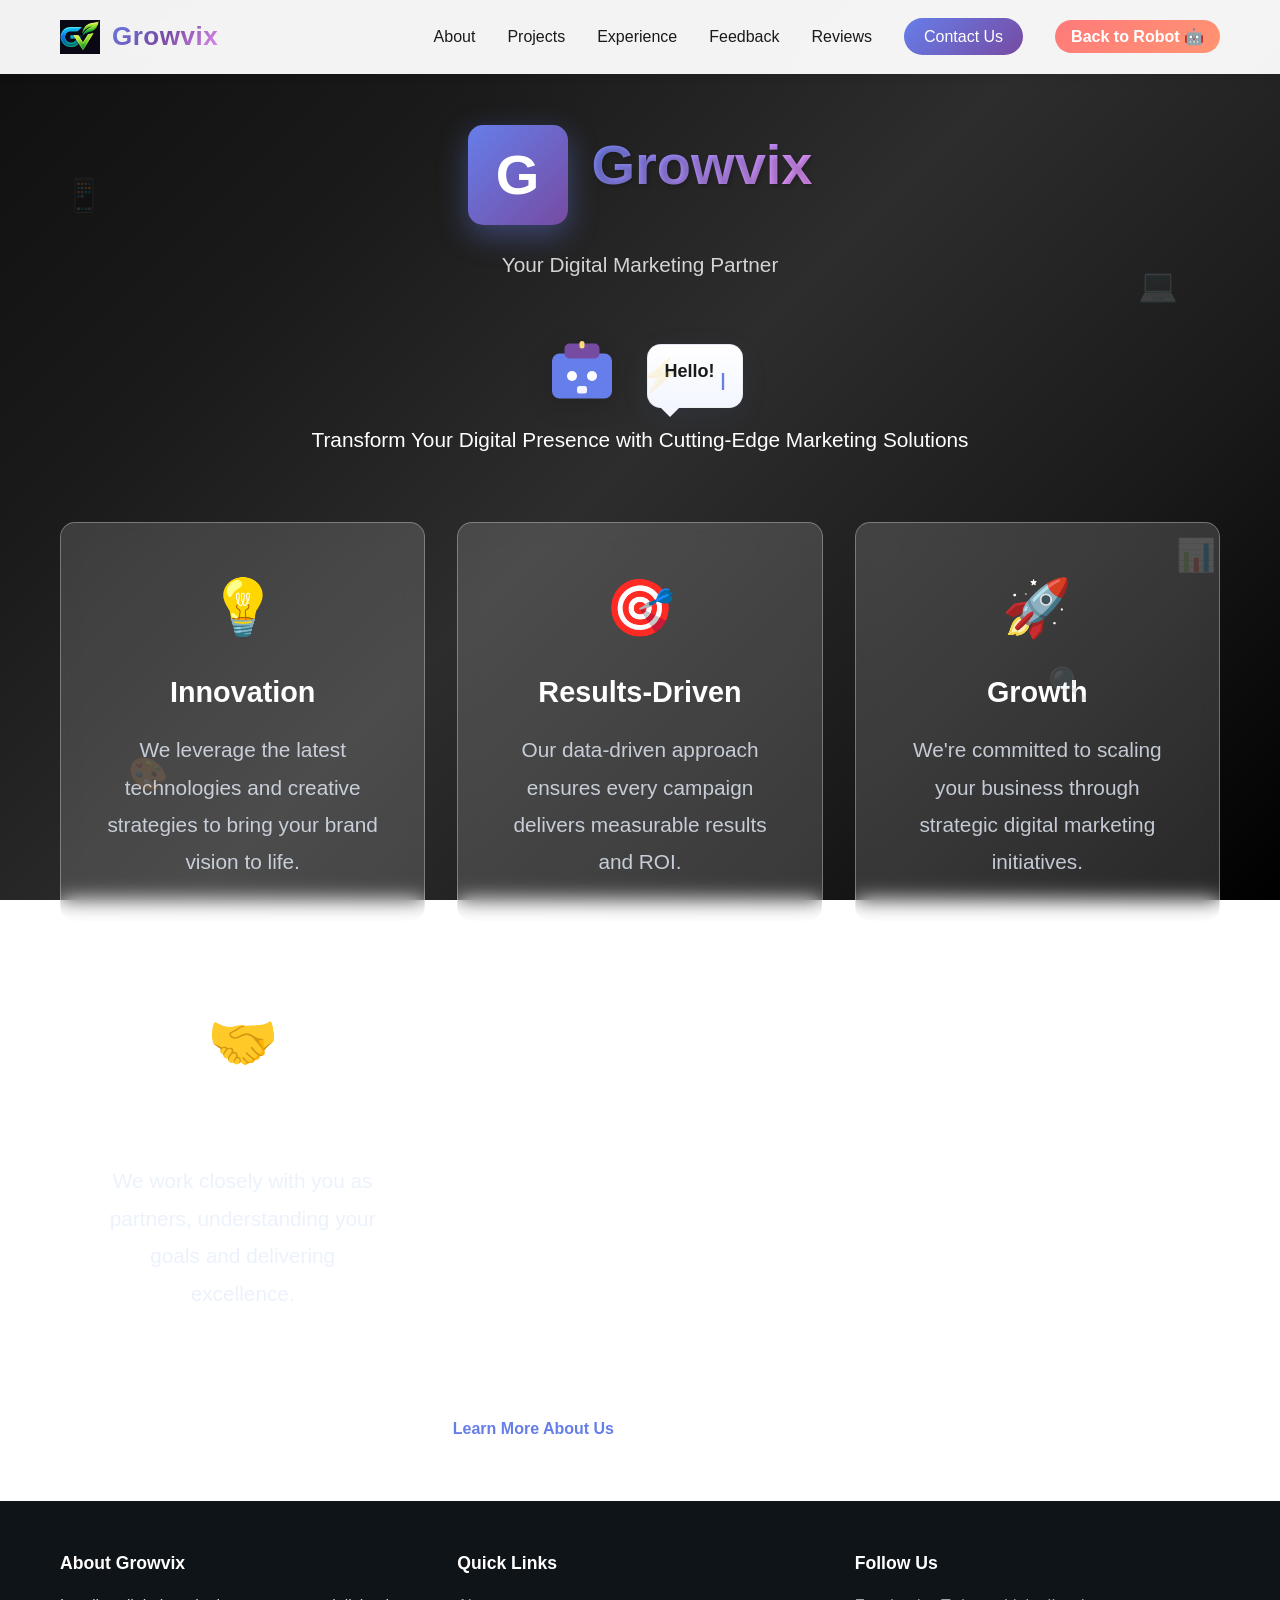
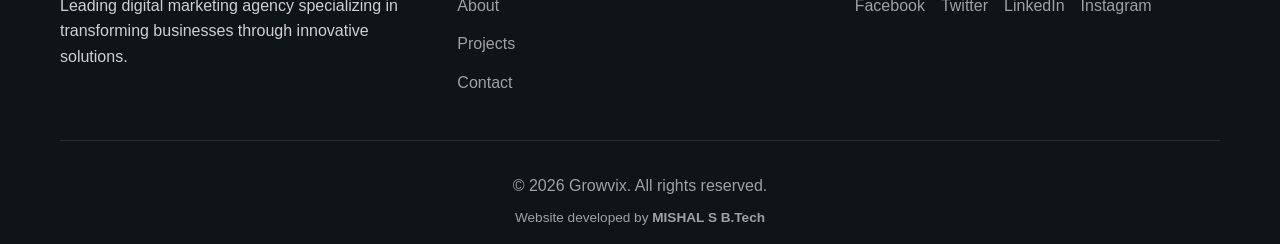
<file: index.html>
<!DOCTYPE html>
<html lang="en">
<head>
    <meta charset="UTF-8">
    <meta name="viewport" content="width=device-width, initial-scale=1.0">
    <title>Home - Growvix</title>
    <link rel="stylesheet" href="style.css?v=3">
    <style>
        .home-page {
            background: linear-gradient(135deg, #0f0f0f 0%, #1a1a1a 25%, #2d2d2d 50%, #1a1a1a 75%, #000000 100%);
            background-attachment: fixed;
            min-height: 100vh;
            padding-top: 80px;
            color: white;
        }

        .home-page-content {
            max-width: 1200px;
            margin: 0 auto;
            padding: 40px 20px;
            text-align: center;
        }

        .home-page-content h1 {
            font-size: 3.5rem;
            margin-bottom: 20px;
            text-shadow: 2px 2px 4px rgba(0, 0, 0, 0.2);
        }

        .logo-section {
            margin-bottom: 3rem;
            animation: fadeInDown 0.8s ease;
        }

        .growvix-logo {
            display: flex;
            align-items: center;
            justify-content: center;
            gap: 1.5rem;
            margin-bottom: 1rem;
        }

        .logo-box {
            width: 100px;
            height: 100px;
            background: linear-gradient(135deg, #667eea, #764ba2);
            border-radius: 15px;
            display: flex;
            align-items: center;
            justify-content: center;
            box-shadow: 0 10px 30px rgba(102, 126, 234, 0.4);
            animation: bounce 2s infinite;
        }

        .logo-p {
            font-size: 3.5rem;
            font-weight: 900;
            color: white;
        }

        .logo-text {
            font-size: 2.5rem;
            background: linear-gradient(135deg, #667eea, #f093fb);
            -webkit-background-clip: text;
            -webkit-text-fill-color: transparent;
            background-clip: text;
            font-weight: 800;
            margin: 0;
        }

        .tagline {
            font-size: 1.1rem;
            color: rgba(255, 255, 255, 0.8);
            margin-top: 0.5rem !important;
        }

        @keyframes bounce {
            0%, 100% {
                transform: translateY(0);
            }
            50% {
                transform: translateY(-10px);
            }
        }

        .home-page-content p {
            font-size: 1.3rem;
            margin-bottom: 30px;
            line-height: 1.8;
            max-width: 800px;
            margin-left: auto;
            margin-right: auto;
        }

        .home-highlights {
            display: grid;
            grid-template-columns: repeat(auto-fit, minmax(280px, 1fr));
            gap: 2rem;
            margin-top: 4rem;
        }

        .highlight-box {
            background: rgba(255, 255, 255, 0.15);
            backdrop-filter: blur(10px);
            padding: 2.5rem;
            border-radius: 15px;
            border: 1px solid rgba(255, 255, 255, 0.3);
            transition: all 0.3s ease;
            position: relative;
            overflow: hidden;
        }

        .highlight-box::before {
            content: '';
            position: absolute;
            top: -50%;
            right: -50%;
            width: 200px;
            height: 200px;
            background: rgba(255, 255, 255, 0.1);
            border-radius: 50%;
            pointer-events: none;
        }

        .highlight-box:hover {
            background: rgba(255, 255, 255, 0.25);
            transform: translateY(-10px);
        }

        .highlight-icon {
            font-size: 3.5rem;
            margin-bottom: 1rem;
            display: inline-block;
            animation: float 3s ease-in-out infinite;
        }

        .highlight-box:nth-child(2) .highlight-icon {
            animation-delay: 0.5s;
        }

        .highlight-box:nth-child(3) .highlight-icon {
            animation-delay: 1s;
        }

        .highlight-box:nth-child(4) .highlight-icon {
            animation-delay: 1.5s;
        }

        .highlight-box h3 {
            font-size: 1.8rem;
            margin-bottom: 1rem;
            color: #fff;
        }

        .highlight-box p {
            margin: 0;
            opacity: 0.95;
            color: rgba(230, 238, 252, 0.85);
        }

        .cta-buttons {
            margin-top: 3rem;
            display: flex;
            gap: 1rem;
            justify-content: center;
            flex-wrap: wrap;
        }

        .btn-white {
            background: white;
            color: #667eea;
            padding: 15px 40px;
            border-radius: 30px;
            font-weight: 700;
            text-decoration: none;
            border: none;
            cursor: pointer;
            transition: all 0.3s ease;
            font-size: 1rem;
        }

        .btn-white:hover {
            transform: translateY(-3px);
            box-shadow: 0 10px 25px rgba(0, 0, 0, 0.2);
        }

        .btn-outline {
            background: transparent;
            color: white;
            padding: 15px 40px;
            border-radius: 30px;
            font-weight: 700;
            text-decoration: none;
            border: 2px solid white;
            cursor: pointer;
            transition: all 0.3s ease;
            font-size: 1rem;
        }

        .btn-outline:hover {
            background: white;
            color: #667eea;
        }

        .floating-elements {
            position: fixed;
            width: 100%;
            height: 100%;
            top: 80px;
            left: 0;
            pointer-events: none;
            z-index: 0;
        }

        .element {
            position: absolute;
            font-size: 2rem;
            opacity: 0.15;
            animation: float 6s ease-in-out infinite;
        }

        .element1 {
            top: 10%;
            left: 5%;
            animation-delay: 0s;
        }

        .element2 {
            top: 20%;
            right: 8%;
            animation-delay: 1s;
        }

        .element3 {
            bottom: 20%;
            left: 10%;
            animation-delay: 2s;
        }

        .element4 {
            top: 50%;
            right: 5%;
            animation-delay: 1.5s;
        }

        .element5 {
            bottom: 30%;
            right: 15%;
            animation-delay: 0.5s;
        }

        .element6 {
            top: 30%;
            left: 50%;
            animation-delay: 2.5s;
        }

        .home-page-content {
            position: relative;
            z-index: 1;
        }

        /* ========== MOBILE RESPONSIVE ========== */
        @media (max-width: 768px) {
            .home-page-content h1 {
                font-size: 2rem;
                margin-bottom: 15px;
            }

            .logo-box {
                width: 80px;
                height: 80px;
            }

            .logo-p {
                font-size: 2.5rem;
            }

            .logo-text {
                font-size: 1.8rem;
            }

            .tagline {
                font-size: 1rem;
            }

            .home-page-content p {
                font-size: 1rem;
            }

            .highlight-box h3 {
                font-size: 1.3rem;
            }

            .cta-buttons {
                flex-direction: column;
                gap: 1rem;
            }

            .btn-white,
            .btn-outline {
                width: 100%;
                padding: 12px 25px;
            }

            .element {
                font-size: 1.5rem;
                opacity: 0.08;
            }

            .growvix-logo {
                flex-direction: column;
                gap: 1rem;
            }
        }

        @media (max-width: 480px) {
            .home-page {
                padding-top: 70px;
            }

            .home-page-content h1 {
                font-size: 1.5rem;
                margin-bottom: 10px;
            }

            .logo-box {
                width: 70px;
                height: 70px;
            }

            .logo-p {
                font-size: 2rem;
            }

            .logo-text {
                font-size: 1.4rem;
            }

            .home-page-content p {
                font-size: 0.95rem;
            }

            .home-highlights {
                gap: 1rem;
                margin-top: 2rem;
            }

            .highlight-box {
                padding: 1.5rem;
            }

            .highlight-icon {
                font-size: 2.5rem;
            }

            .highlight-box h3 {
                font-size: 1.1rem;
                margin-bottom: 0.8rem;
            }

            .highlight-box p {
                font-size: 0.9rem;
            }

            .btn-white,
            .btn-outline {
                padding: 10px 20px;
                font-size: 0.9rem;
            }

            .element {
                font-size: 1.2rem;
            }
        }
    </style>
</head>
<body>
    <!-- Loading Bar -->
    <div class="loading-container">
        <div class="loading-bar">
            <div class="loading-progress"></div>
        </div>
        <div class="loading-text">
            <span class="loading-percentage">0</span>%
        </div>
    </div>

    <!-- Navigation Bar -->
    <nav class="navbar">
        <div class="nav-container">
            <div class="logo">
                <div class="logo-icon image-only">
                    <img src="growvix-logo.png" alt="Growvix logo" class="logo-img">
                </div>
                <h2>Growvix</h2>
            </div>
            <ul class="nav-links">
                
                <li><a href="about.html" class="nav-link">About</a></li>
                <li><a href="projects.html" class="nav-link">Projects</a></li>
                <li><a href="experience.html" class="nav-link">Experience</a></li>
                <li><a href="feedback.html" class="nav-link">Feedback</a></li>
                <li><a href="reviews.html" class="nav-link">Reviews</a></li>
                <li><a href="contact.html" class="nav-link cta-btn">Contact Us</a></li>
                <li><a href="index.html#robotWelcome" class="nav-link exit-btn">Back to Robot 🤖</a></li>
            </ul>
            <div class="hamburger">
                <span></span>
                <span></span>
                <span></span>
            </div>
        </div>
    </nav>

    <div class="home-page">
        <div class="home-page-content">
            <div class="logo-section">
                    <div class="growvix-logo">
                    <div class="logo-box">
                        <span class="logo-p">G</span>
                    </div>
                    <h1 class="logo-text">Growvix</h1>
                </div>
                <p class="tagline">Your Digital Marketing Partner</p>
            </div>

            <div class="robot-wrapper center">
                <div class="robot" aria-hidden="true">
                    <!-- Simple cute robot SVG -->
                    <svg viewBox="0 0 64 64" xmlns="http://www.w3.org/2000/svg" role="img" aria-label="robot">
                        <rect x="8" y="14" width="48" height="36" rx="6" fill="#667eea" />
                        <rect x="18" y="6" width="28" height="12" rx="4" fill="#764ba2" />
                        <circle cx="24" cy="32" r="4" fill="#fff" />
                        <circle cx="40" cy="32" r="4" fill="#fff" />
                        <rect x="28" y="40" width="8" height="6" rx="2" fill="#f3f6ff" />
                        <rect x="30" y="4" width="4" height="6" rx="2" fill="#ffda7b" />
                    </svg>
                </div>
                <div class="speech-bubble" role="status">
                    <span class="robot-text" id="robotText"></span><span class="robot-cursor" id="robotCursor">|</span>
                </div>
            </div>

            <p>Transform Your Digital Presence with Cutting-Edge Marketing Solutions</p>
            
            <div class="home-highlights">
                <div class="highlight-box">
                    <div class="highlight-icon">💡</div>
                    <h3>Innovation</h3>
                    <p>We leverage the latest technologies and creative strategies to bring your brand vision to life.</p>
                </div>
                <div class="highlight-box">
                    <div class="highlight-icon">🎯</div>
                    <h3>Results-Driven</h3>
                    <p>Our data-driven approach ensures every campaign delivers measurable results and ROI.</p>
                </div>
                <div class="highlight-box">
                    <div class="highlight-icon">🚀</div>
                    <h3>Growth</h3>
                    <p>We're committed to scaling your business through strategic digital marketing initiatives.</p>
                </div>
                <div class="highlight-box">
                    <div class="highlight-icon">🤝</div>
                    <h3>Partnership</h3>
                    <p>We work closely with you as partners, understanding your goals and delivering excellence.</p>
                </div>
            </div>

            <div class="cta-buttons">
                <a href="about.html" class="btn-white">Learn More About Us</a>
                <a href="projects.html" class="btn-outline">View Our Work</a>
            </div>

            <div class="floating-elements">
                <div class="element element1">📱</div>
                <div class="element element2">💻</div>
                <div class="element element3">🎨</div>
                <div class="element element4">📊</div>
                <div class="element element5">🔍</div>
                <div class="element element6">⚡</div>
            </div>
        </div>
    </div>

    <!-- Footer -->
    <footer class="footer">
        <div class="container">
            <div class="footer-content">
                <div class="footer-section">
                    <h4>About Growvix</h4>
                    <p>Leading digital marketing agency specializing in transforming businesses through innovative solutions.</p>
                </div>
                <div class="footer-section">
                    <h4>Quick Links</h4>
                    <ul>
                        <li><a href="about.html">About</a></li>
                        <li><a href="projects.html">Projects</a></li>
                        <li><a href="contact.html">Contact</a></li>
                    </ul>
                </div>
                <div class="footer-section">
                    <h4>Follow Us</h4>
                    <div class="social-links">
                        <a href="#">Facebook</a>
                        <a href="#">Twitter</a>
                        <a href="#">LinkedIn</a>
                        <a href="#">Instagram</a>
                    </div>
                </div>
            </div>
            <div class="footer-bottom">
                <p>&copy; 2026 Growvix. All rights reserved.</p>
                <p style="font-size: 0.85rem; margin-top: 8px; color: rgba(255,255,255,0.6);">Website developed by <strong>MISHAL S B.Tech</strong></p>
            </div>
        </div>
    </footer>

    <script src="script.js"></script>
</body>
</html>
</file>
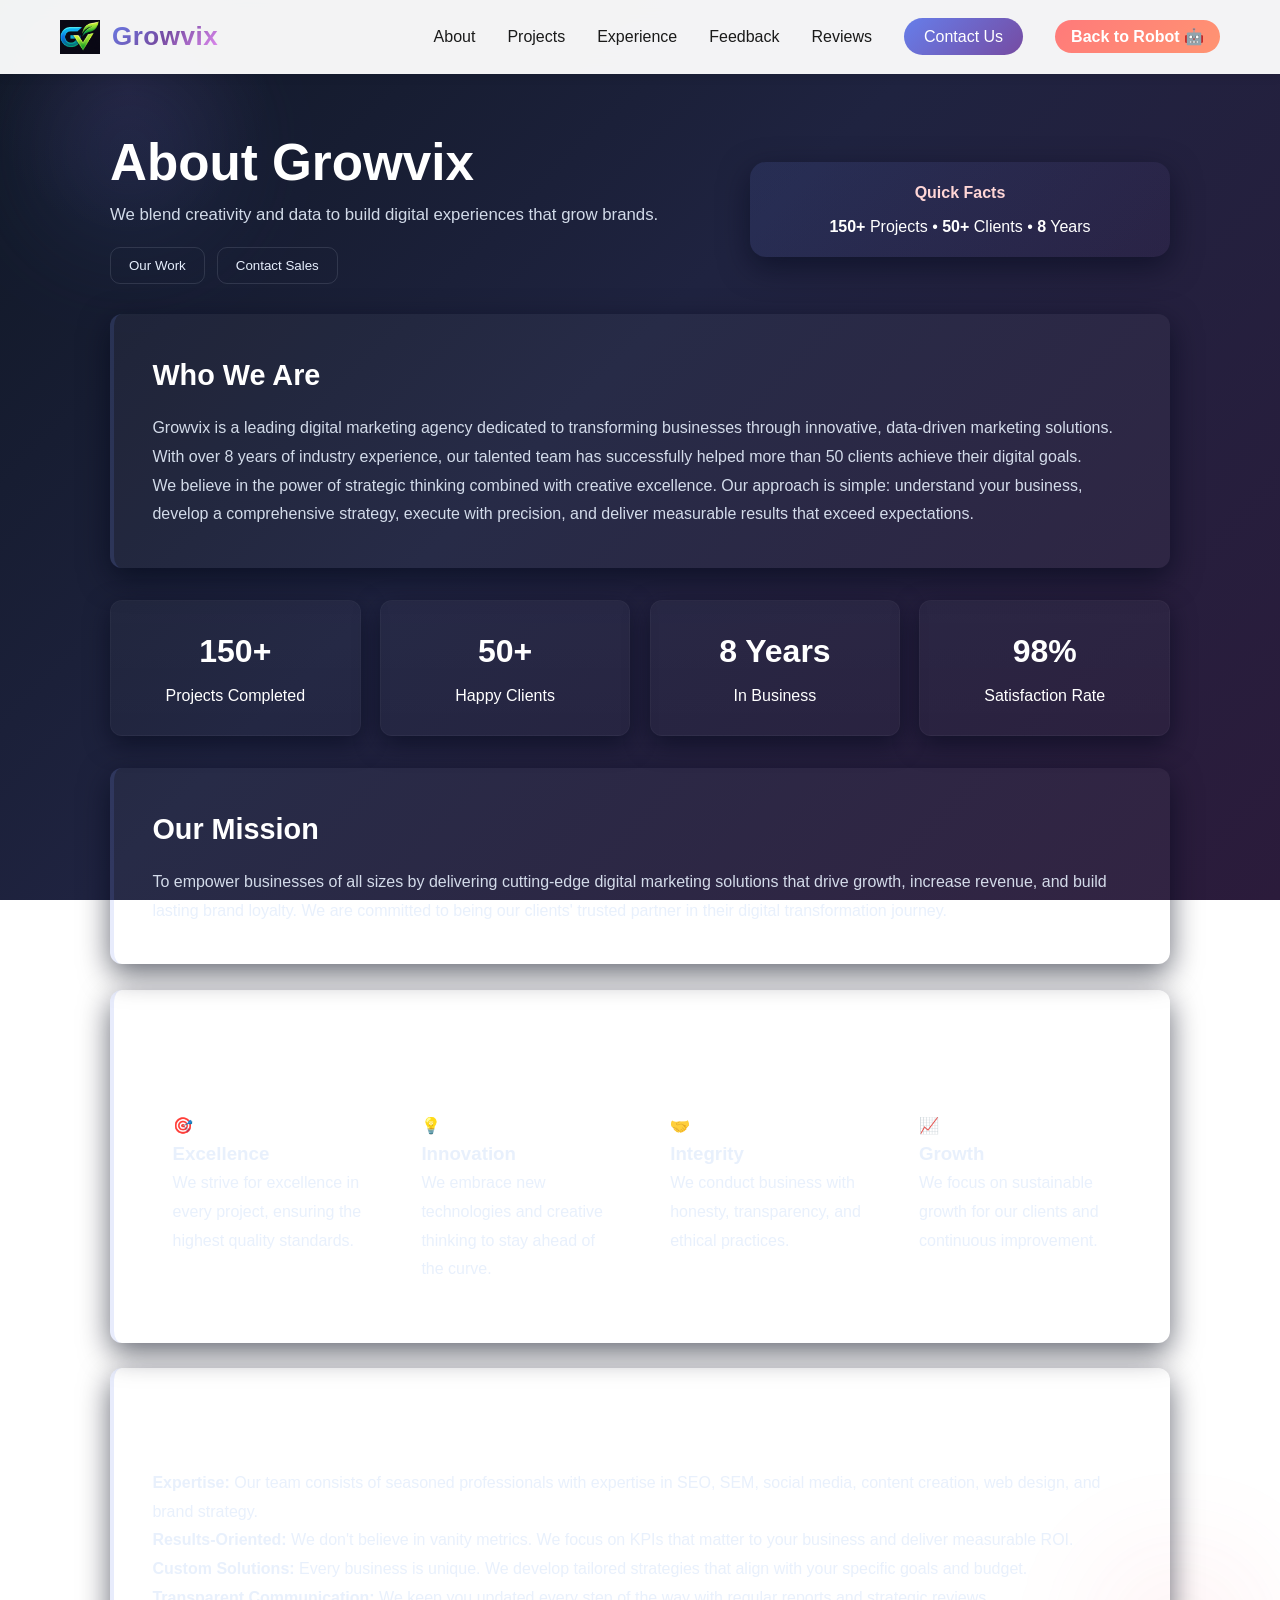
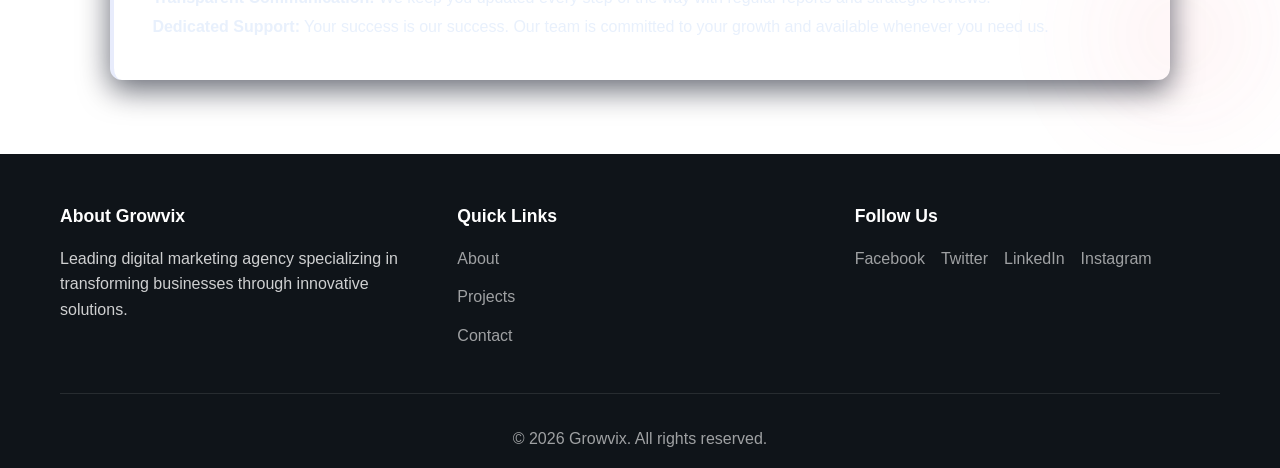
<file: about.html>
<!DOCTYPE html>
<html lang="en">
<head>
    <meta charset="UTF-8">
    <meta name="viewport" content="width=device-width, initial-scale=1.0">
    <title>About Us - Growvix</title>
    <link rel="stylesheet" href="style.css">
    <style>
        /* Rich hero + about styles */
        .about-page {
            background: radial-gradient(circle at 10% 10%, rgba(118,75,162,0.12), transparent 10%),
                        linear-gradient(135deg, #0f1724 0%, #1f2340 45%, #2b1b3b 100%);
            background-attachment: fixed;
            min-height: 100vh;
            padding-top: 88px;
            color: #e6eefc;
            position: relative;
            overflow: hidden;
        }

        /* decorative blur shapes */
        .about-page::before,
        .about-page::after {
            content: '';
            position: absolute;
            border-radius: 50%;
            filter: blur(60px);
            opacity: 0.6;
            z-index: 0;
        }

        .about-page::before {
            width: 420px;
            height: 420px;
            left: -80px;
            top: -60px;
            background: radial-gradient(circle, rgba(102,126,234,0.35), transparent 40%);
        }

        .about-page::after {
            width: 360px;
            height: 360px;
            right: -80px;
            bottom: -60px;
            background: radial-gradient(circle, rgba(245,87,108,0.25), transparent 40%);
        }

        .about-page-content {
            max-width: 1100px;
            margin: 0 auto;
            padding: 48px 20px;
            position: relative;
            z-index: 2;
        }

        .about-hero {
            display: grid;
            grid-template-columns: 1fr 420px;
            gap: 30px;
            align-items: center;
            margin-bottom: 30px;
        }

        .hero-copy h1 {
            font-size: 3.2rem;
            margin: 0 0 12px 0;
            color: #ffffff;
            line-height: 1.05;
        }

        .hero-copy p {
            color: rgba(230,238,252,0.9);
            font-size: 1.05rem;
            margin-bottom: 18px;
        }

        .hero-cta {
            display: flex;
            gap: 12px;
        }

        .btn-ghost {
            background: transparent;
            color: #e6eefc;
            border: 1px solid rgba(230,238,252,0.12);
            padding: 10px 18px;
            border-radius: 10px;
            cursor: pointer;
        }

        .hero-widget {
            background: linear-gradient(135deg, rgba(102,126,234,0.12), rgba(118,75,162,0.08));
            padding: 18px;
            border-radius: 16px;
            text-align: center;
            box-shadow: 0 10px 30px rgba(2,6,23,0.5);
            color: #fff;
        }

        .hero-widget h4 { margin: 0 0 8px 0; color: #ffd6d6 }

        .about-section {
            background: rgba(255,255,255,0.04);
            padding: 2.4rem;
            border-radius: 12px;
            margin-bottom: 1.6rem;
            box-shadow: 0 10px 30px rgba(2,6,23,0.6);
            border-left: 4px solid rgba(102,126,234,0.15);
        }

        .about-section h2 {
            color: #fff;
            margin-bottom: 1rem;
            font-size: 1.8rem;
        }

        .about-section p { color: rgba(230,238,252,0.9); line-height:1.8 }

        .about-stats-grid {
            display: grid;
            grid-template-columns: repeat(auto-fit, minmax(220px, 1fr));
            gap: 1.2rem;
            margin: 2rem 0;
        }

        .stat-card {
            background: linear-gradient(180deg, rgba(255,255,255,0.03), rgba(255,255,255,0.02));
            color: #fff;
            padding: 1.6rem;
            border-radius: 12px;
            text-align: center;
            box-shadow: 0 8px 24px rgba(2,6,23,0.55);
            transition: transform 0.3s ease, box-shadow 0.3s ease;
            border: 1px solid rgba(255,255,255,0.03);
        }

        .stat-card:hover { transform: translateY(-8px); box-shadow: 0 18px 40px rgba(2,6,23,0.6); }

        .stat-card h3 { font-size: 2rem; margin-bottom: 6px }

        .values-grid { display: grid; grid-template-columns: repeat(auto-fit, minmax(220px,1fr)); gap:1rem; margin-top:1.2rem }

        .value-card { background: rgba(255,255,255,0.02); border-radius:10px; padding:1.2rem; color: rgba(230,238,252,0.9); border:1px solid rgba(255,255,255,0.03) }

        @media (max-width: 900px) {
            .about-hero { grid-template-columns: 1fr; text-align: center }
            .hero-cta { justify-content: center }
        }

        @media (max-width: 480px) {
            .hero-copy h1 { font-size: 1.6rem }
            .about-page { padding-top: 70px }
        }
    </style>
</head>
<body>
    <!-- Loading Bar -->
    <div class="loading-container">
        <div class="loading-bar">
            <div class="loading-progress"></div>
        </div>
        <div class="loading-text">
            <span class="loading-percentage">0</span>%
        </div>
    </div>

    <!-- Navigation Bar -->
    <nav class="navbar">
        <div class="nav-container">
            <div class="logo">
                <div class="logo-icon image-only">
                    <img src="growvix-logo.png" alt="Growvix logo" class="logo-img">
                </div>
                <h2>Growvix</h2>
            </div>
            <ul class="nav-links">
                
                <li><a href="about.html" class="nav-link">About</a></li>
                <li><a href="projects.html" class="nav-link">Projects</a></li>
                <li><a href="experience.html" class="nav-link">Experience</a></li>
                <li><a href="feedback.html" class="nav-link">Feedback</a></li>
                <li><a href="reviews.html" class="nav-link">Reviews</a></li>
                <li><a href="contact.html" class="nav-link cta-btn">Contact Us</a></li>
                <li><a href="home.html#robotWelcome" class="nav-link exit-btn">Back to Robot 🤖</a></li>
            </ul>
            <div class="hamburger">
                <span></span>
                <span></span>
                <span></span>
            </div>
        </div>
    </nav>

    <div class="about-page">
        <div class="about-page-content">
            <div class="about-hero">
                <div class="hero-copy">
                    <h1>About Growvix</h1>
                    <p>We blend creativity and data to build digital experiences that grow brands.</p>
                    <div class="hero-cta">
                        <button class="btn-ghost">Our Work</button>
                        <button class="btn-ghost">Contact Sales</button>
                    </div>
                </div>
                <div class="hero-widget">
                    <h4>Quick Facts</h4>
                    <p><strong>150+</strong> Projects • <strong>50+</strong> Clients • <strong>8</strong> Years</p>
                </div>
            </div>

            <div class="about-section">
                <h2>Who We Are</h2>
                <p>Growvix is a leading digital marketing agency dedicated to transforming businesses through innovative, data-driven marketing solutions. With over 8 years of industry experience, our talented team has successfully helped more than 50 clients achieve their digital goals.</p>
                <p>We believe in the power of strategic thinking combined with creative excellence. Our approach is simple: understand your business, develop a comprehensive strategy, execute with precision, and deliver measurable results that exceed expectations.</p>
            </div>

            <div class="about-stats-grid">
                <div class="stat-card">
                    <h3>150+</h3>
                    <p>Projects Completed</p>
                </div>
                <div class="stat-card">
                    <h3>50+</h3>
                    <p>Happy Clients</p>
                </div>
                <div class="stat-card">
                    <h3>8 Years</h3>
                    <p>In Business</p>
                </div>
                <div class="stat-card">
                    <h3>98%</h3>
                    <p>Satisfaction Rate</p>
                </div>
            </div>

            <div class="about-section">
                <h2>Our Mission</h2>
                <p>To empower businesses of all sizes by delivering cutting-edge digital marketing solutions that drive growth, increase revenue, and build lasting brand loyalty. We are committed to being our clients' trusted partner in their digital transformation journey.</p>
            </div>

            <div class="about-section">
                <h2>Our Core Values</h2>
                <div class="values-grid">
                    <div class="value-card">
                        <div class="value-icon">🎯</div>
                        <h3>Excellence</h3>
                        <p>We strive for excellence in every project, ensuring the highest quality standards.</p>
                    </div>
                    <div class="value-card">
                        <div class="value-icon">💡</div>
                        <h3>Innovation</h3>
                        <p>We embrace new technologies and creative thinking to stay ahead of the curve.</p>
                    </div>
                    <div class="value-card">
                        <div class="value-icon">🤝</div>
                        <h3>Integrity</h3>
                        <p>We conduct business with honesty, transparency, and ethical practices.</p>
                    </div>
                    <div class="value-card">
                        <div class="value-icon">📈</div>
                        <h3>Growth</h3>
                        <p>We focus on sustainable growth for our clients and continuous improvement.</p>
                    </div>
                </div>
            </div>

            <div class="about-section">
                <h2>Why Choose Growvix?</h2>
                <p><strong>Expertise:</strong> Our team consists of seasoned professionals with expertise in SEO, SEM, social media, content creation, web design, and brand strategy.</p>
                <p><strong>Results-Oriented:</strong> We don't believe in vanity metrics. We focus on KPIs that matter to your business and deliver measurable ROI.</p>
                <p><strong>Custom Solutions:</strong> Every business is unique. We develop tailored strategies that align with your specific goals and budget.</p>
                <p><strong>Transparent Communication:</strong> We keep you updated every step of the way with regular reports and strategic reviews.</p>
                <p><strong>Dedicated Support:</strong> Your success is our success. Our team is committed to your growth and available whenever you need us.</p>
            </div>
        </div>
    </div>

    <!-- Footer -->
    <footer class="footer">
        <div class="container">
            <div class="footer-content">
                <div class="footer-section">
                    <h4>About Growvix</h4>
                    <p>Leading digital marketing agency specializing in transforming businesses through innovative solutions.</p>
                </div>
                <div class="footer-section">
                    <h4>Quick Links</h4>
                    <ul>
                        <li><a href="about.html">About</a></li>
                        <li><a href="projects.html">Projects</a></li>
                        <li><a href="contact.html">Contact</a></li>
                    </ul>
                </div>
                <div class="footer-section">
                    <h4>Follow Us</h4>
                    <div class="social-links">
                        <a href="#">Facebook</a>
                        <a href="#">Twitter</a>
                        <a href="#">LinkedIn</a>
                        <a href="#">Instagram</a>
                    </div>
                </div>
            </div>
            <div class="footer-bottom">
                <p>&copy; 2026 Growvix. All rights reserved.</p>
            </div>
        </div>
    </footer>

    <script src="script.js"></script>
</body>
</html>
</file>
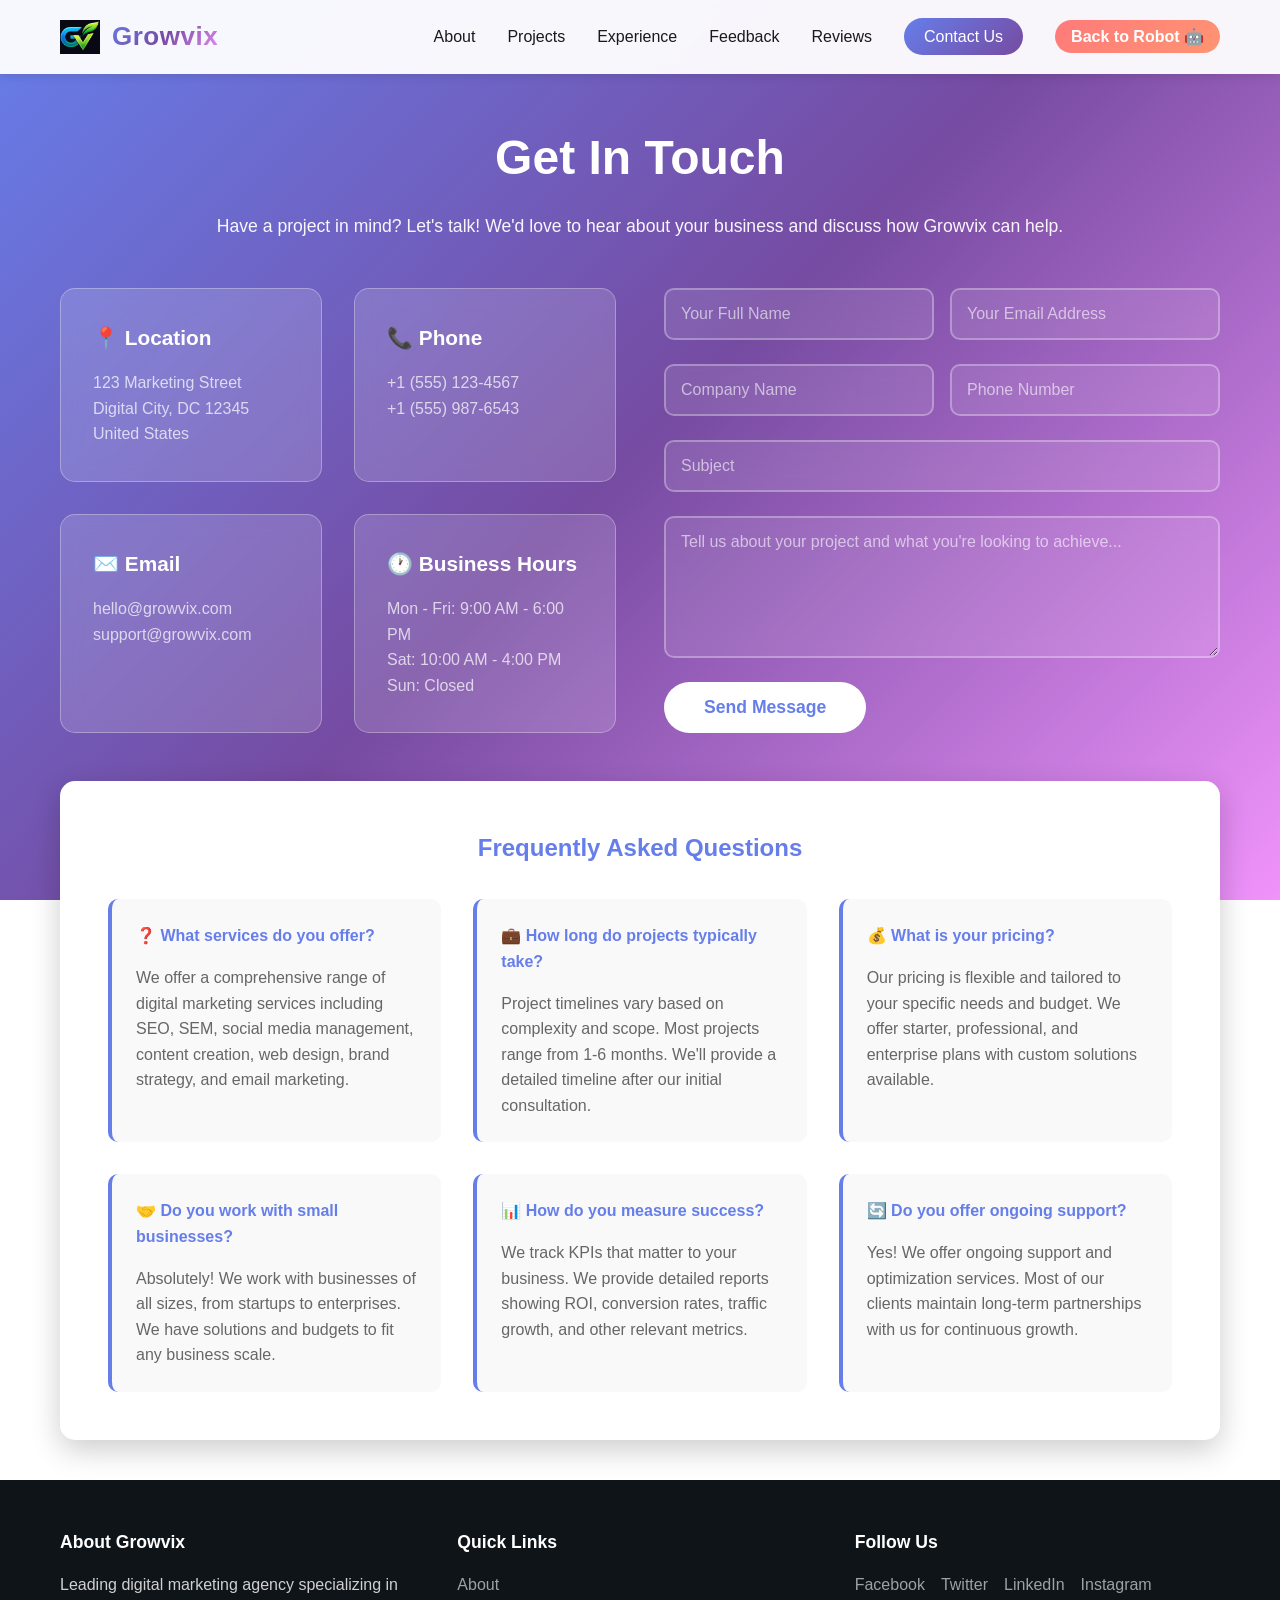
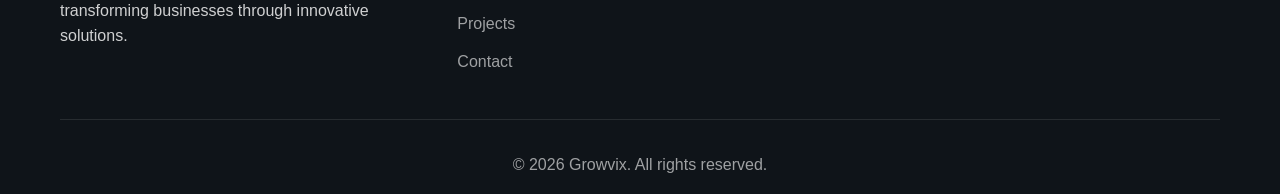
<file: contact.html>
<!DOCTYPE html>
<html lang="en">
<head>
    <meta charset="UTF-8">
    <meta name="viewport" content="width=device-width, initial-scale=1.0">
    <title>Contact Us - Growvix</title>
    <link rel="stylesheet" href="style.css">
    <style>
        .contact-page {
            background: linear-gradient(135deg, #667eea 0%, #764ba2 50%, #f093fb 100%);
            background-attachment: fixed;
            min-height: 100vh;
            padding-top: 80px;
            color: white;
        }

        .contact-page-content {
            max-width: 1200px;
            margin: 0 auto;
            padding: 40px 20px;
        }

        .contact-page-content h1 {
            font-size: 3rem;
            margin-bottom: 15px;
            text-align: center;
        }

        .contact-intro {
            text-align: center;
            margin-bottom: 3rem;
            font-size: 1.1rem;
            opacity: 0.95;
        }

        .contact-main {
            display: grid;
            grid-template-columns: 1fr 1fr;
            gap: 3rem;
            margin-bottom: 3rem;
        }

        .contact-info {
            display: grid;
            grid-template-columns: 1fr 1fr;
            gap: 2rem;
        }

        .info-box {
            background: rgba(255, 255, 255, 0.15);
            backdrop-filter: blur(10px);
            padding: 2rem;
            border-radius: 15px;
            border: 1px solid rgba(255, 255, 255, 0.3);
            transition: all 0.3s ease;
        }

        .info-box:hover {
            background: rgba(255, 255, 255, 0.25);
            transform: translateY(-5px);
        }

        .info-box h3 {
            font-size: 1.3rem;
            margin-bottom: 1rem;
        }

        .info-box p {
            margin: 0;
            opacity: 0.9;
            line-height: 1.6;
        }

        .contact-form {
            display: flex;
            flex-direction: column;
            gap: 1.5rem;
        }

        .form-group {
            display: grid;
            grid-template-columns: 1fr 1fr;
            gap: 1rem;
        }

        .form-group.full {
            grid-template-columns: 1fr;
        }

        .contact-form input,
        .contact-form textarea {
            padding: 15px;
            border: 2px solid rgba(255, 255, 255, 0.3);
            background: rgba(255, 255, 255, 0.1);
            color: white;
            border-radius: 10px;
            font-family: inherit;
            font-size: 1rem;
            transition: all 0.3s ease;
            backdrop-filter: blur(10px);
        }

        .contact-form input::placeholder,
        .contact-form textarea::placeholder {
            color: rgba(255, 255, 255, 0.6);
        }

        .contact-form input:focus,
        .contact-form textarea:focus {
            outline: none;
            border-color: white;
            background: rgba(255, 255, 255, 0.2);
        }

        .form-submit {
            background: white;
            color: #667eea;
            padding: 15px 40px;
            border: none;
            border-radius: 30px;
            font-weight: 700;
            cursor: pointer;
            font-size: 1.1rem;
            transition: all 0.3s ease;
            align-self: flex-start;
        }

        .form-submit:hover {
            transform: translateY(-3px);
            box-shadow: 0 10px 25px rgba(0, 0, 0, 0.2);
        }

        .faq-section {
            background: white;
            color: #333;
            padding: 3rem;
            border-radius: 15px;
            box-shadow: 0 10px 30px rgba(0, 0, 0, 0.2);
        }

        .faq-section h2 {
            color: #667eea;
            margin-bottom: 2rem;
            text-align: center;
        }

        .faq-grid {
            display: grid;
            grid-template-columns: repeat(auto-fit, minmax(300px, 1fr));
            gap: 2rem;
        }

        .faq-item {
            padding: 1.5rem;
            background: #f9f9f9;
            border-radius: 10px;
            border-left: 4px solid #667eea;
        }

        .faq-item h4 {
            color: #667eea;
            margin-bottom: 1rem;
            cursor: pointer;
        }

        .faq-item p {
            color: #666;
            line-height: 1.6;
            margin: 0;
        }

        .response-message {
            text-align: center;
            padding: 1.5rem;
            background: rgba(255, 255, 255, 0.2);
            border-radius: 10px;
            margin-top: 1rem;
            display: none;
        }

        .response-message.show {
            display: block;
        }

        /* ========== MOBILE RESPONSIVE ========== */
        @media (max-width: 768px) {
            .contact-page-content h1 {
                font-size: 2rem;
            }

            .contact-intro {
                font-size: 1rem;
            }

            .contact-main {
                grid-template-columns: 1fr;
            }

            .contact-info {
                grid-template-columns: 1fr;
            }

            .contact-form {
                gap: 1.2rem;
            }

            .form-group {
                grid-template-columns: 1fr;
            }

            .faq-section {
                padding: 2rem;
            }

            .faq-grid {
                grid-template-columns: 1fr;
            }
        }

        @media (max-width: 480px) {
            .contact-page {
                padding-top: 70px;
            }

            .contact-page-content h1 {
                font-size: 1.5rem;
            }

            .contact-intro {
                font-size: 0.95rem;
            }

            .contact-main {
                gap: 2rem;
            }

            .info-box {
                padding: 1.5rem;
            }

            .info-box h3 {
                font-size: 1.1rem;
            }

            .info-box p {
                font-size: 0.9rem;
            }

            .contact-form {
                gap: 1rem;
            }

            .contact-form input,
            .contact-form textarea {
                padding: 12px;
                font-size: 1rem;
            }

            .form-group {
                grid-template-columns: 1fr;
                gap: 0.8rem;
            }

            .form-submit {
                width: 100%;
                padding: 12px 20px;
                font-size: 1rem;
            }

            .response-message {
                padding: 1rem;
                font-size: 0.95rem;
            }

            .faq-section {
                padding: 1.5rem;
            }

            .faq-section h2 {
                font-size: 1.3rem;
            }

            .faq-grid {
                gap: 1.2rem;
            }

            .faq-item {
                padding: 1.2rem;
            }

            .faq-item h4 {
                font-size: 1rem;
                margin-bottom: 0.8rem;
            }

            .faq-item p {
                font-size: 0.9rem;
            }
        }

        @media (max-width: 768px) {
            .contact-main {
                grid-template-columns: 1fr;
            }

            .contact-info {
                grid-template-columns: 1fr;
            }

            .form-group {
                grid-template-columns: 1fr;
            }
        }
    </style>
</head>
<body>
    <!-- Loading Bar -->
    <div class="loading-container">
        <div class="loading-bar">
            <div class="loading-progress"></div>
        </div>
        <div class="loading-text">
            <span class="loading-percentage">0</span>%
        </div>
    </div>

    <!-- Navigation Bar -->
    <nav class="navbar">
        <div class="nav-container">
            <div class="logo">
                <div class="logo-icon image-only">
                    <img src="growvix-logo.png" alt="Growvix logo" class="logo-img">
                </div>
                <h2>Growvix</h2>
            </div>
            <ul class="nav-links">
                
                <li><a href="about.html" class="nav-link">About</a></li>
                <li><a href="projects.html" class="nav-link">Projects</a></li>
                <li><a href="experience.html" class="nav-link">Experience</a></li>
                <li><a href="feedback.html" class="nav-link">Feedback</a></li>
                <li><a href="reviews.html" class="nav-link">Reviews</a></li>
                <li><a href="contact.html" class="nav-link cta-btn">Contact Us</a></li>
                <li><a href="home.html#robotWelcome" class="nav-link exit-btn">Back to Robot 🤖</a></li>
            </ul>
            <div class="hamburger">
                <span></span>
                <span></span>
                <span></span>
            </div>
        </div>
    </nav>

    <div class="contact-page">
        <div class="contact-page-content">
            <h1>Get In Touch</h1>
            <div class="contact-intro">
                <p>Have a project in mind? Let's talk! We'd love to hear about your business and discuss how Growvix can help.</p>
            </div>

            <div class="contact-main">
                <div class="contact-info">
                    <div class="info-box">
                        <h3>📍 Location</h3>
                        <p>123 Marketing Street<br>Digital City, DC 12345<br>United States</p>
                    </div>
                    <div class="info-box">
                        <h3>📞 Phone</h3>
                        <p>+1 (555) 123-4567<br>+1 (555) 987-6543</p>
                    </div>
                    <div class="info-box">
                        <h3>✉️ Email</h3>
                        <p>hello@growvix.com<br>support@growvix.com</p>
                    </div>
                    <div class="info-box">
                        <h3>🕐 Business Hours</h3>
                        <p>Mon - Fri: 9:00 AM - 6:00 PM<br>Sat: 10:00 AM - 4:00 PM<br>Sun: Closed</p>
                    </div>
                </div>

                <form class="contact-form" id="contactForm">
                    <div class="form-group">
                        <input type="text" placeholder="Your Full Name" required>
                        <input type="email" placeholder="Your Email Address" required>
                    </div>
                    <div class="form-group">
                        <input type="text" placeholder="Company Name">
                        <input type="tel" placeholder="Phone Number">
                    </div>
                    <div class="form-group full">
                        <input type="text" placeholder="Subject" required>
                    </div>
                    <div class="form-group full">
                        <textarea placeholder="Tell us about your project and what you're looking to achieve..." rows="6" required></textarea>
                    </div>
                    <button type="submit" class="form-submit">Send Message</button>
                    <div class="response-message" id="responseMessage">
                        ✅ Thank you for your message! We'll get back to you within 24 hours.
                    </div>
                </form>
            </div>

            <div class="faq-section">
                <h2>Frequently Asked Questions</h2>
                <div class="faq-grid">
                    <div class="faq-item">
                        <h4>❓ What services do you offer?</h4>
                        <p>We offer a comprehensive range of digital marketing services including SEO, SEM, social media management, content creation, web design, brand strategy, and email marketing.</p>
                    </div>
                    <div class="faq-item">
                        <h4>💼 How long do projects typically take?</h4>
                        <p>Project timelines vary based on complexity and scope. Most projects range from 1-6 months. We'll provide a detailed timeline after our initial consultation.</p>
                    </div>
                    <div class="faq-item">
                        <h4>💰 What is your pricing?</h4>
                        <p>Our pricing is flexible and tailored to your specific needs and budget. We offer starter, professional, and enterprise plans with custom solutions available.</p>
                    </div>
                    <div class="faq-item">
                        <h4>🤝 Do you work with small businesses?</h4>
                        <p>Absolutely! We work with businesses of all sizes, from startups to enterprises. We have solutions and budgets to fit any business scale.</p>
                    </div>
                    <div class="faq-item">
                        <h4>📊 How do you measure success?</h4>
                        <p>We track KPIs that matter to your business. We provide detailed reports showing ROI, conversion rates, traffic growth, and other relevant metrics.</p>
                    </div>
                    <div class="faq-item">
                        <h4>🔄 Do you offer ongoing support?</h4>
                        <p>Yes! We offer ongoing support and optimization services. Most of our clients maintain long-term partnerships with us for continuous growth.</p>
                    </div>
                </div>
            </div>
        </div>
    </div>

    <!-- Footer -->
    <footer class="footer">
        <div class="container">
            <div class="footer-content">
                <div class="footer-section">
                    <h4>About Growvix</h4>
                    <p>Leading digital marketing agency specializing in transforming businesses through innovative solutions.</p>
                </div>
                <div class="footer-section">
                    <h4>Quick Links</h4>
                    <ul>
                        <li><a href="about.html">About</a></li>
                        <li><a href="projects.html">Projects</a></li>
                        <li><a href="contact.html">Contact</a></li>
                    </ul>
                </div>
                <div class="footer-section">
                    <h4>Follow Us</h4>
                    <div class="social-links">
                        <a href="#">Facebook</a>
                        <a href="#">Twitter</a>
                        <a href="#">LinkedIn</a>
                        <a href="#">Instagram</a>
                    </div>
                </div>
            </div>
            <div class="footer-bottom">
                <p>&copy; 2026 Growvix. All rights reserved.</p>
            </div>
        </div>
    </footer>

    <script src="script.js"></script>
    <script>
        const contactForm = document.getElementById('contactForm');
        const responseMessage = document.getElementById('responseMessage');

        if (contactForm) {
            contactForm.addEventListener('submit', (e) => {
                e.preventDefault();
                responseMessage.classList.add('show');
                contactForm.reset();
                setTimeout(() => {
                    responseMessage.classList.remove('show');
                }, 3000);
            });
        }
    </script>
</body>
</html>
</file>
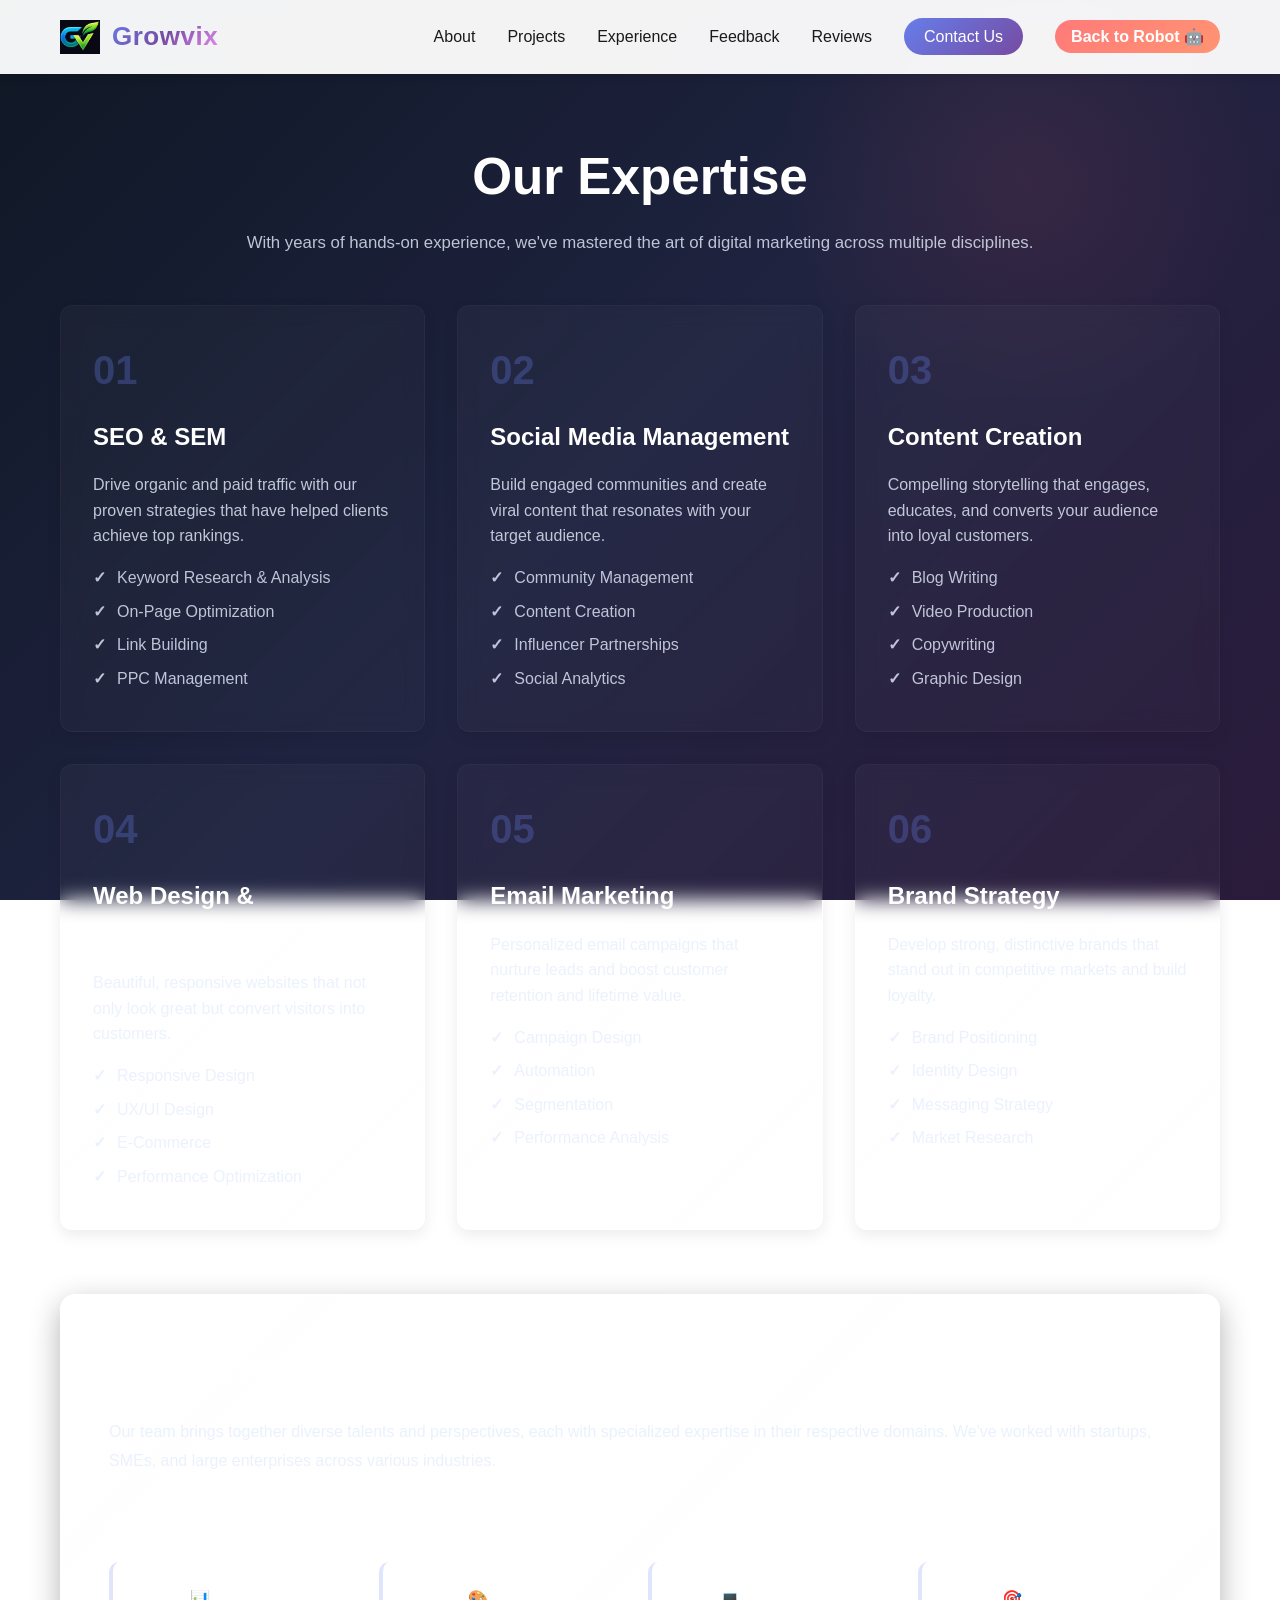
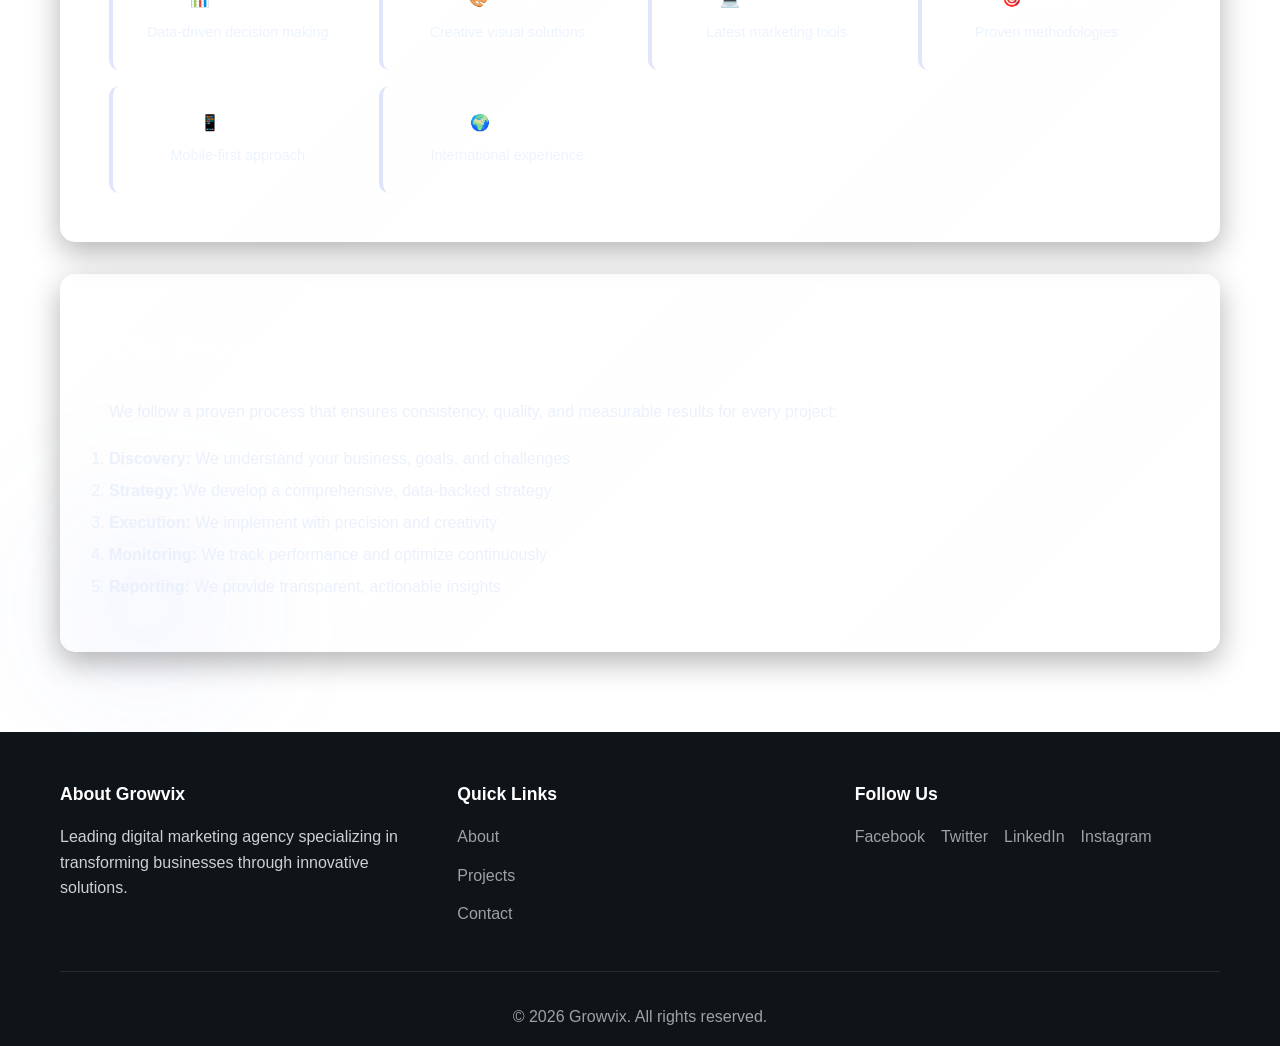
<file: experience.html>
<!DOCTYPE html>
<html lang="en">
<head>
    <meta charset="UTF-8">
    <meta name="viewport" content="width=device-width, initial-scale=1.0">
    <title>Experience - Growvix</title>
    <link rel="stylesheet" href="style.css">
    <style>
        .experience-page {
            background: radial-gradient(circle at 80% 20%, rgba(245,87,108,0.1), transparent 20%),
                        linear-gradient(135deg, #0f1724 0%, #1f2340 50%, #2b1b3b 100%);
            background-attachment: fixed;
            min-height: 100vh;
            padding-top: 88px;
            color: #e6eefc;
            position: relative;
            overflow: hidden;
        }

        .experience-page::before {
            content: '';
            position: absolute;
            width: 450px;
            height: 450px;
            border-radius: 50%;
            background: radial-gradient(circle, rgba(102,126,234,0.12), transparent 40%);
            left: -80px;
            bottom: -100px;
            filter: blur(70px);
            z-index: 0;
        }

        .experience-page-content {
            max-width: 1200px;
            margin: 0 auto;
            padding: 48px 20px;
            position: relative;
            z-index: 2;
        }

        .experience-page-content h1 {
            font-size: 3.2rem;
            margin-bottom: 12px;
            text-align: center;
            color: white;
        }

        .experience-intro {
            text-align: center;
            margin-bottom: 3rem;
            font-size: 1.05rem;
            color: rgba(230,238,252,0.8);
        }

        .expertise-grid {
            display: grid;
            grid-template-columns: repeat(auto-fit, minmax(300px, 1fr));
            gap: 2rem;
            margin-bottom: 4rem;
        }

        .expertise-card {
            background: linear-gradient(135deg, rgba(255,255,255,0.03), rgba(255,255,255,0.02));
            backdrop-filter: blur(10px);
            padding: 2rem;
            border-radius: 12px;
            border: 1px solid rgba(255,255,255,0.03);
            transition: all 0.3s ease;
        }

        .expertise-card:hover {
            background: rgba(255,255,255,0.05);
            transform: translateY(-8px);
            border-color: rgba(102,126,234,0.2);
            box-shadow: 0 12px 30px rgba(102,126,234,0.15);
        }

        .expertise-number {
            font-size: 2.5rem;
            font-weight: 800;
            opacity: 0.6;
            margin-bottom: 1rem;
            color: rgba(102, 126, 234, 0.5);
        }

        .expertise-card h3 {
            font-size: 1.5rem;
            margin-bottom: 1rem;
            color: #fff;
        }

        .expertise-card p {
            opacity: 0.95;
            line-height: 1.6;
            color: rgba(230, 238, 252, 0.85);
        }

        .expertise-card ul {
            list-style: none;
            margin-top: 1rem;
        }

        .expertise-card li {
            margin: 0.5rem 0;
            padding-left: 1.5rem;
            position: relative;
            color: rgba(230, 238, 252, 0.8);
        }

        .expertise-card li::before {
            content: '✓';
            position: absolute;
            left: 0;
            font-weight: bold;
        }

        .experience-section {
            background: linear-gradient(135deg, rgba(255,255,255,0.03), rgba(255,255,255,0.02));
            color: rgba(230,238,252,0.9);
            padding: 3rem;
            border-radius: 15px;
            margin-bottom: 2rem;
            box-shadow: 0 10px 30px rgba(0,0,0,0.3);
            border: 1px solid rgba(255,255,255,0.03);
        }

        .experience-section h2 {
            color: #fff;
            margin-bottom: 1.5rem;
            font-size: 2rem;
        }

        .experience-section p {
            color: rgba(230,238,252,0.85);
            line-height: 1.8;
            margin-bottom: 1rem;
        }

        .skills-grid {
            display: grid;
            grid-template-columns: repeat(auto-fit, minmax(200px, 1fr));
            gap: 1rem;
            margin-top: 1.5rem;
        }

        .skill-item {
            background: rgba(255,255,255,0.02);
            padding: 1.5rem;
            border-radius: 10px;
            text-align: center;
            border-left: 4px solid rgba(102,126,234,0.2);
        }

        .skill-item h4 {
            color: #fff;
            margin-bottom: 0.5rem;
        }

        .skill-item p {
            margin: 0;
            font-size: 0.9rem;
            color: rgba(230,238,252,0.7);
        }

        /* ========== MOBILE RESPONSIVE ========== */
        @media (max-width: 768px) {
            .experience-page-content h1 {
                font-size: 2rem;
            }

            .experience-intro {
                font-size: 1rem;
            }

            .expertise-grid {
                grid-template-columns: 1fr;
            }

            .expertise-card {
                padding: 1.8rem;
            }

            .expertise-card h3 {
                font-size: 1.3rem;
            }

            .skills-grid {
                grid-template-columns: repeat(2, 1fr);
            }

            .experience-section {
                padding: 2rem;
            }

            .experience-section h2 {
                font-size: 1.5rem;
            }
        }

        @media (max-width: 480px) {
            .experience-page {
                padding-top: 70px;
            }

            .experience-page-content h1 {
                font-size: 1.5rem;
            }

            .experience-intro {
                font-size: 0.95rem;
            }

            .expertise-grid {
                gap: 1.5rem;
            }

            .expertise-card {
                padding: 1.5rem;
            }

            .expertise-number {
                font-size: 2rem;
            }

            .expertise-card h3 {
                font-size: 1.1rem;
            }

            .expertise-card p {
                font-size: 0.9rem;
            }

            .expertise-card ul {
                font-size: 0.9rem;
            }

            .expertise-card li {
                margin: 0.4rem 0;
            }

            .experience-section {
                padding: 1.5rem;
            }

            .experience-section h2 {
                font-size: 1.3rem;
            }

            .experience-section p {
                font-size: 0.95rem;
            }

            .skills-grid {
                grid-template-columns: 1fr;
                gap: 0.8rem;
            }

            .skill-item {
                padding: 1rem;
            }

            .skill-item h4 {
                font-size: 1rem;
            }

            .skill-item p {
                font-size: 0.85rem;
            }

            ol {
                padding-left: 1.5rem;
                font-size: 0.95rem;
            }
        }
    </style>
</head>
<body>
    <!-- Loading Bar -->
    <div class="loading-container">
        <div class="loading-bar">
            <div class="loading-progress"></div>
        </div>
        <div class="loading-text">
            <span class="loading-percentage">0</span>%
        </div>
    </div>

    <!-- Navigation Bar -->
    <nav class="navbar">
        <div class="nav-container">
            <div class="logo">
                <div class="logo-icon image-only">
                    <img src="growvix-logo.png" alt="Growvix logo" class="logo-img">
                </div>
                <h2>Growvix</h2>
            </div>
            <ul class="nav-links">
                
                <li><a href="about.html" class="nav-link">About</a></li>
                <li><a href="projects.html" class="nav-link">Projects</a></li>
                <li><a href="experience.html" class="nav-link">Experience</a></li>
                <li><a href="feedback.html" class="nav-link">Feedback</a></li>
                <li><a href="reviews.html" class="nav-link">Reviews</a></li>
                <li><a href="contact.html" class="nav-link cta-btn">Contact Us</a></li>
                <li><a href="home.html#robotWelcome" class="nav-link exit-btn">Back to Robot 🤖</a></li>
            </ul>
            <div class="hamburger">
                <span></span>
                <span></span>
                <span></span>
            </div>
        </div>
    </nav>

    <div class="experience-page">
        <div class="experience-page-content">
            <h1>Our Expertise</h1>
            <div class="experience-intro">
                <p>With years of hands-on experience, we've mastered the art of digital marketing across multiple disciplines.</p>
            </div>

            <div class="expertise-grid">
                <div class="expertise-card">
                    <div class="expertise-number">01</div>
                    <h3>SEO & SEM</h3>
                    <p>Drive organic and paid traffic with our proven strategies that have helped clients achieve top rankings.</p>
                    <ul>
                        <li>Keyword Research & Analysis</li>
                        <li>On-Page Optimization</li>
                        <li>Link Building</li>
                        <li>PPC Management</li>
                    </ul>
                </div>

                <div class="expertise-card">
                    <div class="expertise-number">02</div>
                    <h3>Social Media Management</h3>
                    <p>Build engaged communities and create viral content that resonates with your target audience.</p>
                    <ul>
                        <li>Community Management</li>
                        <li>Content Creation</li>
                        <li>Influencer Partnerships</li>
                        <li>Social Analytics</li>
                    </ul>
                </div>

                <div class="expertise-card">
                    <div class="expertise-number">03</div>
                    <h3>Content Creation</h3>
                    <p>Compelling storytelling that engages, educates, and converts your audience into loyal customers.</p>
                    <ul>
                        <li>Blog Writing</li>
                        <li>Video Production</li>
                        <li>Copywriting</li>
                        <li>Graphic Design</li>
                    </ul>
                </div>

                <div class="expertise-card">
                    <div class="expertise-number">04</div>
                    <h3>Web Design & Development</h3>
                    <p>Beautiful, responsive websites that not only look great but convert visitors into customers.</p>
                    <ul>
                        <li>Responsive Design</li>
                        <li>UX/UI Design</li>
                        <li>E-Commerce</li>
                        <li>Performance Optimization</li>
                    </ul>
                </div>

                <div class="expertise-card">
                    <div class="expertise-number">05</div>
                    <h3>Email Marketing</h3>
                    <p>Personalized email campaigns that nurture leads and boost customer retention and lifetime value.</p>
                    <ul>
                        <li>Campaign Design</li>
                        <li>Automation</li>
                        <li>Segmentation</li>
                        <li>Performance Analysis</li>
                    </ul>
                </div>

                <div class="expertise-card">
                    <div class="expertise-number">06</div>
                    <h3>Brand Strategy</h3>
                    <p>Develop strong, distinctive brands that stand out in competitive markets and build loyalty.</p>
                    <ul>
                        <li>Brand Positioning</li>
                        <li>Identity Design</li>
                        <li>Messaging Strategy</li>
                        <li>Market Research</li>
                    </ul>
                </div>
            </div>

            <div class="experience-section">
                <h2>Why We're Experts</h2>
                <p>Our team brings together diverse talents and perspectives, each with specialized expertise in their respective domains. We've worked with startups, SMEs, and large enterprises across various industries.</p>
                
                <h3 style="color: #fff; margin-top: 2rem;">Our Core Competencies</h3>
                <div class="skills-grid">
                    <div class="skill-item">
                        <h4>📊 Analytics</h4>
                        <p>Data-driven decision making</p>
                    </div>
                    <div class="skill-item">
                        <h4>🎨 Design</h4>
                        <p>Creative visual solutions</p>
                    </div>
                    <div class="skill-item">
                        <h4>💻 Technology</h4>
                        <p>Latest marketing tools</p>
                    </div>
                    <div class="skill-item">
                        <h4>🎯 Strategy</h4>
                        <p>Proven methodologies</p>
                    </div>
                    <div class="skill-item">
                        <h4>📱 Mobile</h4>
                        <p>Mobile-first approach</p>
                    </div>
                    <div class="skill-item">
                        <h4>🌍 Global</h4>
                        <p>International experience</p>
                    </div>
                </div>
            </div>

            <div class="experience-section">
                <h2>Our Process</h2>
                <p>We follow a proven process that ensures consistency, quality, and measurable results for every project:</p>
                <ol style="color: rgba(230,238,252,0.85); line-height: 2;">
                    <li><strong>Discovery:</strong> We understand your business, goals, and challenges</li>
                    <li><strong>Strategy:</strong> We develop a comprehensive, data-backed strategy</li>
                    <li><strong>Execution:</strong> We implement with precision and creativity</li>
                    <li><strong>Monitoring:</strong> We track performance and optimize continuously</li>
                    <li><strong>Reporting:</strong> We provide transparent, actionable insights</li>
                </ol>
            </div>
        </div>
    </div>

    <!-- Footer -->
    <footer class="footer">
        <div class="container">
            <div class="footer-content">
                <div class="footer-section">
                    <h4>About Growvix</h4>
                    <p>Leading digital marketing agency specializing in transforming businesses through innovative solutions.</p>
                </div>
                <div class="footer-section">
                    <h4>Quick Links</h4>
                    <ul>
                        <li><a href="about.html">About</a></li>
                        <li><a href="projects.html">Projects</a></li>
                        <li><a href="contact.html">Contact</a></li>
                    </ul>
                </div>
                <div class="footer-section">
                    <h4>Follow Us</h4>
                    <div class="social-links">
                        <a href="#">Facebook</a>
                        <a href="#">Twitter</a>
                        <a href="#">LinkedIn</a>
                        <a href="#">Instagram</a>
                    </div>
                </div>
            </div>
            <div class="footer-bottom">
                <p>&copy; 2026 Growvix. All rights reserved.</p>
            </div>
        </div>
    </footer>

    <script src="script.js"></script>
</body>
</html>
</file>
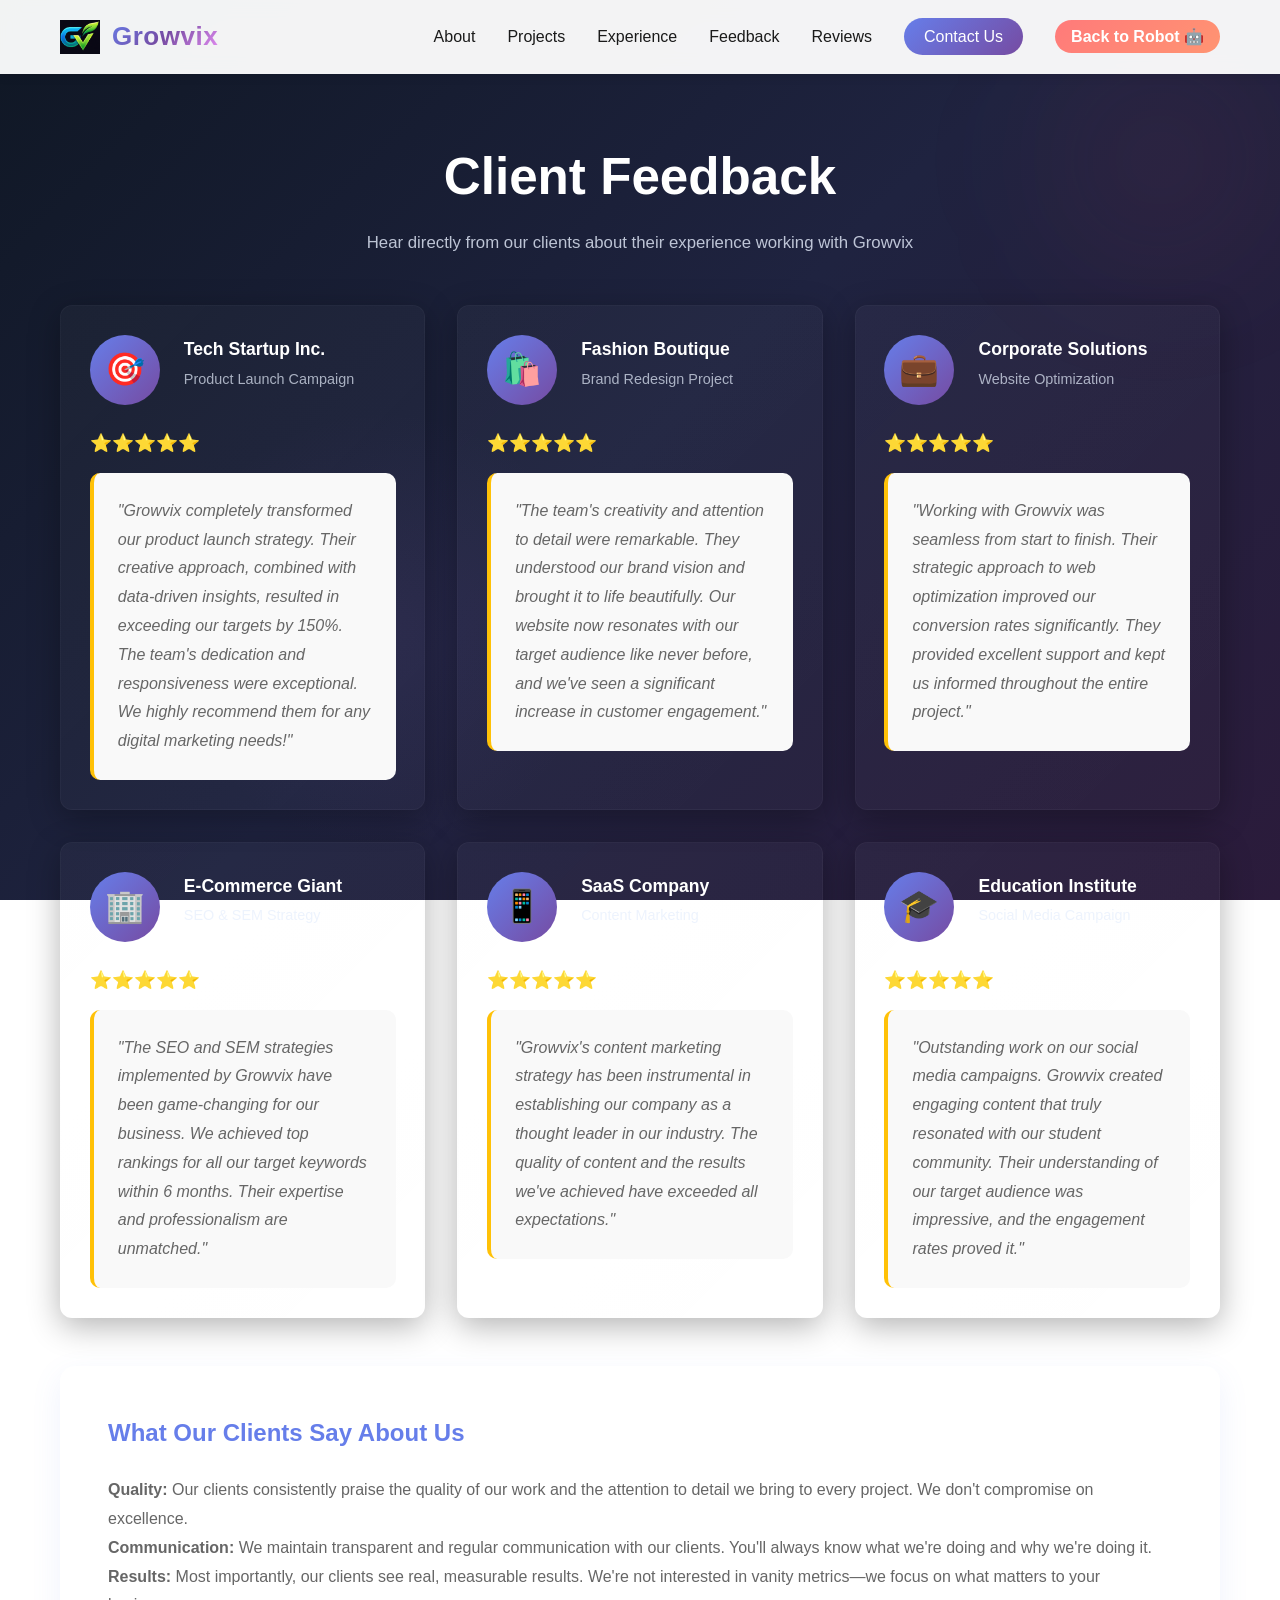
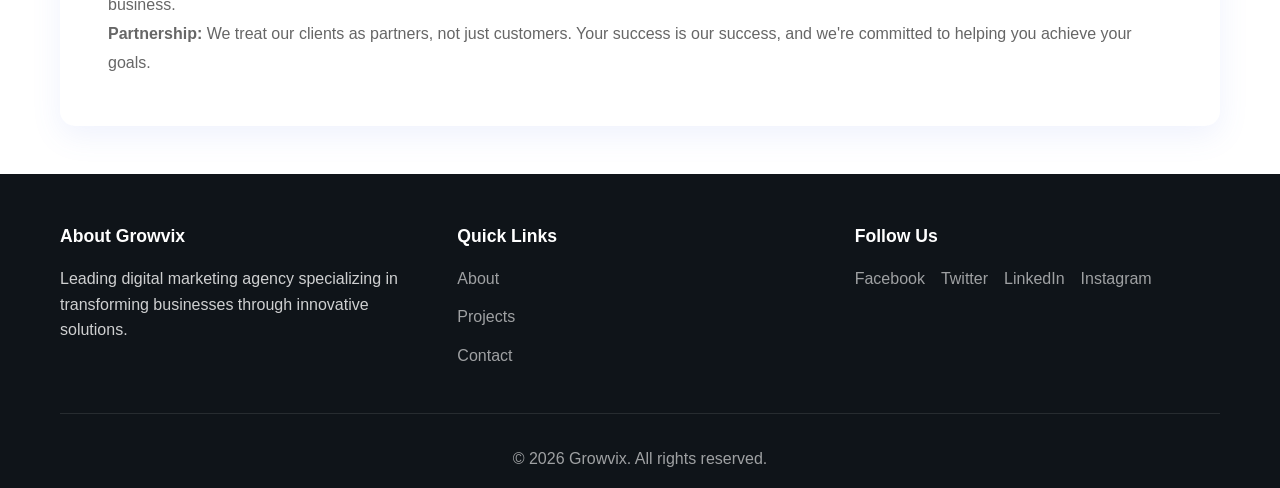
<file: feedback.html>
<!DOCTYPE html>
<html lang="en">
<head>
    <meta charset="UTF-8">
    <meta name="viewport" content="width=device-width, initial-scale=1.0">
    <title>Feedback - Growvix</title>
    <link rel="stylesheet" href="style.css">
    <style>
        .feedback-page {
            background: radial-gradient(circle at 30% 70%, rgba(118,75,162,0.1), transparent 20%),
                        linear-gradient(135deg, #0f1724 0%, #1f2340 50%, #2b1b3b 100%);
            background-attachment: fixed;
            min-height: 100vh;
            padding-top: 88px;
            color: #e6eefc;
            position: relative;
            overflow: hidden;
        }

        .feedback-page::before {
            content: '';
            position: absolute;
            width: 480px;
            height: 480px;
            border-radius: 50%;
            background: radial-gradient(circle, rgba(245,87,108,0.12), transparent 40%);
            right: -120px;
            top: -80px;
            filter: blur(75px);
            z-index: 0;
        }

        .feedback-page-content {
            max-width: 1200px;
            margin: 0 auto;
            padding: 48px 20px;
            position: relative;
            z-index: 2;
        }

        .feedback-page-content h1 {
            font-size: 3.2rem;
            color: white;
            margin-bottom: 12px;
            text-align: center;
        }

        .feedback-intro {
            text-align: center;
            margin-bottom: 3rem;
            color: rgba(230,238,252,0.8);
            font-size: 1.05rem;
        }

        .feedback-grid {
            display: grid;
            grid-template-columns: repeat(auto-fit, minmax(350px, 1fr));
            gap: 2rem;
        }

        .feedback-card {
            background: linear-gradient(135deg, rgba(255,255,255,0.03), rgba(255,255,255,0.02));
            padding: 1.8rem;
            border-radius: 12px;
            box-shadow: 0 8px 32px rgba(0,0,0,0.3);
            transition: all 0.3s ease;
            border-top: 2px solid rgba(102,126,234,0.2);
            border: 1px solid rgba(255,255,255,0.03);
            color: #e6eefc;
        }

        .feedback-card:hover {
            transform: translateY(-8px);
            box-shadow: 0 16px 48px rgba(102,126,234,0.2);
            border-color: rgba(102,126,234,0.15);
        }

        .feedback-header {
            display: flex;
            gap: 1.5rem;
            margin-bottom: 1.5rem;
            align-items: flex-start;
        }

        .client-avatar {
            width: 70px;
            height: 70px;
            border-radius: 50%;
            background: linear-gradient(135deg, #667eea, #764ba2);
            display: flex;
            align-items: center;
            justify-content: center;
            font-size: 2rem;
            flex-shrink: 0;
        }

        .client-info h3 {
            color: #fff;
            margin-bottom: 0.3rem;
            font-size: 1.1rem;
        }

        .client-info p {
            color: rgba(230,238,252,0.7);
            font-size: 0.9rem;
            margin: 0;
        }

        .feedback-rating {
            color: #ffc107;
            font-size: 1.1rem;
            margin-bottom: 1rem;
        }

        .feedback-text {
            color: #666;
            line-height: 1.8;
            font-style: italic;
            margin: 0;
            padding: 1.5rem;
            background: #f9f9f9;
            border-radius: 10px;
            border-left: 4px solid #ffc107;
        }

        .highlight-section {
            background: white;
            padding: 3rem;
            border-radius: 15px;
            margin-top: 3rem;
            box-shadow: 0 10px 30px rgba(102, 126, 234, 0.1);
        }

        .highlight-section h2 {
            color: #667eea;
            margin-bottom: 1.5rem;
        }

        .highlight-section p {
            color: #666;
            line-height: 1.8;
        }

        /* ========== MOBILE RESPONSIVE ========== */
        @media (max-width: 768px) {
            .feedback-page-content h1 {
                font-size: 2rem;
            }

            .feedback-intro {
                font-size: 1rem;
            }

            .feedback-grid {
                grid-template-columns: 1fr;
            }

            .feedback-card {
                padding: 1.8rem;
            }

            .client-avatar {
                width: 60px;
                height: 60px;
                font-size: 1.8rem;
            }

            .feedback-text {
                padding: 1.2rem;
                font-size: 0.95rem;
            }

            .highlight-section {
                padding: 2rem;
            }

            .highlight-section h2 {
                font-size: 1.5rem;
            }
        }

        @media (max-width: 480px) {
            .feedback-page {
                padding-top: 70px;
            }

            .feedback-page-content h1 {
                font-size: 1.5rem;
            }

            .feedback-intro {
                font-size: 0.95rem;
            }

            .feedback-grid {
                gap: 1.5rem;
            }

            .feedback-card {
                padding: 1.5rem;
                border-top: 3px solid #667eea;
            }

            .feedback-header {
                flex-direction: column;
                text-align: center;
            }

            .client-avatar {
                width: 50px;
                height: 50px;
                font-size: 1.5rem;
                margin: 0 auto;
            }

            .client-info h3 {
                font-size: 1rem;
                margin-bottom: 0.2rem;
            }

            .client-info p {
                font-size: 0.85rem;
            }

            .feedback-rating {
                text-align: center;
                margin-bottom: 1rem;
            }

            .feedback-text {
                padding: 1rem;
                font-size: 0.9rem;
            }

            .highlight-section {
                padding: 1.5rem;
            }

            .highlight-section h2 {
                font-size: 1.3rem;
            }

            .highlight-section p {
                font-size: 0.95rem;
                margin-bottom: 1rem;
            }
        }
    </style>
</head>
<body>
    <!-- Loading Bar -->
    <div class="loading-container">
        <div class="loading-bar">
            <div class="loading-progress"></div>
        </div>
        <div class="loading-text">
            <span class="loading-percentage">0</span>%
        </div>
    </div>

    <!-- Navigation Bar -->
    <nav class="navbar">
        <div class="nav-container">
            <div class="logo">
                <div class="logo-icon image-only">
                    <img src="growvix-logo.png" alt="Growvix logo" class="logo-img">
                </div>
                <h2>Growvix</h2>
            </div>
            <ul class="nav-links">
                
                <li><a href="about.html" class="nav-link">About</a></li>
                <li><a href="projects.html" class="nav-link">Projects</a></li>
                <li><a href="experience.html" class="nav-link">Experience</a></li>
                <li><a href="feedback.html" class="nav-link">Feedback</a></li>
                <li><a href="reviews.html" class="nav-link">Reviews</a></li>
                <li><a href="contact.html" class="nav-link cta-btn">Contact Us</a></li>
                <li><a href="home.html#robotWelcome" class="nav-link exit-btn">Back to Robot 🤖</a></li>
            </ul>
            <div class="hamburger">
                <span></span>
                <span></span>
                <span></span>
            </div>
        </div>
    </nav>

    <div class="feedback-page">
        <div class="feedback-page-content">
            <h1>Client Feedback</h1>
            <div class="feedback-intro">
                <p>Hear directly from our clients about their experience working with Growvix</p>
            </div>

            <div class="feedback-grid">
                <div class="feedback-card">
                    <div class="feedback-header">
                        <div class="client-avatar">🎯</div>
                        <div class="client-info">
                            <h3>Tech Startup Inc.</h3>
                            <p>Product Launch Campaign</p>
                        </div>
                    </div>
                    <div class="feedback-rating">⭐⭐⭐⭐⭐</div>
                    <p class="feedback-text">"Growvix completely transformed our product launch strategy. Their creative approach, combined with data-driven insights, resulted in exceeding our targets by 150%. The team's dedication and responsiveness were exceptional. We highly recommend them for any digital marketing needs!"</p>
                </div>

                <div class="feedback-card">
                    <div class="feedback-header">
                        <div class="client-avatar">🛍️</div>
                        <div class="client-info">
                            <h3>Fashion Boutique</h3>
                            <p>Brand Redesign Project</p>
                        </div>
                    </div>
                    <div class="feedback-rating">⭐⭐⭐⭐⭐</div>
                    <p class="feedback-text">"The team's creativity and attention to detail were remarkable. They understood our brand vision and brought it to life beautifully. Our website now resonates with our target audience like never before, and we've seen a significant increase in customer engagement."</p>
                </div>

                <div class="feedback-card">
                    <div class="feedback-header">
                        <div class="client-avatar">💼</div>
                        <div class="client-info">
                            <h3>Corporate Solutions</h3>
                            <p>Website Optimization</p>
                        </div>
                    </div>
                    <div class="feedback-rating">⭐⭐⭐⭐⭐</div>
                    <p class="feedback-text">"Working with Growvix was seamless from start to finish. Their strategic approach to web optimization improved our conversion rates significantly. They provided excellent support and kept us informed throughout the entire project."</p>
                </div>

                <div class="feedback-card">
                    <div class="feedback-header">
                        <div class="client-avatar">🏢</div>
                        <div class="client-info">
                            <h3>E-Commerce Giant</h3>
                            <p>SEO & SEM Strategy</p>
                        </div>
                    </div>
                    <div class="feedback-rating">⭐⭐⭐⭐⭐</div>
                    <p class="feedback-text">"The SEO and SEM strategies implemented by Growvix have been game-changing for our business. We achieved top rankings for all our target keywords within 6 months. Their expertise and professionalism are unmatched."</p>
                </div>

                <div class="feedback-card">
                    <div class="feedback-header">
                        <div class="client-avatar">📱</div>
                        <div class="client-info">
                            <h3>SaaS Company</h3>
                            <p>Content Marketing</p>
                        </div>
                    </div>
                    <div class="feedback-rating">⭐⭐⭐⭐⭐</div>
                    <p class="feedback-text">"Growvix's content marketing strategy has been instrumental in establishing our company as a thought leader in our industry. The quality of content and the results we've achieved have exceeded all expectations."</p>
                </div>

                <div class="feedback-card">
                    <div class="feedback-header">
                        <div class="client-avatar">🎓</div>
                        <div class="client-info">
                            <h3>Education Institute</h3>
                            <p>Social Media Campaign</p>
                        </div>
                    </div>
                    <div class="feedback-rating">⭐⭐⭐⭐⭐</div>
                    <p class="feedback-text">"Outstanding work on our social media campaigns. Growvix created engaging content that truly resonated with our student community. Their understanding of our target audience was impressive, and the engagement rates proved it."</p>
                </div>
            </div>

            <div class="highlight-section">
                <h2>What Our Clients Say About Us</h2>
                <p><strong>Quality:</strong> Our clients consistently praise the quality of our work and the attention to detail we bring to every project. We don't compromise on excellence.</p>
                <p><strong>Communication:</strong> We maintain transparent and regular communication with our clients. You'll always know what we're doing and why we're doing it.</p>
                <p><strong>Results:</strong> Most importantly, our clients see real, measurable results. We're not interested in vanity metrics—we focus on what matters to your business.</p>
                <p><strong>Partnership:</strong> We treat our clients as partners, not just customers. Your success is our success, and we're committed to helping you achieve your goals.</p>
            </div>
        </div>
    </div>

    <!-- Footer -->
    <footer class="footer">
        <div class="container">
            <div class="footer-content">
                <div class="footer-section">
                    <h4>About Growvix</h4>
                    <p>Leading digital marketing agency specializing in transforming businesses through innovative solutions.</p>
                </div>
                <div class="footer-section">
                    <h4>Quick Links</h4>
                    <ul>
                        <li><a href="about.html">About</a></li>
                        <li><a href="projects.html">Projects</a></li>
                        <li><a href="contact.html">Contact</a></li>
                    </ul>
                </div>
                <div class="footer-section">
                    <h4>Follow Us</h4>
                    <div class="social-links">
                        <a href="#">Facebook</a>
                        <a href="#">Twitter</a>
                        <a href="#">LinkedIn</a>
                        <a href="#">Instagram</a>
                    </div>
                </div>
            </div>
            <div class="footer-bottom">
                <p>&copy; 2026 Growvix. All rights reserved.</p>
            </div>
        </div>
    </footer>

    <script src="script.js"></script>
</body>
</html>
</file>
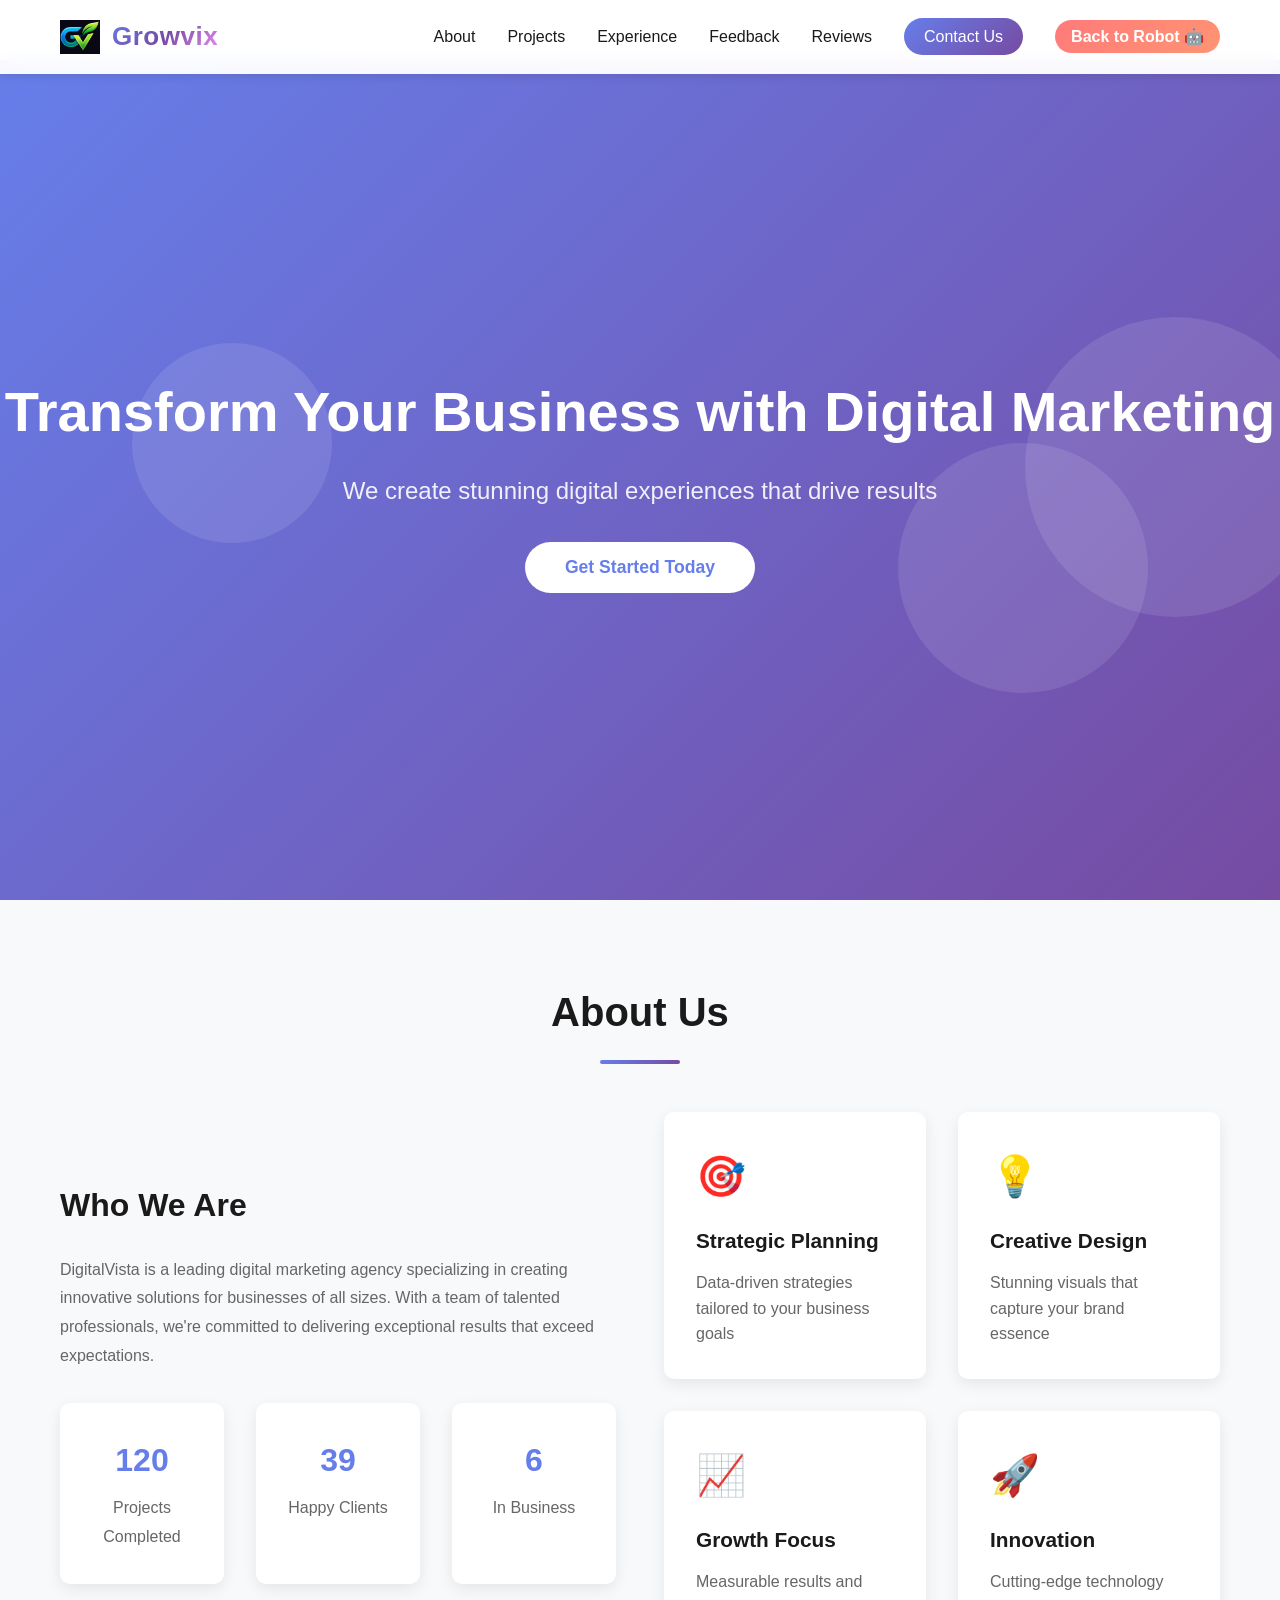
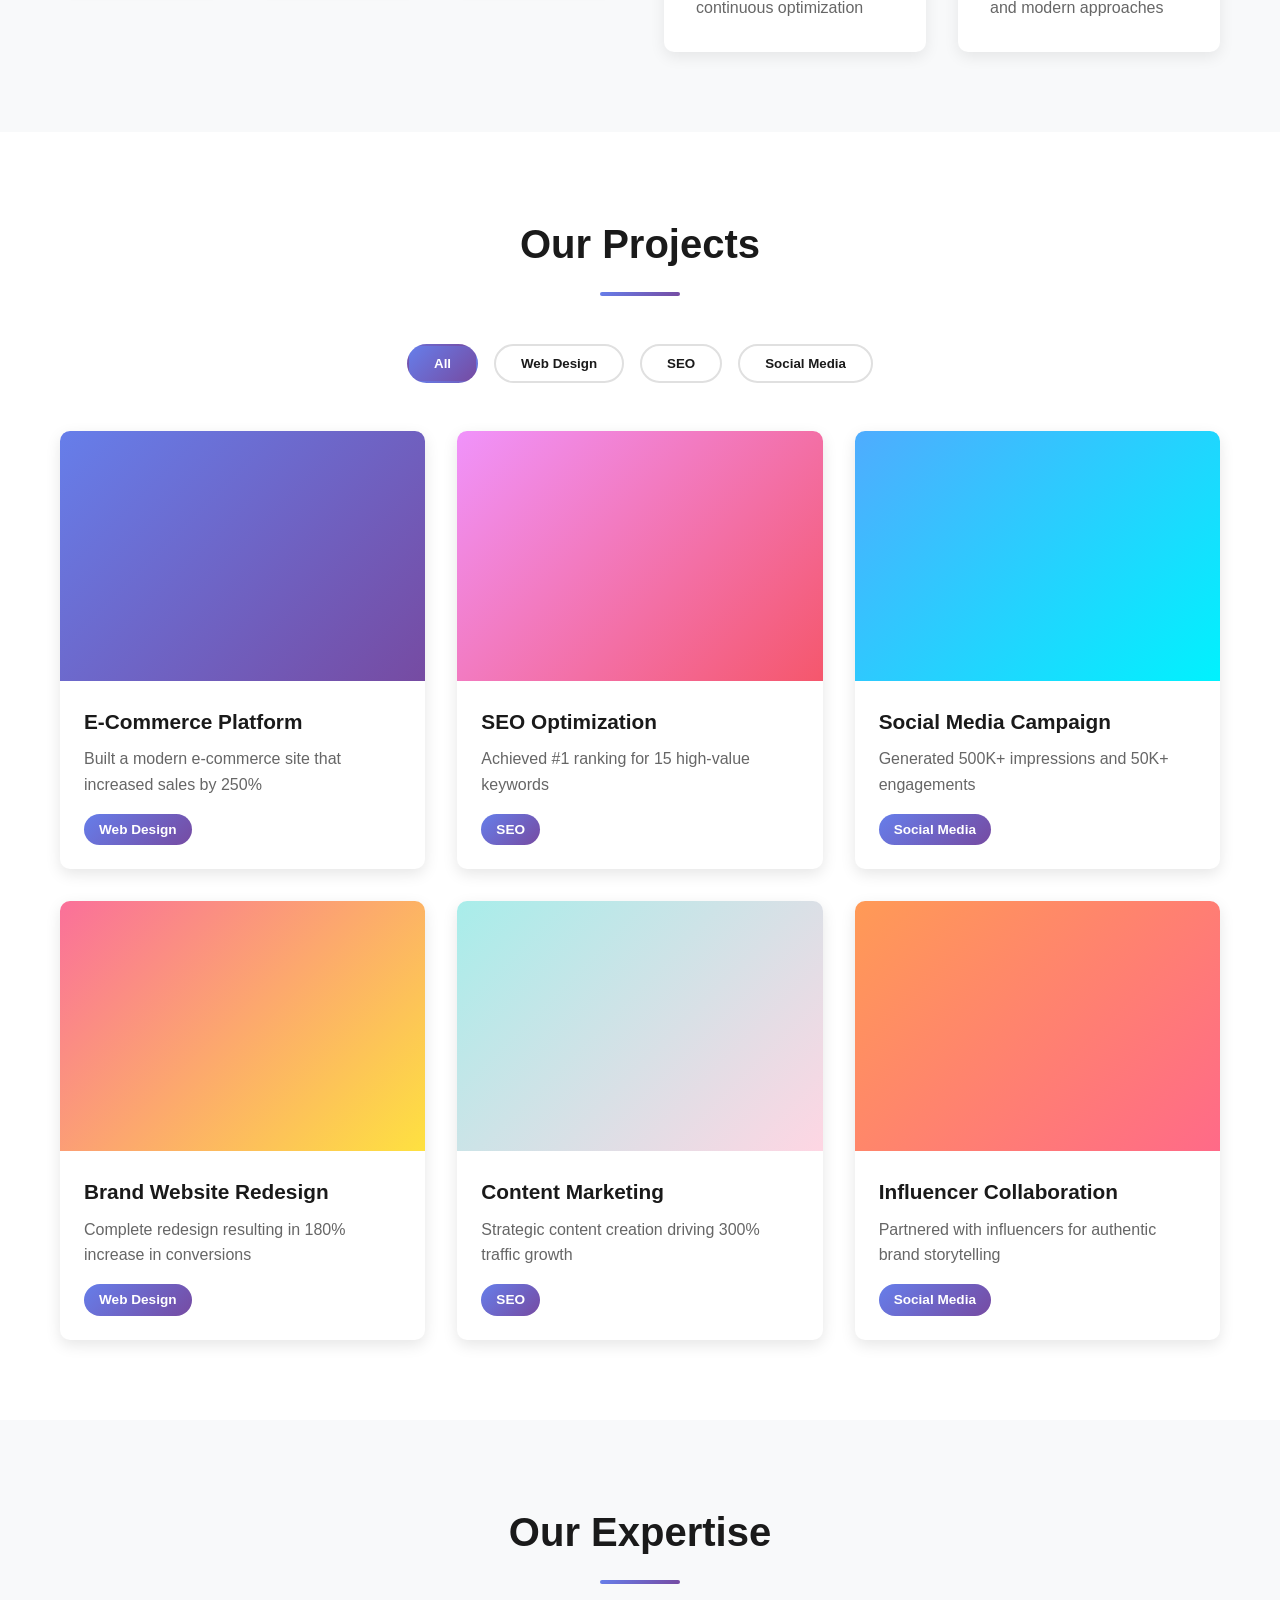
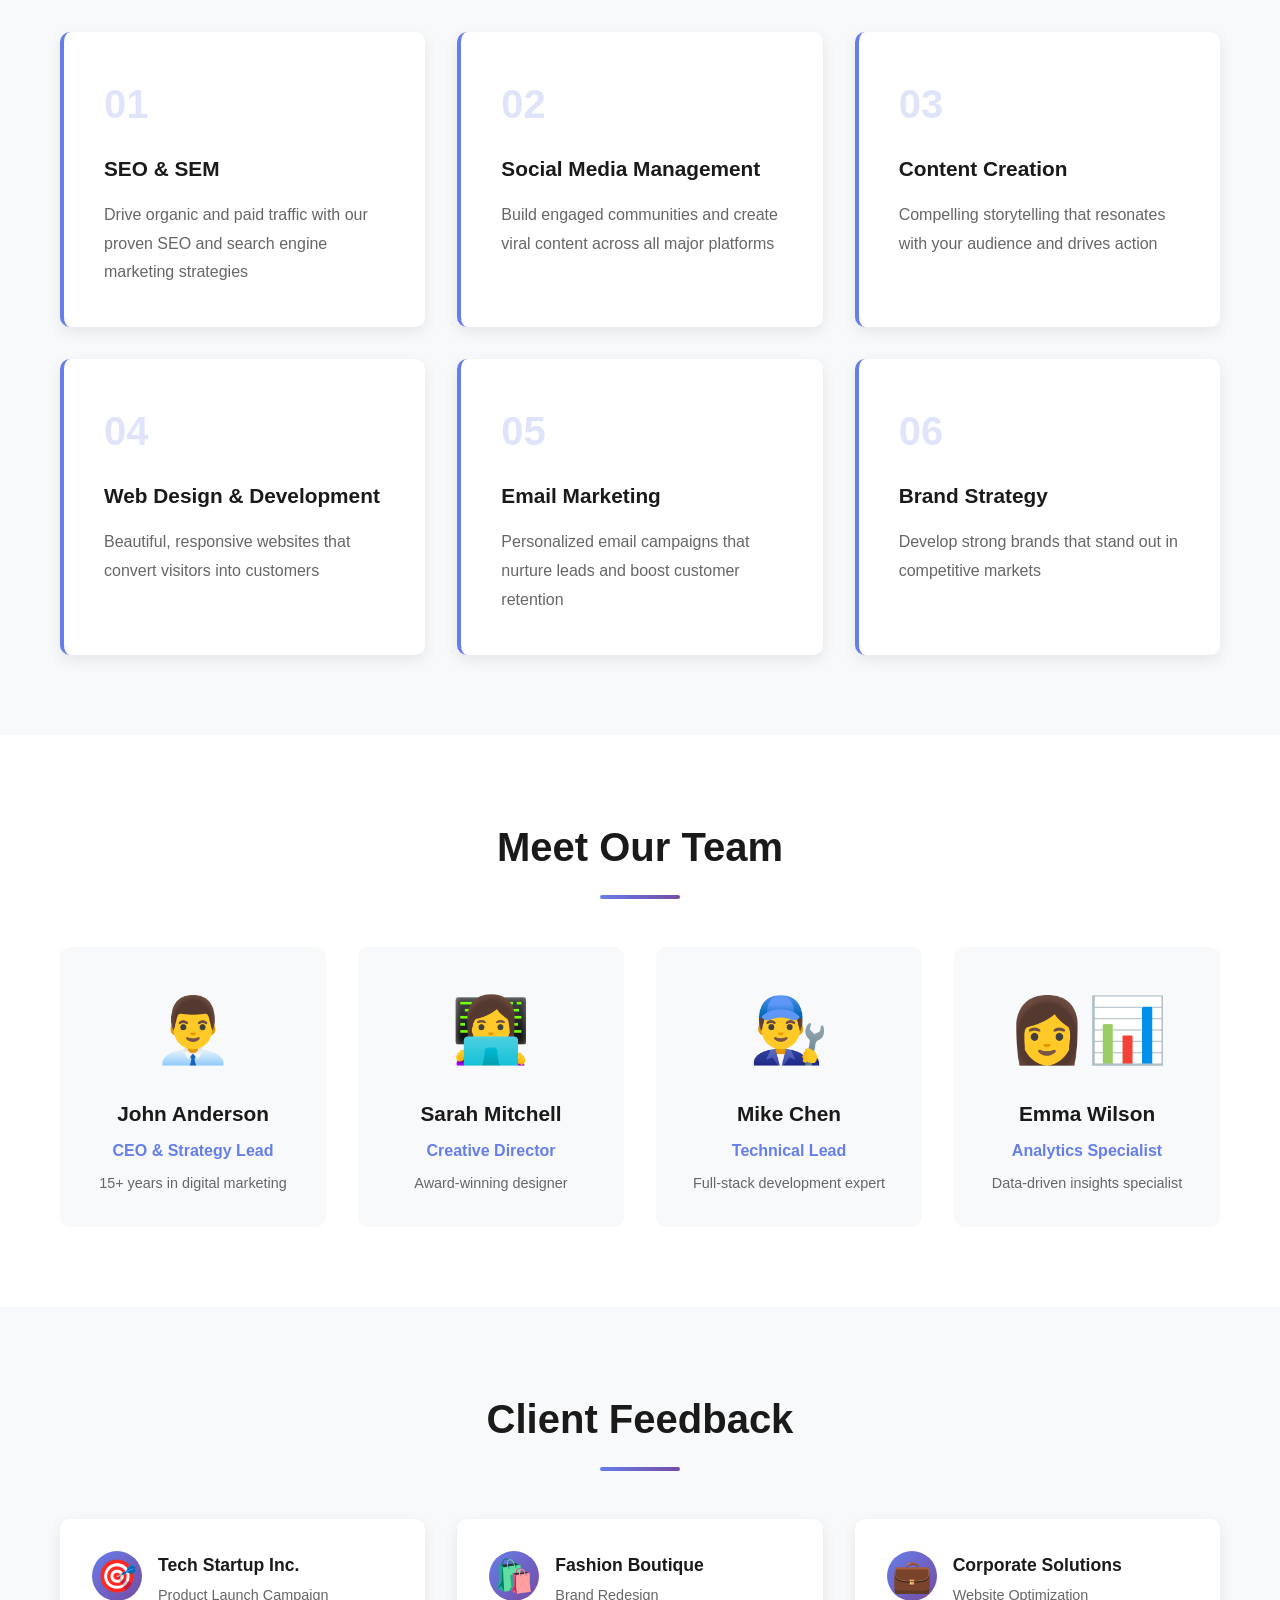
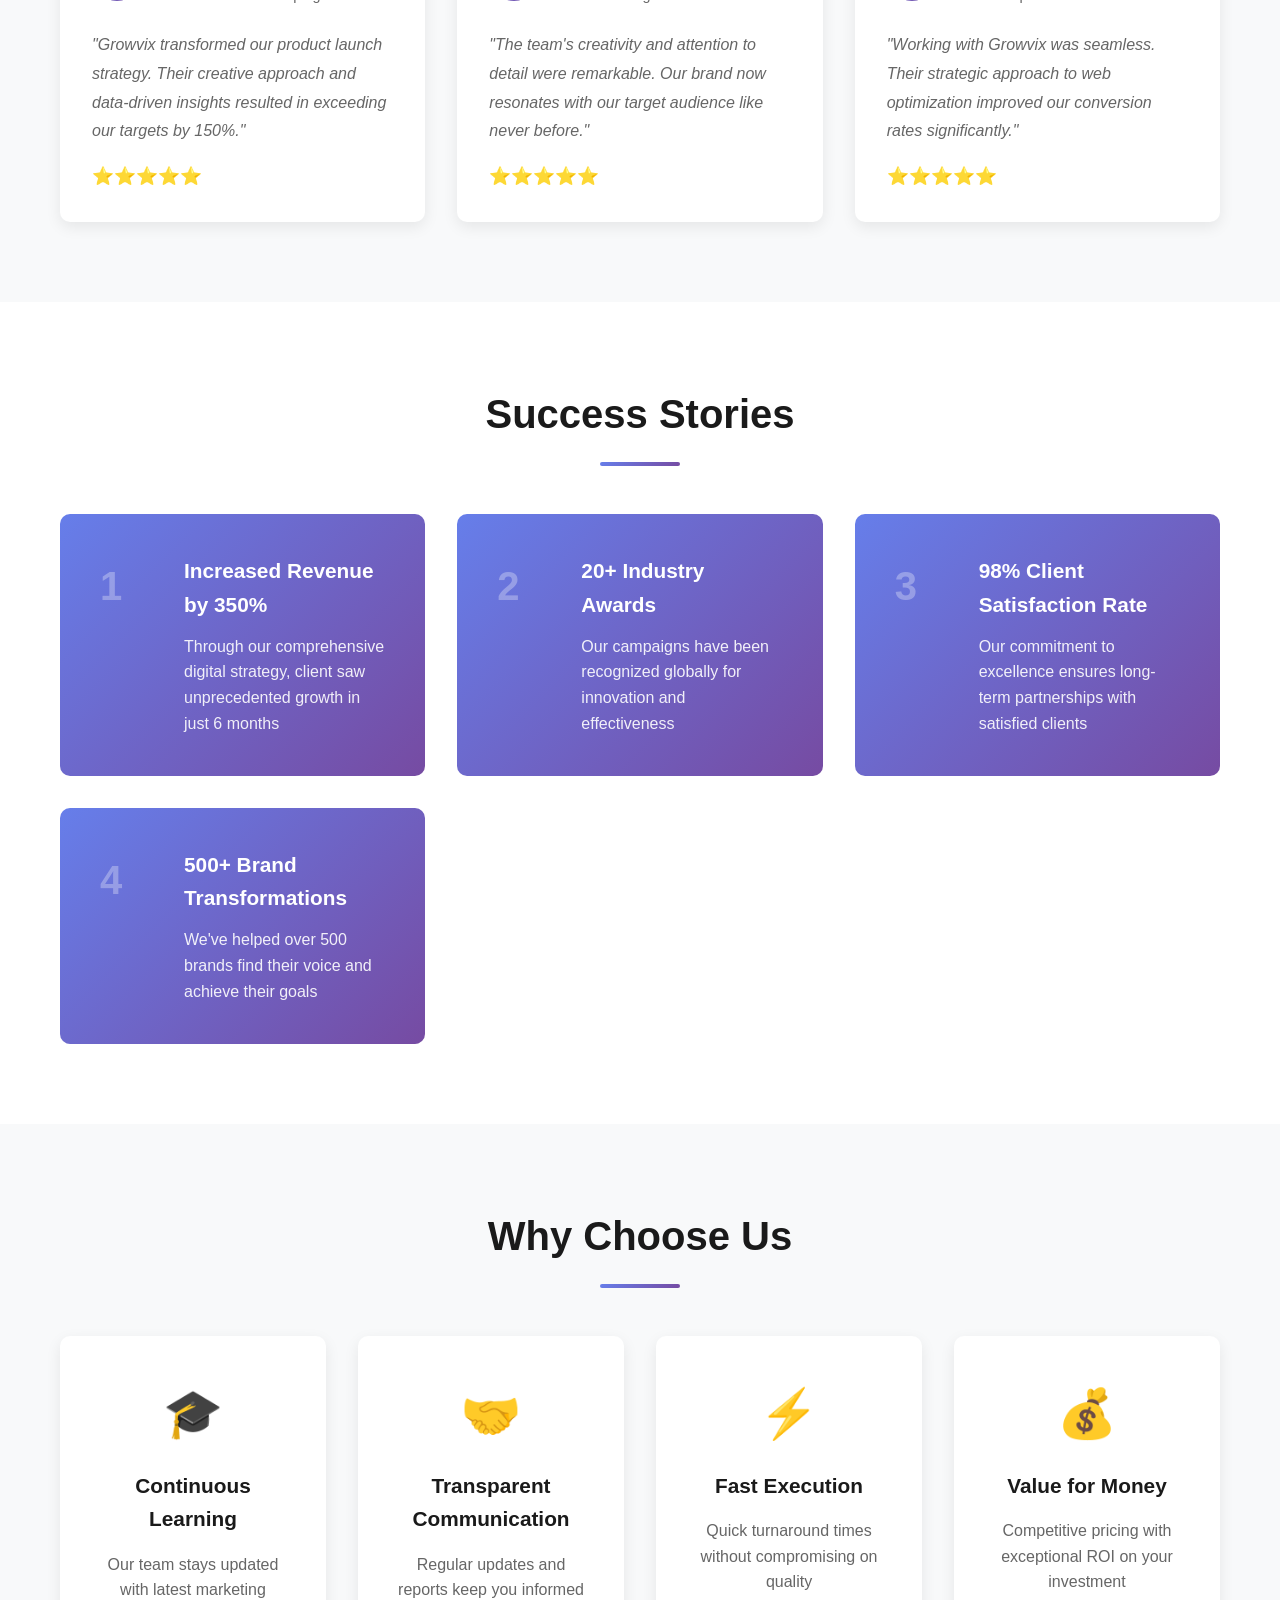
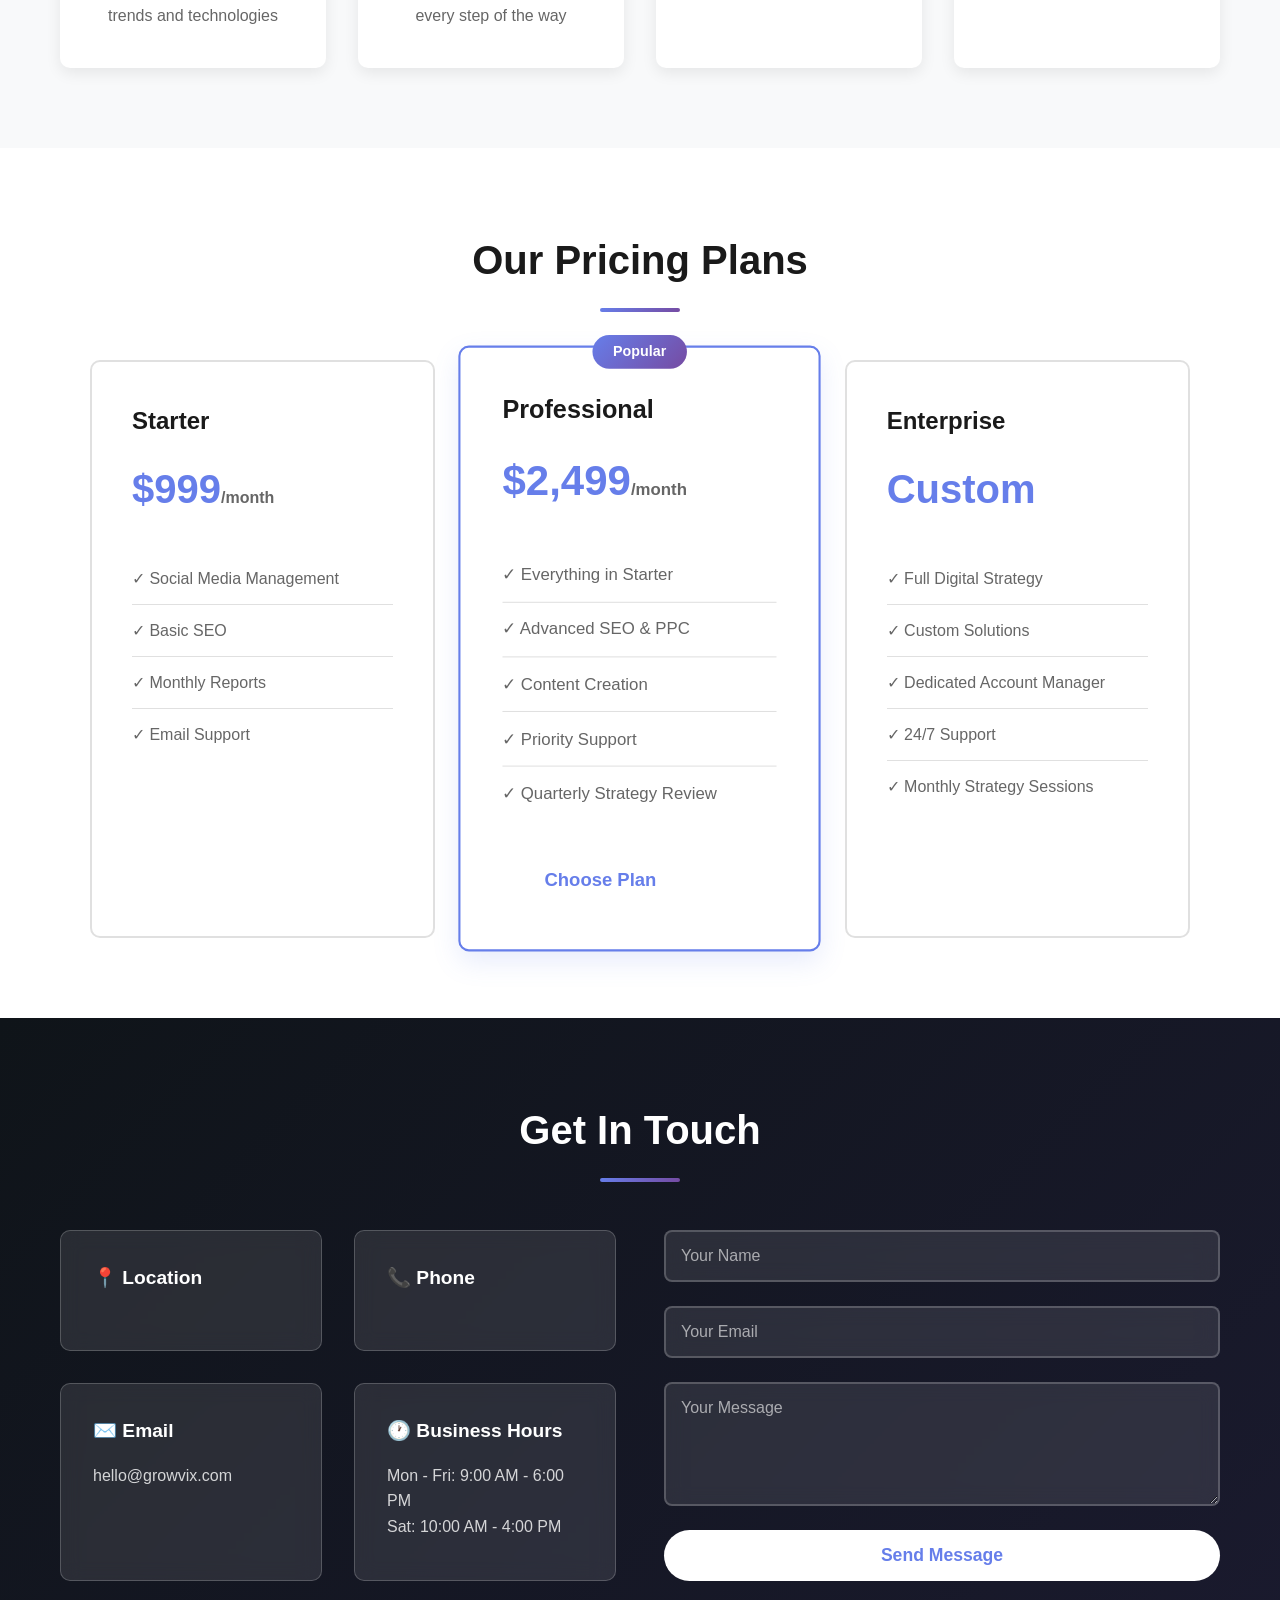
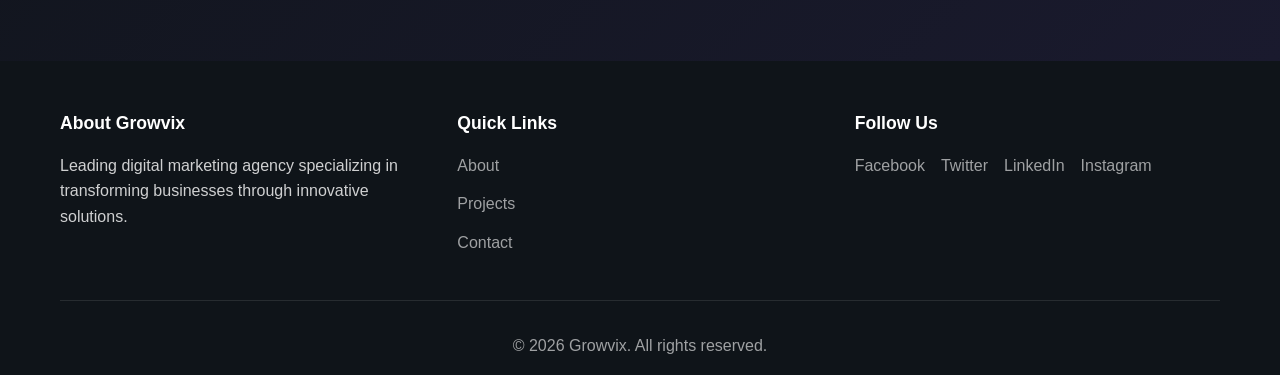
<file: home.html>
<!DOCTYPE html>
<html lang="en">
<head>
    <meta charset="UTF-8">
    <meta name="viewport" content="width=device-width, initial-scale=1.0">
    <title>Growvix - Digital Marketing Agency</title>
    <link rel="stylesheet" href="style.css">
</head>
<body>
    <!-- Loading Bar -->
    <div class="loading-container">
        <div class="loading-robot">
            <svg viewBox="0 0 64 64" xmlns="http://www.w3.org/2000/svg" role="img" aria-label="loading robot">
                <rect x="8" y="14" width="48" height="36" rx="6" fill="#ffffff" />
                <rect x="18" y="6" width="28" height="12" rx="4" fill="#f093fb" />
                <circle cx="24" cy="32" r="4" fill="#667eea" />
                <circle cx="40" cy="32" r="4" fill="#667eea" />
                <rect x="28" y="40" width="8" height="6" rx="2" fill="#667eea" />
                <rect x="30" y="4" width="4" height="6" rx="2" fill="#ffda7b" />
            </svg>
        </div>
        <div class="loading-bar">
            <div class="loading-progress"></div>
        </div>
        <div class="loading-text">
            <span class="loading-percentage">0</span>%
        </div>
    </div>
    <!-- Navigation Bar -->
    <nav class="navbar">
        <div class="nav-container">
            <div class="logo">
                <div class="logo-icon image-only">
                    <img src="growvix-logo.png" alt="Growvix logo" class="logo-img">
                </div>
                <h2>Growvix</h2>
            </div>
            <ul class="nav-links">
                
                <li><a href="about.html" class="nav-link">About</a></li>
                <li><a href="projects.html" class="nav-link">Projects</a></li>
                <li><a href="experience.html" class="nav-link">Experience</a></li>
                <li><a href="feedback.html" class="nav-link">Feedback</a></li>
                <li><a href="reviews.html" class="nav-link">Reviews</a></li>
                <li><a href="contact.html" class="nav-link cta-btn">Contact Us</a></li>
                <li><a href="index.html#robotWelcome" class="nav-link exit-btn">Back to Robot 🤖</a></li>
            </ul>
            <div class="hamburger">
                <span></span>
                <span></span>
                <span></span>
            </div>
        </div>
    </nav>

    <!-- Home Section -->
    <section id="home" class="home">
        <div class="home-content">
            <h1 class="home-title">Transform Your Business with Digital Marketing</h1>
            <p class="home-subtitle">We create stunning digital experiences that drive results</p>
            <button class="btn-primary">Get Started Today</button>
            <div class="floating-shapes">
                <div class="shape shape1"></div>
                <div class="shape shape2"></div>
                <div class="shape shape3"></div>
            </div>
        </div>
    </section>

    <!-- About Section -->
    <section id="about" class="about">
        <div class="container">
            <h2 class="section-title">About Us</h2>
            <div class="about-content">
                <div class="about-text">
                    <h3>Who We Are</h3>
                    <p>DigitalVista is a leading digital marketing agency specializing in creating innovative solutions for businesses of all sizes. With a team of talented professionals, we're committed to delivering exceptional results that exceed expectations.</p>
                    <div class="about-stats">
                        <div class="stat">
                            <h4>150+</h4>
                            <p>Projects Completed</p>
                        </div>
                        <div class="stat">
                            <h4>50+</h4>
                            <p>Happy Clients</p>
                        </div>
                        <div class="stat">
                            <h4>8 Years</h4>
                            <p>In Business</p>
                        </div>
                    </div>
                </div>
                <div class="about-features">
                    <div class="feature-card">
                        <div class="feature-icon">🎯</div>
                        <h4>Strategic Planning</h4>
                        <p>Data-driven strategies tailored to your business goals</p>
                    </div>
                    <div class="feature-card">
                        <div class="feature-icon">💡</div>
                        <h4>Creative Design</h4>
                        <p>Stunning visuals that capture your brand essence</p>
                    </div>
                    <div class="feature-card">
                        <div class="feature-icon">📈</div>
                        <h4>Growth Focus</h4>
                        <p>Measurable results and continuous optimization</p>
                    </div>
                    <div class="feature-card">
                        <div class="feature-icon">🚀</div>
                        <h4>Innovation</h4>
                        <p>Cutting-edge technology and modern approaches</p>
                    </div>
                </div>
            </div>
        </div>
    </section>

    <!-- Projects Section -->
    <section id="projects" class="projects">
        <div class="container">
            <h2 class="section-title">Our Projects</h2>
            <div class="filter-buttons">
                <button class="filter-btn active" data-filter="all">All</button>
                <button class="filter-btn" data-filter="web">Web Design</button>
                <button class="filter-btn" data-filter="seo">SEO</button>
                <button class="filter-btn" data-filter="social">Social Media</button>
            </div>
            <div class="projects-grid">
                <div class="project-card" data-category="web">
                    <div class="project-image" style="background: linear-gradient(135deg, #667eea 0%, #764ba2 100%);">
                        <div class="project-overlay">
                            <button class="view-btn">View Project</button>
                        </div>
                    </div>
                    <div class="project-info">
                        <h3>E-Commerce Platform</h3>
                        <p>Built a modern e-commerce site that increased sales by 250%</p>
                        <span class="project-tag">Web Design</span>
                    </div>
                </div>
                <div class="project-card" data-category="seo">
                    <div class="project-image" style="background: linear-gradient(135deg, #f093fb 0%, #f5576c 100%);">
                        <div class="project-overlay">
                            <button class="view-btn">View Project</button>
                        </div>
                    </div>
                    <div class="project-info">
                        <h3>SEO Optimization</h3>
                        <p>Achieved #1 ranking for 15 high-value keywords</p>
                        <span class="project-tag">SEO</span>
                    </div>
                </div>
                <div class="project-card" data-category="social">
                    <div class="project-image" style="background: linear-gradient(135deg, #4facfe 0%, #00f2fe 100%);">
                        <div class="project-overlay">
                            <button class="view-btn">View Project</button>
                        </div>
                    </div>
                    <div class="project-info">
                        <h3>Social Media Campaign</h3>
                        <p>Generated 500K+ impressions and 50K+ engagements</p>
                        <span class="project-tag">Social Media</span>
                    </div>
                </div>
                <div class="project-card" data-category="web">
                    <div class="project-image" style="background: linear-gradient(135deg, #fa709a 0%, #fee140 100%);">
                        <div class="project-overlay">
                            <button class="view-btn">View Project</button>
                        </div>
                    </div>
                    <div class="project-info">
                        <h3>Brand Website Redesign</h3>
                        <p>Complete redesign resulting in 180% increase in conversions</p>
                        <span class="project-tag">Web Design</span>
                    </div>
                </div>
                <div class="project-card" data-category="seo">
                    <div class="project-image" style="background: linear-gradient(135deg, #a8edea 0%, #fed6e3 100%);">
                        <div class="project-overlay">
                            <button class="view-btn">View Project</button>
                        </div>
                    </div>
                    <div class="project-info">
                        <h3>Content Marketing</h3>
                        <p>Strategic content creation driving 300% traffic growth</p>
                        <span class="project-tag">SEO</span>
                    </div>
                </div>
                <div class="project-card" data-category="social">
                    <div class="project-image" style="background: linear-gradient(135deg, #ff9a56 0%, #ff6a88 100%);">
                        <div class="project-overlay">
                            <button class="view-btn">View Project</button>
                        </div>
                    </div>
                    <div class="project-info">
                        <h3>Influencer Collaboration</h3>
                        <p>Partnered with influencers for authentic brand storytelling</p>
                        <span class="project-tag">Social Media</span>
                    </div>
                </div>
            </div>
        </div>
    </section>

    <!-- Experience Section -->
    <section id="experience" class="experience">
        <div class="container">
            <h2 class="section-title">Our Expertise</h2>
            <div class="expertise-grid">
                <div class="expertise-card">
                    <div class="expertise-number">01</div>
                    <h3>SEO & SEM</h3>
                    <p>Drive organic and paid traffic with our proven SEO and search engine marketing strategies</p>
                </div>
                <div class="expertise-card">
                    <div class="expertise-number">02</div>
                    <h3>Social Media Management</h3>
                    <p>Build engaged communities and create viral content across all major platforms</p>
                </div>
                <div class="expertise-card">
                    <div class="expertise-number">03</div>
                    <h3>Content Creation</h3>
                    <p>Compelling storytelling that resonates with your audience and drives action</p>
                </div>
                <div class="expertise-card">
                    <div class="expertise-number">04</div>
                    <h3>Web Design & Development</h3>
                    <p>Beautiful, responsive websites that convert visitors into customers</p>
                </div>
                <div class="expertise-card">
                    <div class="expertise-number">05</div>
                    <h3>Email Marketing</h3>
                    <p>Personalized email campaigns that nurture leads and boost customer retention</p>
                </div>
                <div class="expertise-card">
                    <div class="expertise-number">06</div>
                    <h3>Brand Strategy</h3>
                    <p>Develop strong brands that stand out in competitive markets</p>
                </div>
            </div>
        </div>
    </section>

    <!-- Team Section (Unique Feature) -->
    <section id="team" class="team">
        <div class="container">
            <h2 class="section-title">Meet Our Team</h2>
            <div class="team-grid">
                <div class="team-member">
                    <div class="member-avatar">👨‍💼</div>
                    <h3>John Anderson</h3>
                    <p class="member-role">CEO & Strategy Lead</p>
                    <p class="member-bio">15+ years in digital marketing</p>
                </div>
                <div class="team-member">
                    <div class="member-avatar">👩‍💻</div>
                    <h3>Sarah Mitchell</h3>
                    <p class="member-role">Creative Director</p>
                    <p class="member-bio">Award-winning designer</p>
                </div>
                <div class="team-member">
                    <div class="member-avatar">👨‍🔧</div>
                    <h3>Mike Chen</h3>
                    <p class="member-role">Technical Lead</p>
                    <p class="member-bio">Full-stack development expert</p>
                </div>
                <div class="team-member">
                    <div class="member-avatar">👩‍📊</div>
                    <h3>Emma Wilson</h3>
                    <p class="member-role">Analytics Specialist</p>
                    <p class="member-bio">Data-driven insights specialist</p>
                </div>
            </div>
        </div>
    </section>

    <!-- Feedback Section -->
    <section id="feedback" class="feedback">
        <div class="container">
            <h2 class="section-title">Client Feedback</h2>
            <div class="feedback-grid">
                <div class="feedback-card">
                    <div class="feedback-header">
                        <div class="client-avatar">🎯</div>
                        <div>
                            <h4>Tech Startup Inc.</h4>
                            <p>Product Launch Campaign</p>
                        </div>
                    </div>
                    <p class="feedback-text">"Growvix transformed our product launch strategy. Their creative approach and data-driven insights resulted in exceeding our targets by 150%."</p>
                    <div class="feedback-rating">⭐⭐⭐⭐⭐</div>
                </div>
                <div class="feedback-card">
                    <div class="feedback-header">
                        <div class="client-avatar">🛍️</div>
                        <div>
                            <h4>Fashion Boutique</h4>
                            <p>Brand Redesign</p>
                        </div>
                    </div>
                    <p class="feedback-text">"The team's creativity and attention to detail were remarkable. Our brand now resonates with our target audience like never before."</p>
                    <div class="feedback-rating">⭐⭐⭐⭐⭐</div>
                </div>
                <div class="feedback-card">
                    <div class="feedback-header">
                        <div class="client-avatar">💼</div>
                        <div>
                            <h4>Corporate Solutions</h4>
                            <p>Website Optimization</p>
                        </div>
                    </div>
                    <p class="feedback-text">"Working with Growvix was seamless. Their strategic approach to web optimization improved our conversion rates significantly."</p>
                    <div class="feedback-rating">⭐⭐⭐⭐⭐</div>
                </div>
            </div>
        </div>
    </section>

    <!-- Reviews Section -->
    <section id="reviews" class="reviews">
        <div class="container">
            <h2 class="section-title">Success Stories</h2>
            <div class="reviews-container">
                <div class="review-item">
                    <div class="review-number">1</div>
                    <div class="review-content">
                        <h3>Increased Revenue by 350%</h3>
                        <p>Through our comprehensive digital strategy, client saw unprecedented growth in just 6 months</p>
                    </div>
                </div>
                <div class="review-item">
                    <div class="review-number">2</div>
                    <div class="review-content">
                        <h3>20+ Industry Awards</h3>
                        <p>Our campaigns have been recognized globally for innovation and effectiveness</p>
                    </div>
                </div>
                <div class="review-item">
                    <div class="review-number">3</div>
                    <div class="review-content">
                        <h3>98% Client Satisfaction Rate</h3>
                        <p>Our commitment to excellence ensures long-term partnerships with satisfied clients</p>
                    </div>
                </div>
                <div class="review-item">
                    <div class="review-number">4</div>
                    <div class="review-content">
                        <h3>500+ Brand Transformations</h3>
                        <p>We've helped over 500 brands find their voice and achieve their goals</p>
                    </div>
                </div>
            </div>
        </div>
    </section>

    <!-- Interactive Features Section (Unique) -->
    <section id="interactive" class="interactive-features">
        <div class="container">
            <h2 class="section-title">Why Choose Us</h2>
            <div class="features-showcase">
                <div class="feature-showcase">
                    <div class="feature-icon-large">🎓</div>
                    <h3>Continuous Learning</h3>
                    <p>Our team stays updated with latest marketing trends and technologies</p>
                </div>
                <div class="feature-showcase">
                    <div class="feature-icon-large">🤝</div>
                    <h3>Transparent Communication</h3>
                    <p>Regular updates and reports keep you informed every step of the way</p>
                </div>
                <div class="feature-showcase">
                    <div class="feature-icon-large">⚡</div>
                    <h3>Fast Execution</h3>
                    <p>Quick turnaround times without compromising on quality</p>
                </div>
                <div class="feature-showcase">
                    <div class="feature-icon-large">💰</div>
                    <h3>Value for Money</h3>
                    <p>Competitive pricing with exceptional ROI on your investment</p>
                </div>
            </div>
        </div>
    </section>

    <!-- Pricing Section (Unique) -->
    <section id="pricing" class="pricing">
        <div class="container">
            <h2 class="section-title">Our Pricing Plans</h2>
            <div class="pricing-grid">
                <div class="pricing-card">
                    <h3>Starter</h3>
                    <div class="price">$999<span>/month</span></div>
                    <ul class="pricing-features">
                        <li>✓ Social Media Management</li>
                        <li>✓ Basic SEO</li>
                        <li>✓ Monthly Reports</li>
                        <li>✓ Email Support</li>
                    </ul>
                    <button class="btn-secondary">Choose Plan</button>
                </div>
                <div class="pricing-card featured">
                    <div class="badge">Popular</div>
                    <h3>Professional</h3>
                    <div class="price">$2,499<span>/month</span></div>
                    <ul class="pricing-features">
                        <li>✓ Everything in Starter</li>
                        <li>✓ Advanced SEO & PPC</li>
                        <li>✓ Content Creation</li>
                        <li>✓ Priority Support</li>
                        <li>✓ Quarterly Strategy Review</li>
                    </ul>
                    <button class="btn-primary">Choose Plan</button>
                </div>
                <div class="pricing-card">
                    <h3>Enterprise</h3>
                    <div class="price">Custom</div>
                    <ul class="pricing-features">
                        <li>✓ Full Digital Strategy</li>
                        <li>✓ Custom Solutions</li>
                        <li>✓ Dedicated Account Manager</li>
                        <li>✓ 24/7 Support</li>
                        <li>✓ Monthly Strategy Sessions</li>
                    </ul>
                    <button class="btn-secondary">Contact Sales</button>
                </div>
            </div>
        </div>
    </section>

    <!-- Contact Section -->
    <section id="contact" class="contact">
        <div class="container">
            <h2 class="section-title">Get In Touch</h2>
            <div class="contact-content">
                <div class="contact-info">
                    <div class="info-box">
                        <h4>📍 Location</h4>
                    </div>
                    <div class="info-box">
                        <h4>📞 Phone</h4>
                    
                    </div>
                    <div class="info-box">
                        <h4>✉️ Email</h4>
                        <p>hello@growvix.com</p>
                    </div>
                    <div class="info-box">
                        <h4>🕐 Business Hours</h4>
                        <p>Mon - Fri: 9:00 AM - 6:00 PM<br>Sat: 10:00 AM - 4:00 PM</p>
                    </div>
                </div>
                <form class="contact-form">
                    <input type="text" placeholder="Your Name" required>
                    <input type="email" placeholder="Your Email" required>
                    <textarea placeholder="Your Message" rows="5" required></textarea>
                    <button type="submit" class="btn-primary">Send Message</button>
                </form>
            </div>
        </div>
    </section>

    <!-- Footer -->
    <footer class="footer">
        <div class="container">
            <div class="footer-content">
                <div class="footer-section">
                    <h4>About Growvix</h4>
                    <p>Leading digital marketing agency specializing in transforming businesses through innovative solutions.</p>
                </div>
                <div class="footer-section">
                    <h4>Quick Links</h4>
                    <ul>
                        <li><a href="#about">About</a></li>
                        <li><a href="#projects">Projects</a></li>
                        <li><a href="#contact">Contact</a></li>
                    </ul>
                </div>
                <div class="footer-section">
                    <h4>Follow Us</h4>
                    <div class="social-links">
                        <a href="#">Facebook</a>
                        <a href="#">Twitter</a>
                        <a href="#">LinkedIn</a>
                        <a href="#">Instagram</a>
                    </div>
                </div>
            </div>
            <div class="footer-bottom">
                <p>&copy; 2026 Growvix. All rights reserved.</p>
            </div>
        </div>
    </footer>

    <script src="script.js"></script>
</body>
</html>
</file>
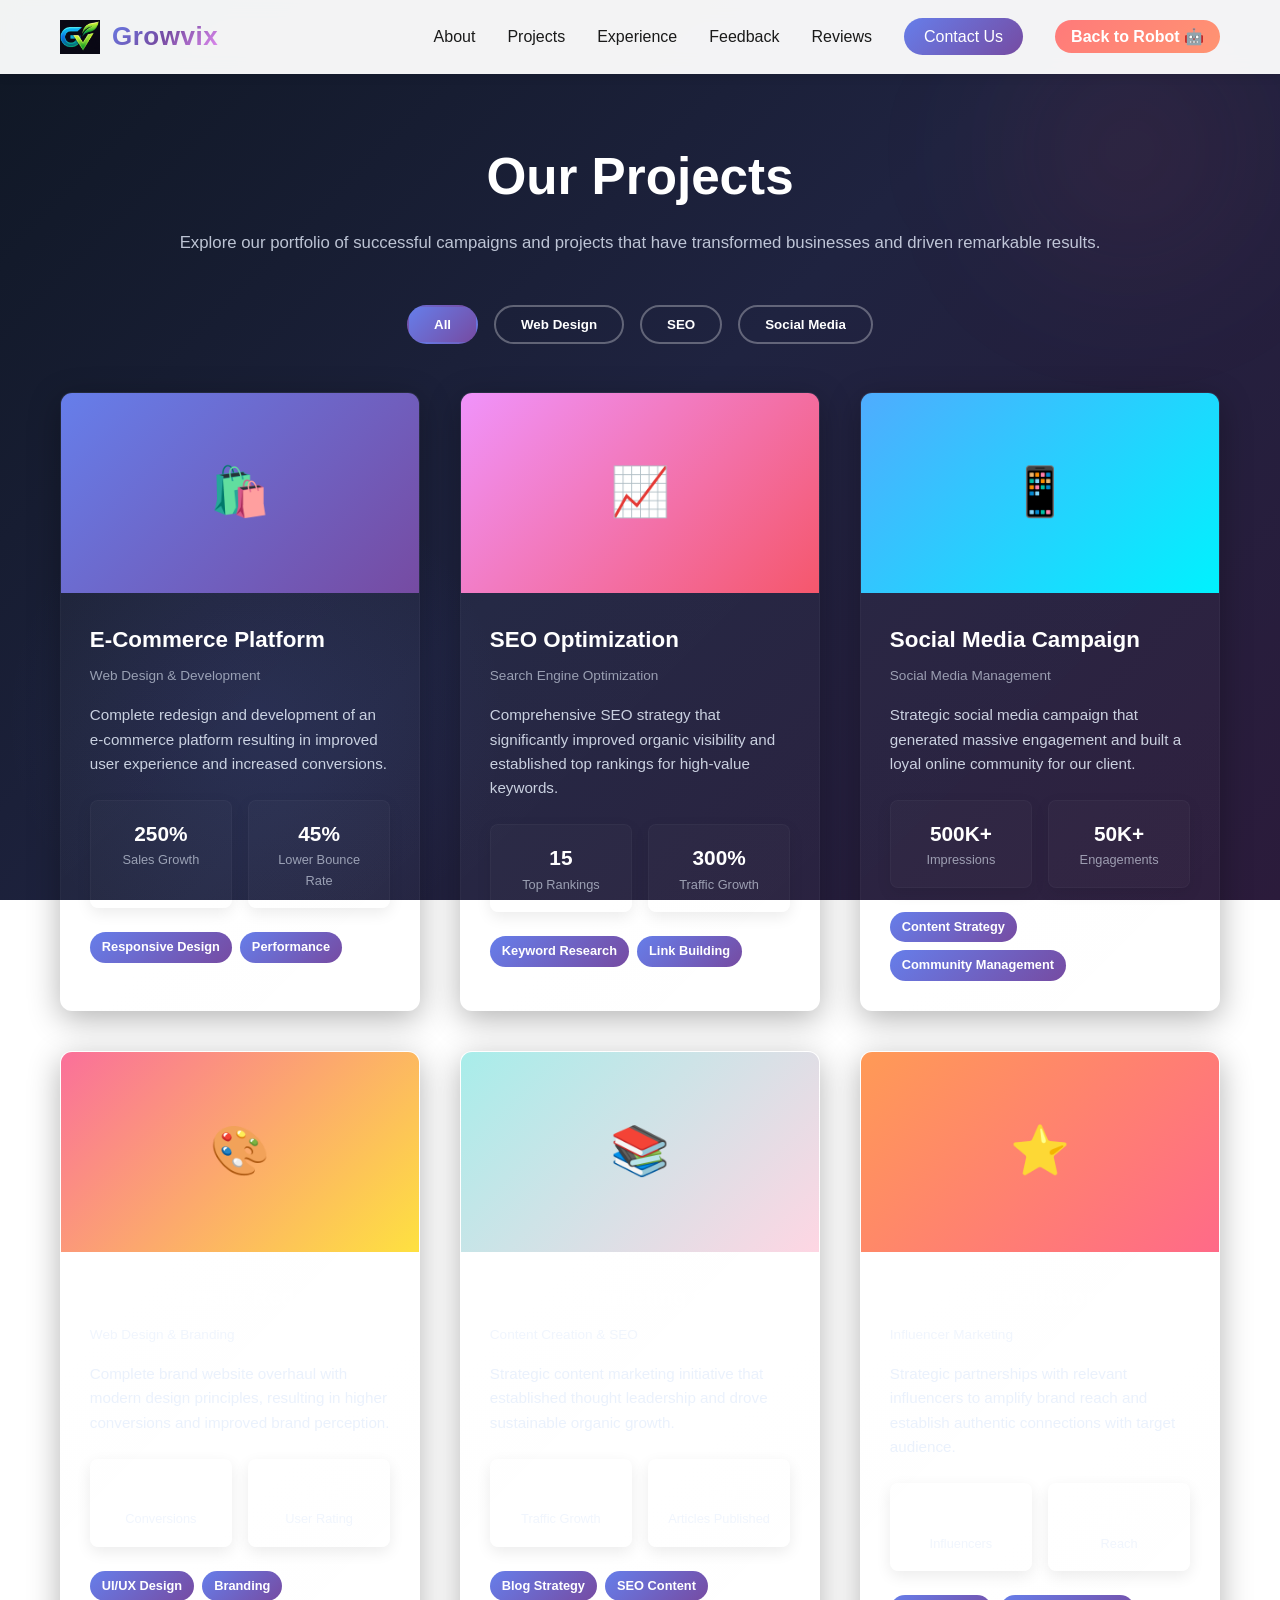
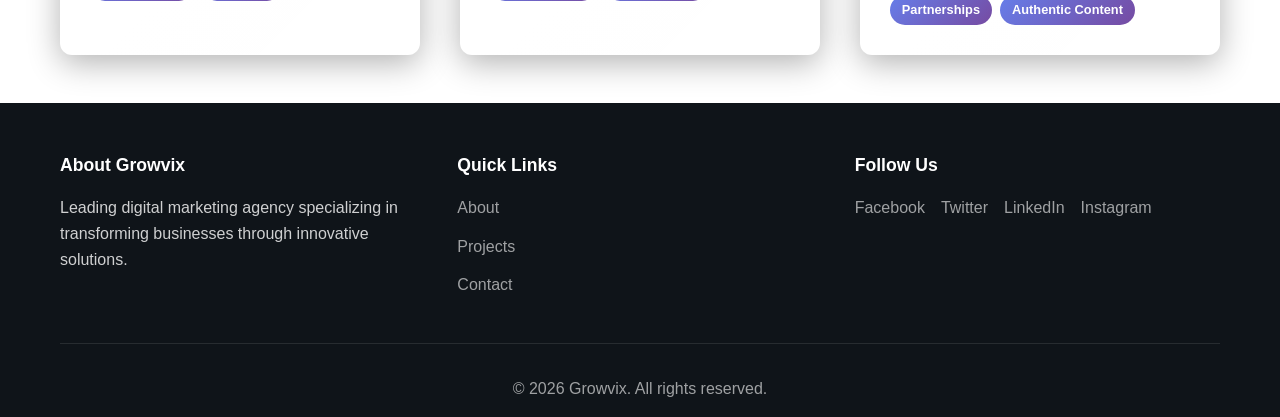
<file: projects.html>
<!DOCTYPE html>
<html lang="en">
<head>
    <meta charset="UTF-8">
    <meta name="viewport" content="width=device-width, initial-scale=1.0">
    <title>Projects - Growvix</title>
    <link rel="stylesheet" href="style.css">
    <style>
        .projects-page {
            background: radial-gradient(circle at 20% 80%, rgba(102,126,234,0.1), transparent 20%),
                        linear-gradient(135deg, #0f1724 0%, #1f2340 50%, #2b1b3b 100%);
            background-attachment: fixed;
            min-height: 100vh;
            padding-top: 88px;
            color: #e6eefc;
            position: relative;
            overflow: hidden;
        }

        .projects-page::before {
            content: '';
            position: absolute;
            width: 500px;
            height: 500px;
            border-radius: 50%;
            background: radial-gradient(circle, rgba(245,87,108,0.15), transparent 40%);
            right: -100px;
            top: -100px;
            filter: blur(80px);
            z-index: 0;
        }

        .projects-page-content {
            max-width: 1200px;
            margin: 0 auto;
            padding: 48px 20px;
            position: relative;
            z-index: 2;
        }

        .projects-page-content h1 {
            font-size: 3.2rem;
            color: white;
            margin-bottom: 12px;
            text-align: center;
        }

        .projects-intro {
            text-align: center;
            margin-bottom: 3rem;
            color: rgba(230,238,252,0.8);
            font-size: 1.05rem;
        }

        .filter-buttons {
            display: flex;
            justify-content: center;
            gap: 1rem;
            margin-bottom: 3rem;
            flex-wrap: wrap;
        }

        .filter-btn {
            padding: 10px 25px;
            border: 2px solid rgba(255, 255, 255, 0.3);
            background: transparent;
            border-radius: 25px;
            cursor: pointer;
            font-weight: 600;
            color: white;
            transition: all 0.3s ease;
        }

        .filter-btn.active {
            background: linear-gradient(135deg, #667eea, #764ba2);
            border-color: transparent;
        }

        .filter-btn:hover {
            border-color: white;
            background: rgba(255, 255, 255, 0.1);
        }

        .projects-grid {
            display: grid;
            grid-template-columns: repeat(auto-fit, minmax(350px, 1fr));
            gap: 2.5rem;
        }

        .project-card-detail {
            background: linear-gradient(135deg, rgba(255,255,255,0.03), rgba(255,255,255,0.02));
            border-radius: 12px;
            overflow: hidden;
            box-shadow: 0 8px 32px rgba(0,0,0,0.3);
            transition: all 0.3s ease;
            color: #e6eefc;
            border: 1px solid rgba(255,255,255,0.03);
        }

        .project-card-detail:hover {
            transform: translateY(-12px);
            box-shadow: 0 16px 48px rgba(102,126,234,0.25);
            border-color: rgba(102,126,234,0.15);
        }

        .project-image {
            width: 100%;
            height: 200px;
            display: flex;
            align-items: center;
            justify-content: center;
            font-size: 3rem;
            font-weight: bold;
            background: linear-gradient(135deg, rgba(102,126,234,0.15), rgba(118,75,162,0.08));
        }

        .project-content {
            padding: 1.8rem;
        }

        .project-content h3 {
            font-size: 1.4rem;
            margin-bottom: 0.5rem;
            color: #fff;
        }

        .project-meta {
            font-size: 0.85rem;
            color: rgba(230,238,252,0.6);
            margin-bottom: 1rem;
        }

        .project-description {
            color: rgba(230,238,252,0.85);
            line-height: 1.6;
            margin-bottom: 1rem;
            font-size: 0.95rem;
        }

        .project-stats {
            display: grid;
            grid-template-columns: repeat(2, 1fr);
            gap: 1rem;
            margin: 1.5rem 0;
        }

        .stat {
            background: rgba(255,255,255,0.02);
            padding: 1rem;
            border-radius: 8px;
            text-align: center;
            border: 1px solid rgba(255,255,255,0.03);
        }

        .stat-value {
            font-size: 1.3rem;
            font-weight: 700;
            color: #fff;
        }

        .stat-label {
            font-size: 0.8rem;
            color: rgba(230,238,252,0.6);
        }

        .project-tags {
            display: flex;
            gap: 0.5rem;
            flex-wrap: wrap;
        }

        .tag {
            background: linear-gradient(135deg, #667eea, #764ba2);
            color: white;
            padding: 5px 12px;
            border-radius: 20px;
            font-size: 0.8rem;
            font-weight: 600;
        }

        /* ========== MOBILE RESPONSIVE ========== */
        @media (max-width: 768px) {
            .projects-page-content h1 {
                font-size: 2rem;
            }

            .projects-intro p {
                font-size: 1rem;
            }

            .filter-buttons {
                gap: 0.5rem;
            }

            .filter-btn {
                padding: 8px 15px;
                font-size: 0.9rem;
            }

            .projects-grid {
                grid-template-columns: 1fr;
            }

            .project-image {
                height: 200px;
            }

            .project-content {
                padding: 1.5rem;
            }

            .project-content h3 {
                font-size: 1.3rem;
            }

            .project-stats {
                gap: 0.8rem;
            }

            .stat {
                padding: 0.8rem;
            }

            .stat-value {
                font-size: 1.3rem;
            }
        }

        @media (max-width: 480px) {
            .projects-page {
                padding-top: 70px;
            }

            .projects-page-content h1 {
                font-size: 1.5rem;
                margin-bottom: 10px;
            }

            .projects-intro p {
                font-size: 0.95rem;
            }

            .filter-buttons {
                gap: 0.3rem;
                margin-bottom: 2rem;
            }

            .filter-btn {
                padding: 6px 12px;
                font-size: 0.8rem;
            }

            .projects-grid {
                gap: 1.5rem;
            }

            .project-card-detail {
                border-radius: 10px;
            }

            .project-image {
                height: 180px;
                font-size: 2rem;
            }

            .project-content {
                padding: 1.2rem;
            }

            .project-content h3 {
                font-size: 1.1rem;
                margin-bottom: 0.4rem;
            }

            .project-meta {
                font-size: 0.85rem;
            }

            .project-description {
                font-size: 0.9rem;
            }

            .project-stats {
                grid-template-columns: 1fr;
                margin: 1rem 0;
            }

            .stat {
                padding: 0.8rem;
            }

            .stat-value {
                font-size: 1.2rem;
            }

            .stat-label {
                font-size: 0.8rem;
            }

            .tag {
                padding: 4px 10px;
                font-size: 0.75rem;
            }
        }
    </style>
</head>
<body>
    <!-- Loading Bar -->
    <div class="loading-container">
        <div class="loading-bar">
            <div class="loading-progress"></div>
        </div>
        <div class="loading-text">
            <span class="loading-percentage">0</span>%
        </div>
    </div>

    <!-- Navigation Bar -->
    <nav class="navbar">
        <div class="nav-container">
            <div class="logo">
                <div class="logo-icon image-only">
                    <img src="growvix-logo.png" alt="Growvix logo" class="logo-img">
                </div>
                <h2>Growvix</h2>
            </div>
            <ul class="nav-links">
                
                <li><a href="about.html" class="nav-link">About</a></li>
                <li><a href="projects.html" class="nav-link">Projects</a></li>
                <li><a href="experience.html" class="nav-link">Experience</a></li>
                <li><a href="feedback.html" class="nav-link">Feedback</a></li>
                <li><a href="reviews.html" class="nav-link">Reviews</a></li>
                <li><a href="contact.html" class="nav-link cta-btn">Contact Us</a></li>
                <li><a href="home.html#robotWelcome" class="nav-link exit-btn">Back to Robot 🤖</a></li>
            </ul>
            <div class="hamburger">
                <span></span>
                <span></span>
                <span></span>
            </div>
        </div>
    </nav>

    <div class="projects-page">
        <div class="projects-page-content">
            <h1>Our Projects</h1>
            <div class="projects-intro">
                <p>Explore our portfolio of successful campaigns and projects that have transformed businesses and driven remarkable results.</p>
            </div>

            <div class="filter-buttons">
                <button class="filter-btn active" data-filter="all">All</button>
                <button class="filter-btn" data-filter="web">Web Design</button>
                <button class="filter-btn" data-filter="seo">SEO</button>
                <button class="filter-btn" data-filter="social">Social Media</button>
            </div>

            <div class="projects-grid">
                <div class="project-card-detail" data-category="web">
                    <div class="project-image" style="background: linear-gradient(135deg, #667eea 0%, #764ba2 100%);">🛍️</div>
                    <div class="project-content">
                        <h3>E-Commerce Platform</h3>
                        <div class="project-meta">Web Design & Development</div>
                        <p class="project-description">Complete redesign and development of an e-commerce platform resulting in improved user experience and increased conversions.</p>
                        <div class="project-stats">
                            <div class="stat">
                                <div class="stat-value">250%</div>
                                <div class="stat-label">Sales Growth</div>
                            </div>
                            <div class="stat">
                                <div class="stat-value">45%</div>
                                <div class="stat-label">Lower Bounce Rate</div>
                            </div>
                        </div>
                        <div class="project-tags">
                            <span class="tag">Responsive Design</span>
                            <span class="tag">Performance</span>
                        </div>
                    </div>
                </div>

                <div class="project-card-detail" data-category="seo">
                    <div class="project-image" style="background: linear-gradient(135deg, #f093fb 0%, #f5576c 100%);">📈</div>
                    <div class="project-content">
                        <h3>SEO Optimization</h3>
                        <div class="project-meta">Search Engine Optimization</div>
                        <p class="project-description">Comprehensive SEO strategy that significantly improved organic visibility and established top rankings for high-value keywords.</p>
                        <div class="project-stats">
                            <div class="stat">
                                <div class="stat-value">15</div>
                                <div class="stat-label">Top Rankings</div>
                            </div>
                            <div class="stat">
                                <div class="stat-value">300%</div>
                                <div class="stat-label">Traffic Growth</div>
                            </div>
                        </div>
                        <div class="project-tags">
                            <span class="tag">Keyword Research</span>
                            <span class="tag">Link Building</span>
                        </div>
                    </div>
                </div>

                <div class="project-card-detail" data-category="social">
                    <div class="project-image" style="background: linear-gradient(135deg, #4facfe 0%, #00f2fe 100%);">📱</div>
                    <div class="project-content">
                        <h3>Social Media Campaign</h3>
                        <div class="project-meta">Social Media Management</div>
                        <p class="project-description">Strategic social media campaign that generated massive engagement and built a loyal online community for our client.</p>
                        <div class="project-stats">
                            <div class="stat">
                                <div class="stat-value">500K+</div>
                                <div class="stat-label">Impressions</div>
                            </div>
                            <div class="stat">
                                <div class="stat-value">50K+</div>
                                <div class="stat-label">Engagements</div>
                            </div>
                        </div>
                        <div class="project-tags">
                            <span class="tag">Content Strategy</span>
                            <span class="tag">Community Management</span>
                        </div>
                    </div>
                </div>

                <div class="project-card-detail" data-category="web">
                    <div class="project-image" style="background: linear-gradient(135deg, #fa709a 0%, #fee140 100%);">🎨</div>
                    <div class="project-content">
                        <h3>Brand Website Redesign</h3>
                        <div class="project-meta">Web Design & Branding</div>
                        <p class="project-description">Complete brand website overhaul with modern design principles, resulting in higher conversions and improved brand perception.</p>
                        <div class="project-stats">
                            <div class="stat">
                                <div class="stat-value">180%</div>
                                <div class="stat-label">Conversions</div>
                            </div>
                            <div class="stat">
                                <div class="stat-value">4.8/5</div>
                                <div class="stat-label">User Rating</div>
                            </div>
                        </div>
                        <div class="project-tags">
                            <span class="tag">UI/UX Design</span>
                            <span class="tag">Branding</span>
                        </div>
                    </div>
                </div>

                <div class="project-card-detail" data-category="seo">
                    <div class="project-image" style="background: linear-gradient(135deg, #a8edea 0%, #fed6e3 100%);">📚</div>
                    <div class="project-content">
                        <h3>Content Marketing Strategy</h3>
                        <div class="project-meta">Content Creation & SEO</div>
                        <p class="project-description">Strategic content marketing initiative that established thought leadership and drove sustainable organic growth.</p>
                        <div class="project-stats">
                            <div class="stat">
                                <div class="stat-value">300%</div>
                                <div class="stat-label">Traffic Growth</div>
                            </div>
                            <div class="stat">
                                <div class="stat-value">120</div>
                                <div class="stat-label">Articles Published</div>
                            </div>
                        </div>
                        <div class="project-tags">
                            <span class="tag">Blog Strategy</span>
                            <span class="tag">SEO Content</span>
                        </div>
                    </div>
                </div>

                <div class="project-card-detail" data-category="social">
                    <div class="project-image" style="background: linear-gradient(135deg, #ff9a56 0%, #ff6a88 100%);">⭐</div>
                    <div class="project-content">
                        <h3>Influencer Collaboration</h3>
                        <div class="project-meta">Influencer Marketing</div>
                        <p class="project-description">Strategic partnerships with relevant influencers to amplify brand reach and establish authentic connections with target audience.</p>
                        <div class="project-stats">
                            <div class="stat">
                                <div class="stat-value">10+</div>
                                <div class="stat-label">Influencers</div>
                            </div>
                            <div class="stat">
                                <div class="stat-value">2M+</div>
                                <div class="stat-label">Reach</div>
                            </div>
                        </div>
                        <div class="project-tags">
                            <span class="tag">Partnerships</span>
                            <span class="tag">Authentic Content</span>
                        </div>
                    </div>
                </div>
            </div>
        </div>
    </div>

    <!-- Footer -->
    <footer class="footer">
        <div class="container">
            <div class="footer-content">
                <div class="footer-section">
                    <h4>About Growvix</h4>
                    <p>Leading digital marketing agency specializing in transforming businesses through innovative solutions.</p>
                </div>
                <div class="footer-section">
                    <h4>Quick Links</h4>
                    <ul>
                        <li><a href="about.html">About</a></li>
                        <li><a href="projects.html">Projects</a></li>
                        <li><a href="contact.html">Contact</a></li>
                    </ul>
                </div>
                <div class="footer-section">
                    <h4>Follow Us</h4>
                    <div class="social-links">
                        <a href="#">Facebook</a>
                        <a href="#">Twitter</a>
                        <a href="#">LinkedIn</a>
                        <a href="#">Instagram</a>
                    </div>
                </div>
            </div>
            <div class="footer-bottom">
                <p>&copy; 2026 Growvix. All rights reserved.</p>
            </div>
        </div>
    </footer>

    <script src="script.js"></script>
</body>
</html>
</file>
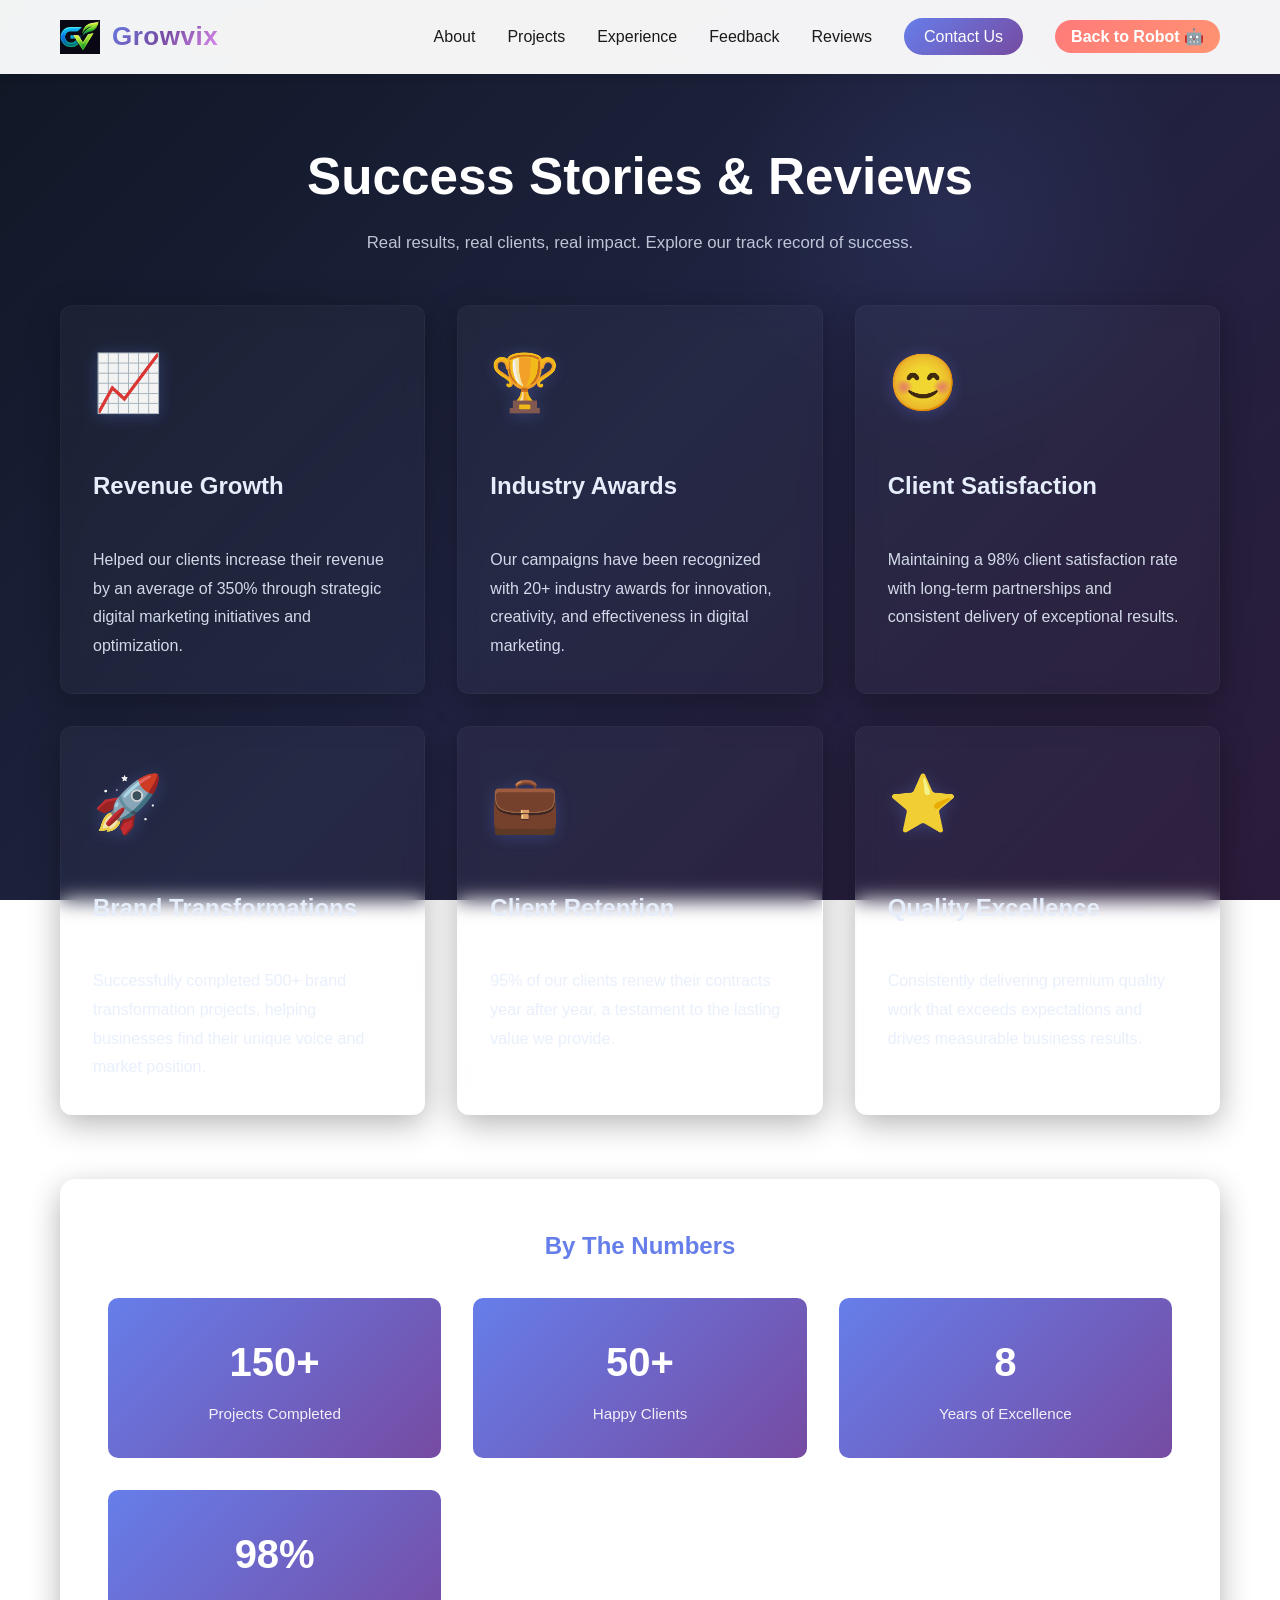
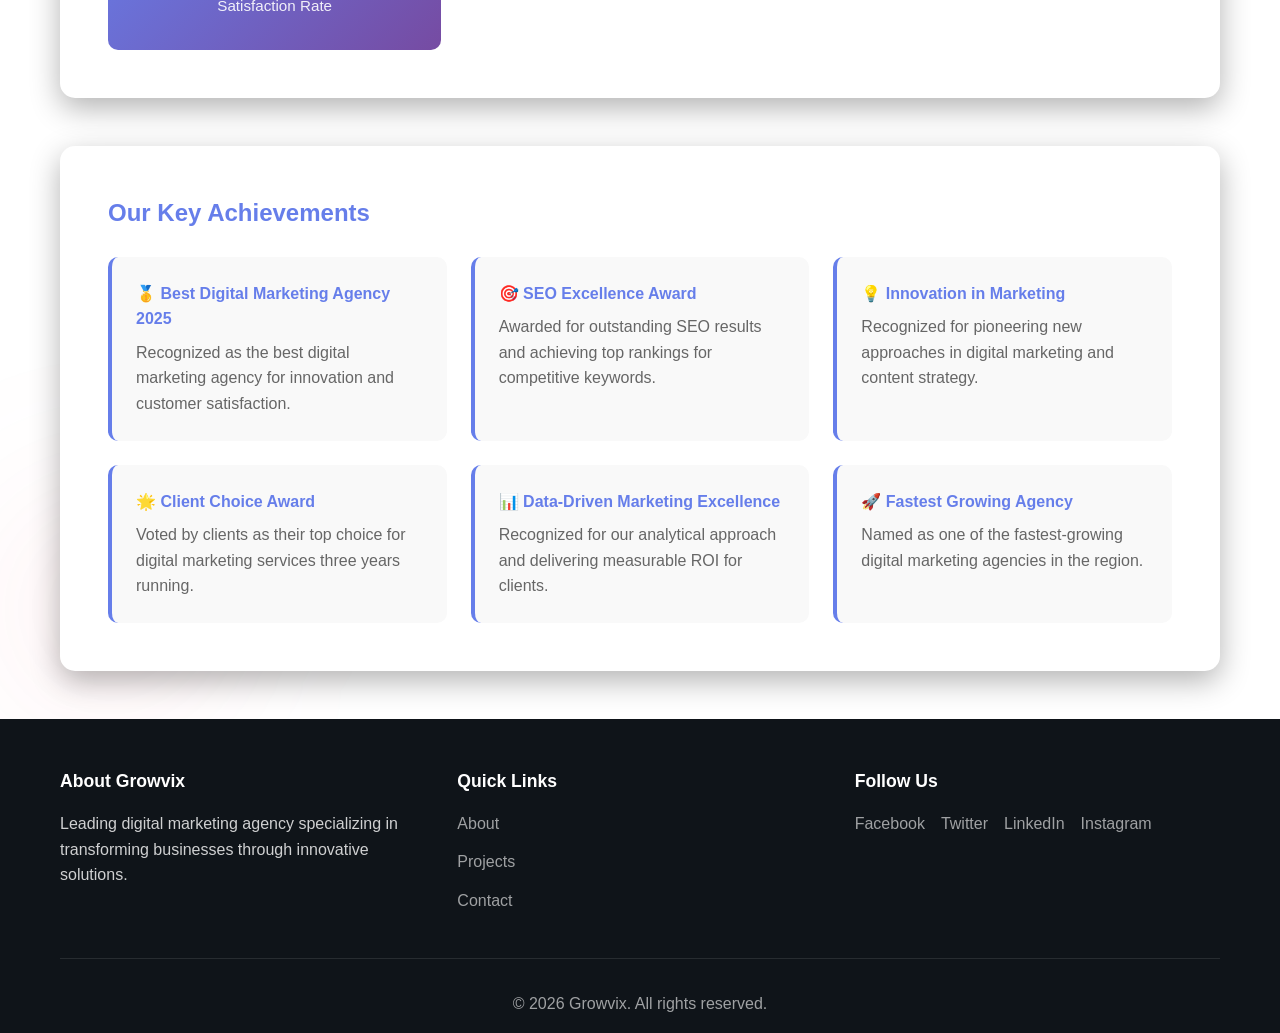
<file: reviews.html>
<!DOCTYPE html>
<html lang="en">
<head>
    <meta charset="UTF-8">
    <meta name="viewport" content="width=device-width, initial-scale=1.0">
    <title>Reviews & Success Stories - Growvix</title>
    <link rel="stylesheet" href="style.css">
    <style>
        .reviews-page {
            background: radial-gradient(circle at 75% 25%, rgba(102,126,234,0.1), transparent 20%),
                        linear-gradient(135deg, #0f1724 0%, #1f2340 50%, #2b1b3b 100%);
            background-attachment: fixed;
            min-height: 100vh;
            padding-top: 88px;
            color: #e6eefc;
            position: relative;
            overflow: hidden;
        }

        .reviews-page::before {
            content: '';
            position: absolute;
            width: 520px;
            height: 520px;
            border-radius: 50%;
            background: radial-gradient(circle, rgba(245,87,108,0.14), transparent 40%);
            left: -150px;
            bottom: -150px;
            filter: blur(85px);
            z-index: 0;
        }

        .reviews-page-content {
            max-width: 1200px;
            margin: 0 auto;
            padding: 48px 20px;
            position: relative;
            z-index: 2;
        }

        .reviews-page-content h1 {
            font-size: 3.2rem;
            margin-bottom: 12px;
            text-align: center;
            color: white;
        }

        .reviews-intro {
            text-align: center;
            margin-bottom: 3rem;
            font-size: 1.05rem;
            color: rgba(230,238,252,0.8);
        }

        .reviews-container {
            display: grid;
            grid-template-columns: repeat(auto-fit, minmax(300px, 1fr));
            gap: 2rem;
            margin-bottom: 4rem;
        }

        .review-item {
            background: linear-gradient(135deg, rgba(255,255,255,0.03), rgba(255,255,255,0.02));
            backdrop-filter: blur(10px);
            color: #e6eefc;
            padding: 2rem;
            border-radius: 12px;
            transition: all 0.3s ease;
            display: flex;
            flex-direction: column;
            border: 1px solid rgba(255,255,255,0.03);
            box-shadow: 0 8px 32px rgba(0,0,0,0.3);
        }

        .review-item:hover {
            transform: translateY(-10px);
            background: rgba(255,255,255,0.05);
            border-color: rgba(102,126,234,0.15);
            box-shadow: 0 16px 48px rgba(102,126,234,0.2);
        }

        .review-number {
            font-size: 3.5rem;
            font-weight: 800;
            opacity: 0.95;
            margin-bottom: 1rem;
            filter: drop-shadow(0 2px 8px rgba(102,126,234,0.3));
        }

        .review-item h3 {
            font-size: 1.5rem;
            margin-bottom: 1rem;
        }

        .review-item p {
            opacity: 0.9;
            line-height: 1.8;
            margin: 0;
            flex-grow: 1;
        }

        .metrics-grid {
            background: white;
            color: #333;
            padding: 3rem;
            border-radius: 15px;
            margin: 3rem 0;
            box-shadow: 0 10px 30px rgba(0, 0, 0, 0.3);
        }

        .metrics-grid h2 {
            color: #667eea;
            text-align: center;
            margin-bottom: 2rem;
        }

        .metrics-items {
            display: grid;
            grid-template-columns: repeat(auto-fit, minmax(250px, 1fr));
            gap: 2rem;
        }

        .metric-card {
            background: linear-gradient(135deg, #667eea 0%, #764ba2 100%);
            color: white;
            padding: 2rem;
            border-radius: 10px;
            text-align: center;
        }

        .metric-value {
            font-size: 2.5rem;
            font-weight: 800;
            margin-bottom: 0.5rem;
        }

        .metric-label {
            font-size: 0.95rem;
            opacity: 0.9;
        }

        .achievements-section {
            background: white;
            color: #333;
            padding: 3rem;
            border-radius: 15px;
            box-shadow: 0 10px 30px rgba(0, 0, 0, 0.3);
        }

        .achievements-section h2 {
            color: #667eea;
            margin-bottom: 1.5rem;
        }

        .achievement-list {
            display: grid;
            grid-template-columns: repeat(auto-fit, minmax(300px, 1fr));
            gap: 1.5rem;
        }

        .achievement-item {
            padding: 1.5rem;
            background: #f9f9f9;
            border-radius: 10px;
            border-left: 4px solid #667eea;
        }

        .achievement-item h4 {
            color: #667eea;
            margin-bottom: 0.5rem;
        }

        .achievement-item p {
            color: #666;
            margin: 0;
            line-height: 1.6;
        }

        /* ========== MOBILE RESPONSIVE ========== */
        @media (max-width: 768px) {
            .reviews-page-content h1 {
                font-size: 2rem;
            }

            .reviews-intro {
                font-size: 1rem;
            }

            .reviews-container {
                grid-template-columns: 1fr;
            }

            .review-item {
                padding: 2rem;
            }

            .review-number {
                font-size: 2.5rem;
            }

            .review-item h3 {
                font-size: 1.3rem;
            }

            .metrics-items {
                grid-template-columns: repeat(2, 1fr);
            }

            .metric-card {
                padding: 1.5rem;
            }

            .metric-value {
                font-size: 2rem;
            }

            .achievement-list {
                grid-template-columns: 1fr;
            }
        }

        @media (max-width: 480px) {
            .reviews-page {
                padding-top: 70px;
            }

            .reviews-page-content h1 {
                font-size: 1.5rem;
            }

            .reviews-intro {
                font-size: 0.95rem;
            }

            .reviews-container {
                gap: 1.5rem;
            }

            .review-item {
                padding: 1.5rem;
                flex-direction: column;
            }

            .review-number {
                font-size: 2rem;
                margin-bottom: 0.5rem;
            }

            .review-item h3 {
                font-size: 1.1rem;
                margin-bottom: 0.8rem;
            }

            .review-item p {
                font-size: 0.9rem;
            }

            .metrics-grid {
                padding: 2rem 1.5rem;
            }

            .metrics-grid h2 {
                font-size: 1.3rem;
            }

            .metrics-items {
                grid-template-columns: 1fr;
                gap: 1.5rem;
            }

            .metric-card {
                padding: 1.2rem;
            }

            .metric-value {
                font-size: 1.8rem;
            }

            .metric-label {
                font-size: 0.85rem;
            }

            .achievements-section {
                padding: 2rem 1.5rem;
            }

            .achievements-section h2 {
                font-size: 1.3rem;
            }

            .achievement-item {
                padding: 1.2rem;
            }

            .achievement-item h4 {
                font-size: 1rem;
                margin-bottom: 0.5rem;
            }

            .achievement-item p {
                font-size: 0.9rem;
            }
        }
    </style>
</head>
<body>
    <!-- Loading Bar -->
    <div class="loading-container">
        <div class="loading-bar">
            <div class="loading-progress"></div>
        </div>
        <div class="loading-text">
            <span class="loading-percentage">0</span>%
        </div>
    </div>

    <!-- Navigation Bar -->
    <nav class="navbar">
        <div class="nav-container">
            <div class="logo">
                <div class="logo-icon image-only">
                    <img src="growvix-logo.png" alt="Growvix logo" class="logo-img">
                </div>
                <h2>Growvix</h2>
            </div>
            <ul class="nav-links">
                
                <li><a href="about.html" class="nav-link">About</a></li>
                <li><a href="projects.html" class="nav-link">Projects</a></li>
                <li><a href="experience.html" class="nav-link">Experience</a></li>
                <li><a href="feedback.html" class="nav-link">Feedback</a></li>
                <li><a href="reviews.html" class="nav-link">Reviews</a></li>
                <li><a href="contact.html" class="nav-link cta-btn">Contact Us</a></li>
                <li><a href="home.html#robotWelcome" class="nav-link exit-btn">Back to Robot 🤖</a></li>
            </ul>
            <div class="hamburger">
                <span></span>
                <span></span>
                <span></span>
            </div>
        </div>
    </nav>

    <div class="reviews-page">
        <div class="reviews-page-content">
            <h1>Success Stories & Reviews</h1>
            <div class="reviews-intro">
                <p>Real results, real clients, real impact. Explore our track record of success.</p>
            </div>

            <div class="reviews-container">
                <div class="review-item">
                    <div class="review-number">📈</div>
                    <h3>Revenue Growth</h3>
                    <p>Helped our clients increase their revenue by an average of 350% through strategic digital marketing initiatives and optimization.</p>
                </div>

                <div class="review-item">
                    <div class="review-number">🏆</div>
                    <h3>Industry Awards</h3>
                    <p>Our campaigns have been recognized with 20+ industry awards for innovation, creativity, and effectiveness in digital marketing.</p>
                </div>

                <div class="review-item">
                    <div class="review-number">😊</div>
                    <h3>Client Satisfaction</h3>
                    <p>Maintaining a 98% client satisfaction rate with long-term partnerships and consistent delivery of exceptional results.</p>
                </div>

                <div class="review-item">
                    <div class="review-number">🚀</div>
                    <h3>Brand Transformations</h3>
                    <p>Successfully completed 500+ brand transformation projects, helping businesses find their unique voice and market position.</p>
                </div>

                <div class="review-item">
                    <div class="review-number">💼</div>
                    <h3>Client Retention</h3>
                    <p>95% of our clients renew their contracts year after year, a testament to the lasting value we provide.</p>
                </div>

                <div class="review-item">
                    <div class="review-number">⭐</div>
                    <h3>Quality Excellence</h3>
                    <p>Consistently delivering premium quality work that exceeds expectations and drives measurable business results.</p>
                </div>
            </div>

            <div class="metrics-grid">
                <h2>By The Numbers</h2>
                <div class="metrics-items">
                    <div class="metric-card">
                        <div class="metric-value">150+</div>
                        <div class="metric-label">Projects Completed</div>
                    </div>
                    <div class="metric-card">
                        <div class="metric-value">50+</div>
                        <div class="metric-label">Happy Clients</div>
                    </div>
                    <div class="metric-card">
                        <div class="metric-value">8</div>
                        <div class="metric-label">Years of Excellence</div>
                    </div>
                    <div class="metric-card">
                        <div class="metric-value">98%</div>
                        <div class="metric-label">Satisfaction Rate</div>
                    </div>
                </div>
            </div>

            <div class="achievements-section">
                <h2>Our Key Achievements</h2>
                <div class="achievement-list">
                    <div class="achievement-item">
                        <h4>🥇 Best Digital Marketing Agency 2025</h4>
                        <p>Recognized as the best digital marketing agency for innovation and customer satisfaction.</p>
                    </div>
                    <div class="achievement-item">
                        <h4>🎯 SEO Excellence Award</h4>
                        <p>Awarded for outstanding SEO results and achieving top rankings for competitive keywords.</p>
                    </div>
                    <div class="achievement-item">
                        <h4>💡 Innovation in Marketing</h4>
                        <p>Recognized for pioneering new approaches in digital marketing and content strategy.</p>
                    </div>
                    <div class="achievement-item">
                        <h4>🌟 Client Choice Award</h4>
                        <p>Voted by clients as their top choice for digital marketing services three years running.</p>
                    </div>
                    <div class="achievement-item">
                        <h4>📊 Data-Driven Marketing Excellence</h4>
                        <p>Recognized for our analytical approach and delivering measurable ROI for clients.</p>
                    </div>
                    <div class="achievement-item">
                        <h4>🚀 Fastest Growing Agency</h4>
                        <p>Named as one of the fastest-growing digital marketing agencies in the region.</p>
                    </div>
                </div>
            </div>
        </div>
    </div>

    <!-- Footer -->
    <footer class="footer">
        <div class="container">
            <div class="footer-content">
                <div class="footer-section">
                    <h4>About Growvix</h4>
                    <p>Leading digital marketing agency specializing in transforming businesses through innovative solutions.</p>
                </div>
                <div class="footer-section">
                    <h4>Quick Links</h4>
                    <ul>
                        <li><a href="about.html">About</a></li>
                        <li><a href="projects.html">Projects</a></li>
                        <li><a href="contact.html">Contact</a></li>
                    </ul>
                </div>
                <div class="footer-section">
                    <h4>Follow Us</h4>
                    <div class="social-links">
                        <a href="#">Facebook</a>
                        <a href="#">Twitter</a>
                        <a href="#">LinkedIn</a>
                        <a href="#">Instagram</a>
                    </div>
                </div>
            </div>
            <div class="footer-bottom">
                <p>&copy; 2026 Growvix. All rights reserved.</p>
            </div>
        </div>
    </footer>

    <script src="script.js"></script>
</body>
</html>
</file>
<file: style.css>
/* ========== GLOBAL STYLES ========== */
* {
    margin: 0;
    padding: 0;
    box-sizing: border-box;
}

:root {
    --primary-color: #667eea;
    --secondary-color: #764ba2;
    --accent-color: #f5576c;
    --dark-bg: #0f1419;
    --light-bg: #f8f9fa;
    --text-dark: #1a1a1a;
    --text-light: #666666;
    --border-color: #e0e0e0;
    --transition: all 0.3s ease;
}

html {
    scroll-behavior: smooth;
}

body {
    font-family: 'Segoe UI', Tahoma, Geneva, Verdana, sans-serif;
    color: var(--text-dark);
    background-color: #fff;
    line-height: 1.6;
}

/* ========== LOADING BAR ========== */
.loading-container {
    position: fixed;
    top: 0;
    left: 0;
    width: 100%;
    height: 100vh;
    background: radial-gradient(circle at 20% 50%, rgba(245,87,108,0.2), transparent 20%),
                radial-gradient(circle at 80% 80%, rgba(102,126,234,0.15), transparent 20%),
                linear-gradient(135deg, #0f1724 0%, #1f2340 50%, #2b1b3b 100%);
    display: flex;
    align-items: center;
    justify-content: center;
    flex-direction: column;
    z-index: 9999;
    gap: 40px;
    overflow: hidden;
}

.loading-container::before {
    content: '';
    position: absolute;
    width: 500px;
    height: 500px;
    border-radius: 50%;
    background: radial-gradient(circle, rgba(118,75,162,0.1), transparent 40%);
    left: -150px;
    top: -100px;
    filter: blur(80px);
    z-index: 0;
}

.loading-robot {
    width: 120px;
    height: 120px;
    display: flex;
    align-items: center;
    justify-content: center;
    position: relative;
    z-index: 2;
    animation: robotBounce 2s ease-in-out infinite;
}

.loading-robot svg {
    width: 100%;
    height: 100%;
    filter: drop-shadow(0 8px 20px rgba(102,126,234,0.4));
}

@keyframes robotBounce {
    0%, 100% { transform: translateY(0); }
    50% { transform: translateY(-20px); }
}

.loading-bar {
    width: 320px;
    height: 10px;
    background: rgba(255, 255, 255, 0.1);
    border-radius: 10px;
    overflow: hidden;
    box-shadow: 0 0 20px rgba(102,126,234,0.3);
    position: relative;
    z-index: 2;
    border: 1px solid rgba(255,255,255,0.05);
}

.loading-progress {
    height: 100%;
    background: linear-gradient(90deg, #00d4ff, #0099ff, #667eea, #f093fb);
    width: 0%;
    border-radius: 10px;
    transition: width 0.3s ease;
    box-shadow: 0 0 20px rgba(0, 212, 255, 0.8), 0 0 10px rgba(102,126,234,0.6);
}

.loading-text {
    font-size: 56px;
    font-weight: 800;
    color: white;
    text-shadow: 0 4px 15px rgba(0, 0, 0, 0.4);
    letter-spacing: 2px;
    position: relative;
    z-index: 2;
}

.loading-percentage {
    font-family: 'Courier New', monospace;
    display: inline-block;
    min-width: 80px;
    text-align: right;
}

/* Hide loading after completion */
.loading-container.hidden {
    opacity: 0;
    visibility: hidden;
    transition: opacity 0.5s ease, visibility 0.5s ease;
}

/* ========== ROBOT GREETING STYLES (HOME PAGE) ========== */
.robot-wrapper {
    display: flex;
    align-items: center;
    gap: 20px;
    justify-content: center;
    margin-top: 20px;
}

.robot {
    width: 90px;
    height: 90px;
    display: flex;
    align-items: center;
    justify-content: center;
}

.robot svg {
    width: 80px;
    height: 80px;
    filter: drop-shadow(0 6px 12px rgba(0,0,0,0.15));
}

.speech-bubble {
    max-width: 420px;
    background: linear-gradient(180deg, #ffffff, #f3f6ff);
    color: #1a1a1a;
    padding: 12px 16px;
    border-radius: 14px;
    border: 1px solid rgba(0,0,0,0.06);
    box-shadow: 0 8px 30px rgba(102,126,234,0.08);
    font-weight: 600;
    font-size: 18px;
    position: relative;
}

.speech-bubble::after {
    content: '';
    position: absolute;
    left: 12px;
    bottom: -10px;
    width: 0;
    height: 0;
    border-left: 10px solid transparent;
    border-right: 10px solid transparent;
    border-top: 10px solid #f3f6ff;
}

.robot-text { white-space: nowrap; overflow: hidden; display: inline-block; }
.robot-cursor { display: inline-block; margin-left: 6px; color: #667eea; font-weight: 800; }

@keyframes blink { 50% { opacity: 0 } }
.robot-cursor.blink { animation: blink 1s step-end infinite; }

.robot-wrapper.center { justify-content: center; }

.robot-small { width: 56px; height: 56px; }

.container {
    max-width: 1200px;
    margin: 0 auto;
    padding: 0 20px;
}

/* ========== NAVIGATION ========== */
.navbar {
    position: fixed;
    top: 0;
    width: 100%;
    background: rgba(255, 255, 255, 0.95);
    backdrop-filter: blur(10px);
    box-shadow: 0 2px 10px rgba(0, 0, 0, 0.1);
    z-index: 1000;
    padding: 1rem 0;
}

.nav-container {
    max-width: 1200px;
    margin: 0 auto;
    padding: 0 20px;
    display: flex;
    justify-content: space-between;
    align-items: center;
}

.logo {
    display: flex;
    align-items: center;
    gap: 12px;
    font-size: 24px;
    font-weight: 800;
    letter-spacing: 0.5px;
}

.logo h2 {
    margin: 0;
    background: linear-gradient(135deg, #667eea 0%, #764ba2 50%, #f093fb 100%);
    -webkit-background-clip: text;
    -webkit-text-fill-color: transparent;
    background-clip: text;
    font-size: 26px;
}

.logo-icon {
    width: 40px;
    height: 40px;
    display: flex;
    align-items: center;
    justify-content: center;
    background: linear-gradient(135deg, #667eea 0%, #764ba2 100%);
    border-radius: 8px;
    font-size: 22px;
    box-shadow: 0 5px 20px rgba(102, 126, 234, 0.4);
    transition: all 0.3s ease;
    font-weight: 800;
    color: white;
}

/* If using an image logo, size and neutralize the background */
.logo-icon img.logo-img {
    width: 40px;
    height: 40px;
    display: block;
    object-fit: contain;
}

.logo-icon.image-only {
    background: transparent;
    box-shadow: none;
    padding: 0;
}

.logo:hover .logo-icon {
    transform: scale(1.1) rotate(-5deg);
    box-shadow: 0 8px 30px rgba(102, 126, 234, 0.6);
}

.nav-links {
    display: flex;
    list-style: none;
    gap: 2rem;
    align-items: center;
}

.nav-link {
    text-decoration: none;
    color: var(--text-dark);
    font-weight: 500;
    transition: var(--transition);
    position: relative;
}

.nav-link:hover {
    color: var(--primary-color);
}

.nav-link::after {
    content: '';
    position: absolute;
    bottom: -5px;
    left: 0;
    width: 0;
    height: 2px;
    background: var(--primary-color);
    transition: var(--transition);
}

.nav-link:hover::after {
    width: 100%;
}

.cta-btn {
    background: linear-gradient(135deg, var(--primary-color), var(--secondary-color));
    color: white !important;
    padding: 10px 20px;
    border-radius: 25px;
    transition: var(--transition);
}

.cta-btn:hover {
    transform: translateY(-2px);
    box-shadow: 0 10px 20px rgba(102, 126, 234, 0.3);
}

/* Exit button style (placed after Contact) */
.exit-btn {
    background: linear-gradient(135deg, #ff7a7a 0%, #ff9472 100%);
    color: white !important;
    padding: 8px 16px;
    border-radius: 20px;
    font-weight: 700;
    transition: var(--transition);
    border: none;
}

.exit-btn:hover {
    transform: translateY(-2px);
    box-shadow: 0 10px 20px rgba(255, 120, 120, 0.25);
}

.hamburger {
    display: none;
    flex-direction: column;
    cursor: pointer;
    gap: 5px;
}

.hamburger span {
    width: 25px;
    height: 3px;
    background: var(--text-dark);
    border-radius: 2px;
    transition: var(--transition);
}

/* ========== HOME SECTION ========== */
.home {
    margin-top: 60px;
    min-height: calc(100vh - 60px);
    display: flex;
    align-items: center;
    justify-content: center;
    background: linear-gradient(135deg, #667eea 0%, #764ba2 100%);
    position: relative;
    overflow: hidden;
    color: white;
}

.home-content {
    text-align: center;
    z-index: 2;
    position: relative;
}

.home-title {
    font-size: 3.5rem;
    font-weight: 800;
    margin-bottom: 1rem;
    animation: slideInDown 0.8s ease;
}

.home-subtitle {
    font-size: 1.5rem;
    margin-bottom: 2rem;
    opacity: 0.9;
    animation: slideInUp 0.8s ease;
}

.btn-primary {
    background: white;
    color: var(--primary-color);
    padding: 15px 40px;
    font-size: 1.1rem;
    font-weight: 700;
    border: none;
    border-radius: 30px;
    cursor: pointer;
    transition: var(--transition);
    animation: slideInUp 1s ease;
}

.btn-primary:hover {
    transform: translateY(-3px);
    box-shadow: 0 15px 30px rgba(0, 0, 0, 0.2);
}

.btn-secondary {
    background: transparent;
    color: white;
    border: 2px solid white;
    padding: 12px 30px;
    font-weight: 600;
    border-radius: 25px;
    cursor: pointer;
    transition: var(--transition);
}

.btn-secondary:hover {
    background: white;
    color: var(--primary-color);
}

.floating-shapes {
    position: absolute;
    width: 100%;
    height: 100%;
    top: 0;
    left: 0;
}

.shape {
    position: absolute;
    border-radius: 50%;
    opacity: 0.1;
    animation: float 6s ease-in-out infinite;
}

.shape1 {
    width: 300px;
    height: 300px;
    background: white;
    top: -50px;
    right: -50px;
}

.shape2 {
    width: 200px;
    height: 200px;
    background: white;
    bottom: 50px;
    left: 10%;
    animation-delay: 2s;
}

.shape3 {
    width: 250px;
    height: 250px;
    background: white;
    bottom: -100px;
    right: 10%;
    animation-delay: 4s;
}

@keyframes float {
    0%, 100% {
        transform: translateY(0px);
    }
    50% {
        transform: translateY(30px);
    }
}

@keyframes slideInDown {
    from {
        opacity: 0;
        transform: translateY(-30px);
    }
    to {
        opacity: 1;
        transform: translateY(0);
    }
}

@keyframes slideInUp {
    from {
        opacity: 0;
        transform: translateY(30px);
    }
    to {
        opacity: 1;
        transform: translateY(0);
    }
}

/* ========== SECTION STYLES ========== */
section {
    padding: 80px 0;
}

.section-title {
    font-size: 2.5rem;
    font-weight: 800;
    text-align: center;
    margin-bottom: 3rem;
    color: var(--text-dark);
    position: relative;
}

.section-title::after {
    content: '';
    display: block;
    width: 80px;
    height: 4px;
    background: linear-gradient(135deg, var(--primary-color), var(--secondary-color));
    margin: 1rem auto 0;
    border-radius: 2px;
}

/* ========== ABOUT SECTION ========== */
.about {
    background: var(--light-bg);
}

.about-content {
    display: grid;
    grid-template-columns: 1fr 1fr;
    gap: 3rem;
    align-items: center;
}

.about-text h3 {
    font-size: 2rem;
    margin-bottom: 1.5rem;
    color: var(--text-dark);
}

.about-text p {
    color: var(--text-light);
    margin-bottom: 2rem;
    line-height: 1.8;
}

.about-stats {
    display: grid;
    grid-template-columns: repeat(3, 1fr);
    gap: 2rem;
    margin-top: 2rem;
}

.stat {
    background: white;
    padding: 2rem;
    border-radius: 10px;
    text-align: center;
    box-shadow: 0 5px 15px rgba(0, 0, 0, 0.08);
}

.stat h4 {
    font-size: 2rem;
    color: var(--primary-color);
    margin-bottom: 0.5rem;
}

.stat p {
    color: var(--text-light);
    margin: 0;
}

.about-features {
    display: grid;
    grid-template-columns: repeat(2, 1fr);
    gap: 2rem;
}

.feature-card {
    background: white;
    padding: 2rem;
    border-radius: 10px;
    box-shadow: 0 5px 15px rgba(0, 0, 0, 0.08);
    transition: var(--transition);
}

.feature-card:hover {
    transform: translateY(-5px);
    box-shadow: 0 10px 25px rgba(0, 0, 0, 0.12);
}

.feature-icon {
    font-size: 2.5rem;
    margin-bottom: 1rem;
}

.feature-card h4 {
    font-size: 1.3rem;
    margin-bottom: 0.8rem;
    color: var(--text-dark);
}

.feature-card p {
    color: var(--text-light);
}

/* ========== PROJECTS SECTION ========== */
.projects {
    background: white;
}

.filter-buttons {
    display: flex;
    justify-content: center;
    gap: 1rem;
    margin-bottom: 3rem;
    flex-wrap: wrap;
}

.filter-btn {
    padding: 10px 25px;
    border: 2px solid var(--border-color);
    background: white;
    border-radius: 25px;
    cursor: pointer;
    font-weight: 600;
    transition: var(--transition);
    color: var(--text-dark);
}

.filter-btn.active {
    background: linear-gradient(135deg, var(--primary-color), var(--secondary-color));
    color: white;
    border-color: transparent;
}

.filter-btn:hover {
    border-color: var(--primary-color);
    color: var(--primary-color);
}

.projects-grid {
    display: grid;
    grid-template-columns: repeat(auto-fit, minmax(350px, 1fr));
    gap: 2rem;
}

.project-card {
    border-radius: 10px;
    overflow: hidden;
    box-shadow: 0 5px 15px rgba(0, 0, 0, 0.1);
    transition: var(--transition);
    background: white;
}

.project-card:hover {
    transform: translateY(-10px);
    box-shadow: 0 15px 30px rgba(0, 0, 0, 0.15);
}

.project-image {
    width: 100%;
    height: 250px;
    position: relative;
    display: flex;
    align-items: center;
    justify-content: center;
}

.project-overlay {
    position: absolute;
    top: 0;
    left: 0;
    right: 0;
    bottom: 0;
    background: rgba(0, 0, 0, 0.7);
    display: flex;
    align-items: center;
    justify-content: center;
    opacity: 0;
    transition: var(--transition);
}

.project-card:hover .project-overlay {
    opacity: 1;
}

.view-btn {
    background: white;
    color: var(--primary-color);
    border: none;
    padding: 10px 25px;
    border-radius: 25px;
    font-weight: 700;
    cursor: pointer;
    transition: var(--transition);
}

.view-btn:hover {
    background: var(--primary-color);
    color: white;
}

.project-info {
    padding: 1.5rem;
}

.project-info h3 {
    font-size: 1.3rem;
    margin-bottom: 0.5rem;
    color: var(--text-dark);
}

.project-info p {
    color: var(--text-light);
    margin-bottom: 1rem;
}

.project-tag {
    display: inline-block;
    background: linear-gradient(135deg, var(--primary-color), var(--secondary-color));
    color: white;
    padding: 5px 15px;
    border-radius: 20px;
    font-size: 0.85rem;
    font-weight: 600;
}

/* ========== EXPERIENCE SECTION ========== */
.experience {
    background: var(--light-bg);
}

.expertise-grid {
    display: grid;
    grid-template-columns: repeat(auto-fit, minmax(300px, 1fr));
    gap: 2rem;
}

.expertise-card {
    background: white;
    padding: 2.5rem;
    border-radius: 10px;
    box-shadow: 0 5px 15px rgba(0, 0, 0, 0.08);
    transition: var(--transition);
    border-left: 4px solid var(--primary-color);
}

.expertise-card:hover {
    transform: translateY(-5px);
    box-shadow: 0 10px 25px rgba(0, 0, 0, 0.12);
    border-left-color: var(--secondary-color);
}

.expertise-number {
    font-size: 2.5rem;
    font-weight: 800;
    color: var(--primary-color);
    margin-bottom: 1rem;
    opacity: 0.2;
}

.expertise-card h3 {
    font-size: 1.3rem;
    margin-bottom: 1rem;
    color: var(--text-dark);
}

.expertise-card p {
    color: var(--text-light);
    line-height: 1.8;
}

/* ========== TEAM SECTION ========== */
.team {
    background: white;
}

.team-grid {
    display: grid;
    grid-template-columns: repeat(auto-fit, minmax(250px, 1fr));
    gap: 2rem;
}

.team-member {
    background: var(--light-bg);
    padding: 2rem;
    border-radius: 10px;
    text-align: center;
    transition: var(--transition);
}

.team-member:hover {
    transform: translateY(-5px);
    box-shadow: 0 10px 25px rgba(0, 0, 0, 0.1);
}

.member-avatar {
    font-size: 4rem;
    margin-bottom: 1rem;
}

.team-member h3 {
    font-size: 1.3rem;
    margin-bottom: 0.5rem;
    color: var(--text-dark);
}

.member-role {
    color: var(--primary-color);
    font-weight: 600;
    margin-bottom: 0.5rem;
}

.member-bio {
    color: var(--text-light);
    font-size: 0.9rem;
    margin: 0;
}

/* ========== FEEDBACK SECTION ========== */
.feedback {
    background: var(--light-bg);
}

.feedback-grid {
    display: grid;
    grid-template-columns: repeat(auto-fit, minmax(320px, 1fr));
    gap: 2rem;
}

.feedback-card {
    background: white;
    padding: 2rem;
    border-radius: 10px;
    box-shadow: 0 5px 15px rgba(0, 0, 0, 0.08);
    transition: var(--transition);
}

.feedback-card:hover {
    transform: translateY(-5px);
    box-shadow: 0 10px 25px rgba(0, 0, 0, 0.12);
}

.feedback-header {
    display: flex;
    gap: 1rem;
    margin-bottom: 1.5rem;
}

.client-avatar {
    font-size: 2rem;
    width: 50px;
    height: 50px;
    display: flex;
    align-items: center;
    justify-content: center;
    background: linear-gradient(135deg, var(--primary-color), var(--secondary-color));
    border-radius: 50%;
}

.feedback-header h4 {
    font-size: 1.1rem;
    margin-bottom: 0.3rem;
    color: var(--text-dark);
}

.feedback-header p {
    color: var(--text-light);
    font-size: 0.9rem;
    margin: 0;
}

.feedback-text {
    color: var(--text-light);
    margin-bottom: 1rem;
    line-height: 1.8;
    font-style: italic;
}

.feedback-rating {
    color: #ffc107;
    font-size: 1.1rem;
}

/* ========== REVIEWS SECTION ========== */
.reviews {
    background: white;
}

.reviews-container {
    display: grid;
    grid-template-columns: repeat(auto-fit, minmax(280px, 1fr));
    gap: 2rem;
}

.review-item {
    background: linear-gradient(135deg, var(--primary-color), var(--secondary-color));
    color: white;
    padding: 2.5rem;
    border-radius: 10px;
    transition: var(--transition);
    display: flex;
    gap: 1.5rem;
    align-items: flex-start;
}

.review-item:hover {
    transform: translateY(-5px);
    box-shadow: 0 15px 30px rgba(102, 126, 234, 0.3);
}

.review-number {
    font-size: 2.5rem;
    font-weight: 800;
    opacity: 0.3;
    min-width: 60px;
}

.review-content h3 {
    font-size: 1.3rem;
    margin-bottom: 0.8rem;
}

.review-content p {
    opacity: 0.9;
    line-height: 1.6;
    margin: 0;
}

/* ========== INTERACTIVE FEATURES SECTION ========== */
.interactive-features {
    background: var(--light-bg);
}

.features-showcase {
    display: grid;
    grid-template-columns: repeat(auto-fit, minmax(250px, 1fr));
    gap: 2rem;
}

.feature-showcase {
    background: white;
    padding: 2.5rem;
    border-radius: 10px;
    text-align: center;
    box-shadow: 0 5px 15px rgba(0, 0, 0, 0.08);
    transition: var(--transition);
}

.feature-showcase:hover {
    transform: translateY(-10px);
    box-shadow: 0 15px 30px rgba(0, 0, 0, 0.12);
}

.feature-icon-large {
    font-size: 3rem;
    margin-bottom: 1rem;
    display: inline-block;
    transition: var(--transition);
}

.feature-showcase:hover .feature-icon-large {
    transform: scale(1.2) rotate(10deg);
}

.feature-showcase h3 {
    font-size: 1.3rem;
    margin-bottom: 1rem;
    color: var(--text-dark);
}

.feature-showcase p {
    color: var(--text-light);
    line-height: 1.6;
    margin: 0;
}

/* ========== PRICING SECTION ========== */
.pricing {
    background: white;
}

.pricing-grid {
    display: grid;
    grid-template-columns: repeat(auto-fit, minmax(300px, 1fr));
    gap: 2rem;
    max-width: 1100px;
    margin: 0 auto;
}

.pricing-card {
    background: white;
    border: 2px solid var(--border-color);
    padding: 2.5rem;
    border-radius: 10px;
    transition: var(--transition);
    position: relative;
}

.pricing-card:hover {
    transform: translateY(-10px);
    border-color: var(--primary-color);
    box-shadow: 0 15px 30px rgba(102, 126, 234, 0.2);
}

.pricing-card.featured {
    border-color: var(--primary-color);
    box-shadow: 0 10px 25px rgba(102, 126, 234, 0.15);
    transform: scale(1.05);
}

.badge {
    position: absolute;
    top: -12px;
    left: 50%;
    transform: translateX(-50%);
    background: linear-gradient(135deg, var(--primary-color), var(--secondary-color));
    color: white;
    padding: 5px 20px;
    border-radius: 20px;
    font-size: 0.85rem;
    font-weight: 700;
}

.pricing-card h3 {
    font-size: 1.5rem;
    margin-bottom: 1rem;
    color: var(--text-dark);
}

.price {
    font-size: 2.5rem;
    font-weight: 800;
    color: var(--primary-color);
    margin-bottom: 2rem;
}

.price span {
    font-size: 1rem;
    color: var(--text-light);
}

.pricing-features {
    list-style: none;
    margin-bottom: 2rem;
}

.pricing-features li {
    padding: 0.8rem 0;
    color: var(--text-light);
    border-bottom: 1px solid var(--border-color);
}

.pricing-features li:last-child {
    border-bottom: none;
}

/* ========== CONTACT SECTION ========== */
.contact {
    background: linear-gradient(135deg, var(--dark-bg), #1a1a2e);
    color: white;
}

.contact .section-title {
    color: white;
}

.contact .section-title::after {
    background: linear-gradient(135deg, var(--primary-color), var(--secondary-color));
}

.contact-content {
    display: grid;
    grid-template-columns: 1fr 1fr;
    gap: 3rem;
}

.contact-info {
    display: grid;
    grid-template-columns: repeat(2, 1fr);
    gap: 2rem;
}

.info-box {
    background: rgba(255, 255, 255, 0.1);
    padding: 2rem;
    border-radius: 10px;
    backdrop-filter: blur(10px);
    border: 1px solid rgba(255, 255, 255, 0.2);
}

.info-box h4 {
    font-size: 1.2rem;
    margin-bottom: 1rem;
    color: white;
}

.info-box p {
    color: rgba(255, 255, 255, 0.8);
    margin: 0;
}

.contact-form {
    display: flex;
    flex-direction: column;
    gap: 1.5rem;
}

.contact-form input,
.contact-form textarea {
    padding: 15px;
    border: 2px solid rgba(255, 255, 255, 0.2);
    background: rgba(255, 255, 255, 0.1);
    color: white;
    border-radius: 8px;
    font-family: inherit;
    font-size: 1rem;
    transition: var(--transition);
    backdrop-filter: blur(10px);
}

.contact-form input::placeholder,
.contact-form textarea::placeholder {
    color: rgba(255, 255, 255, 0.6);
}

.contact-form input:focus,
.contact-form textarea:focus {
    outline: none;
    border-color: var(--primary-color);
    background: rgba(255, 255, 255, 0.15);
}

/* ========== FOOTER ========== */
.footer {
    background: var(--dark-bg);
    color: rgba(255, 255, 255, 0.8);
    padding: 3rem 0 1rem;
}

.footer-content {
    display: grid;
    grid-template-columns: repeat(auto-fit, minmax(250px, 1fr));
    gap: 2rem;
    margin-bottom: 2rem;
}

.footer-section h4 {
    color: white;
    margin-bottom: 1rem;
    font-size: 1.1rem;
}

.footer-section p {
    line-height: 1.6;
}

.footer-section ul {
    list-style: none;
}

.footer-section ul li {
    margin-bottom: 0.8rem;
}

.footer-section a {
    color: rgba(255, 255, 255, 0.6);
    text-decoration: none;
    transition: var(--transition);
}

.footer-section a:hover {
    color: var(--primary-color);
}

.social-links {
    display: flex;
    gap: 1rem;
}

.footer-bottom {
    text-align: center;
    padding-top: 2rem;
    border-top: 1px solid rgba(255, 255, 255, 0.1);
    color: rgba(255, 255, 255, 0.6);
}

/* ========== RESPONSIVE DESIGN ========== */
@media (max-width: 768px) {
    .navbar {
        padding: 0.8rem 0;
    }

    .nav-container {
        padding: 0 15px;
    }

    .logo h2 {
        font-size: 20px;
    }

    .logo-icon {
        font-size: 24px;
    }

    .nav-links {
        display: none;
        position: absolute;
        top: 70px;
        left: 0;
        right: 0;
        background: white;
        flex-direction: column;
        padding: 2rem 1.5rem;
        gap: 1.2rem;
        box-shadow: 0 8px 25px rgba(0, 0, 0, 0.15);
        align-items: center;
    }

    .nav-links li {
        width: 100%;
        text-align: center;
    }

    .nav-link {
        display: block;
        padding: 12px 20px;
        font-size: 16px;
        font-weight: 600;
        border-radius: 8px;
        transition: all 0.3s ease;
    }

    .nav-link:hover {
        background: rgba(102, 126, 234, 0.1);
    }

    .nav-links.active {
        display: flex;
    }

    .cta-btn {
        padding: 14px 32px;
        font-size: 16px;
        width: 100%;
        text-align: center;
        border-radius: 25px;
    }

    .exit-btn {
        padding: 12px 28px;
        font-size: 15px;
        width: 100%;
        text-align: center;
    }

    .hamburger {
        display: flex;
    }

    .hamburger.active span:nth-child(1) {
        transform: rotate(45deg) translate(8px, 8px);
    }

    .hamburger.active span:nth-child(2) {
        opacity: 0;
    }

    .hamburger.active span:nth-child(3) {
        transform: rotate(-45deg) translate(7px, -7px);
    }

    .home-title {
        font-size: 2rem;
    }

    .home-subtitle {
        font-size: 1rem;
    }

    .section-title {
        font-size: 2rem;
    }

    .about-content {
        grid-template-columns: 1fr;
    }

    .about-stats {
        grid-template-columns: 1fr;
    }

    .about-features {
        grid-template-columns: 1fr;
    }

    .projects-grid {
        grid-template-columns: 1fr;
    }

    .contact-content {
        grid-template-columns: 1fr;
    }

    .contact-info {
        grid-template-columns: 1fr;
    }

    .pricing-card.featured {
        transform: scale(1);
    }

    .feedback-card {
        flex-direction: column;
    }

    .review-item {
        flex-direction: column;
    }

    .team-grid {
        grid-template-columns: repeat(2, 1fr);
    }

    .footer-content {
        grid-template-columns: 1fr;
        text-align: center;
    }

    .social-links {
        justify-content: center;
    }
}

@media (max-width: 480px) {
    .navbar {
        padding: 0.6rem 0;
    }

    .logo h2 {
        font-size: 18px;
    }

    .logo-icon {
        font-size: 22px;
    }

    .nav-links {
        top: 60px;
    }

    .home-title {
        font-size: 1.5rem;
    }

    .section-title {
        font-size: 1.5rem;
    }

    .nav-links {
        gap: 0.5rem;
    }

    .robot-wrapper {
        margin-bottom: 40px;
    }

    .speech-bubble {
        font-size: 14px;
        padding: 10px 14px;
        max-width: 280px;
    }

    .expertise-grid {
        grid-template-columns: 1fr;
    }

    .team-grid {
        grid-template-columns: 1fr;
    }

    .feature-card {
        padding: 1.5rem;
    }

    .btn-primary {
        padding: 12px 30px;
        font-size: 1rem;
    }

    section {
        padding: 50px 0;
    }

    .container {
        padding: 0 15px;
    }

    .footer-section ul {
        text-align: left;
    }
}

/* ========== ANIMATIONS ========== */
@keyframes fadeInUp {
    from {
        opacity: 0;
        transform: translateY(30px);
    }
    to {
        opacity: 1;
        transform: translateY(0);
    }
}

.project-card,
.expertise-card,
.feature-card {
    animation: fadeInUp 0.6s ease-out;
}
</file>
